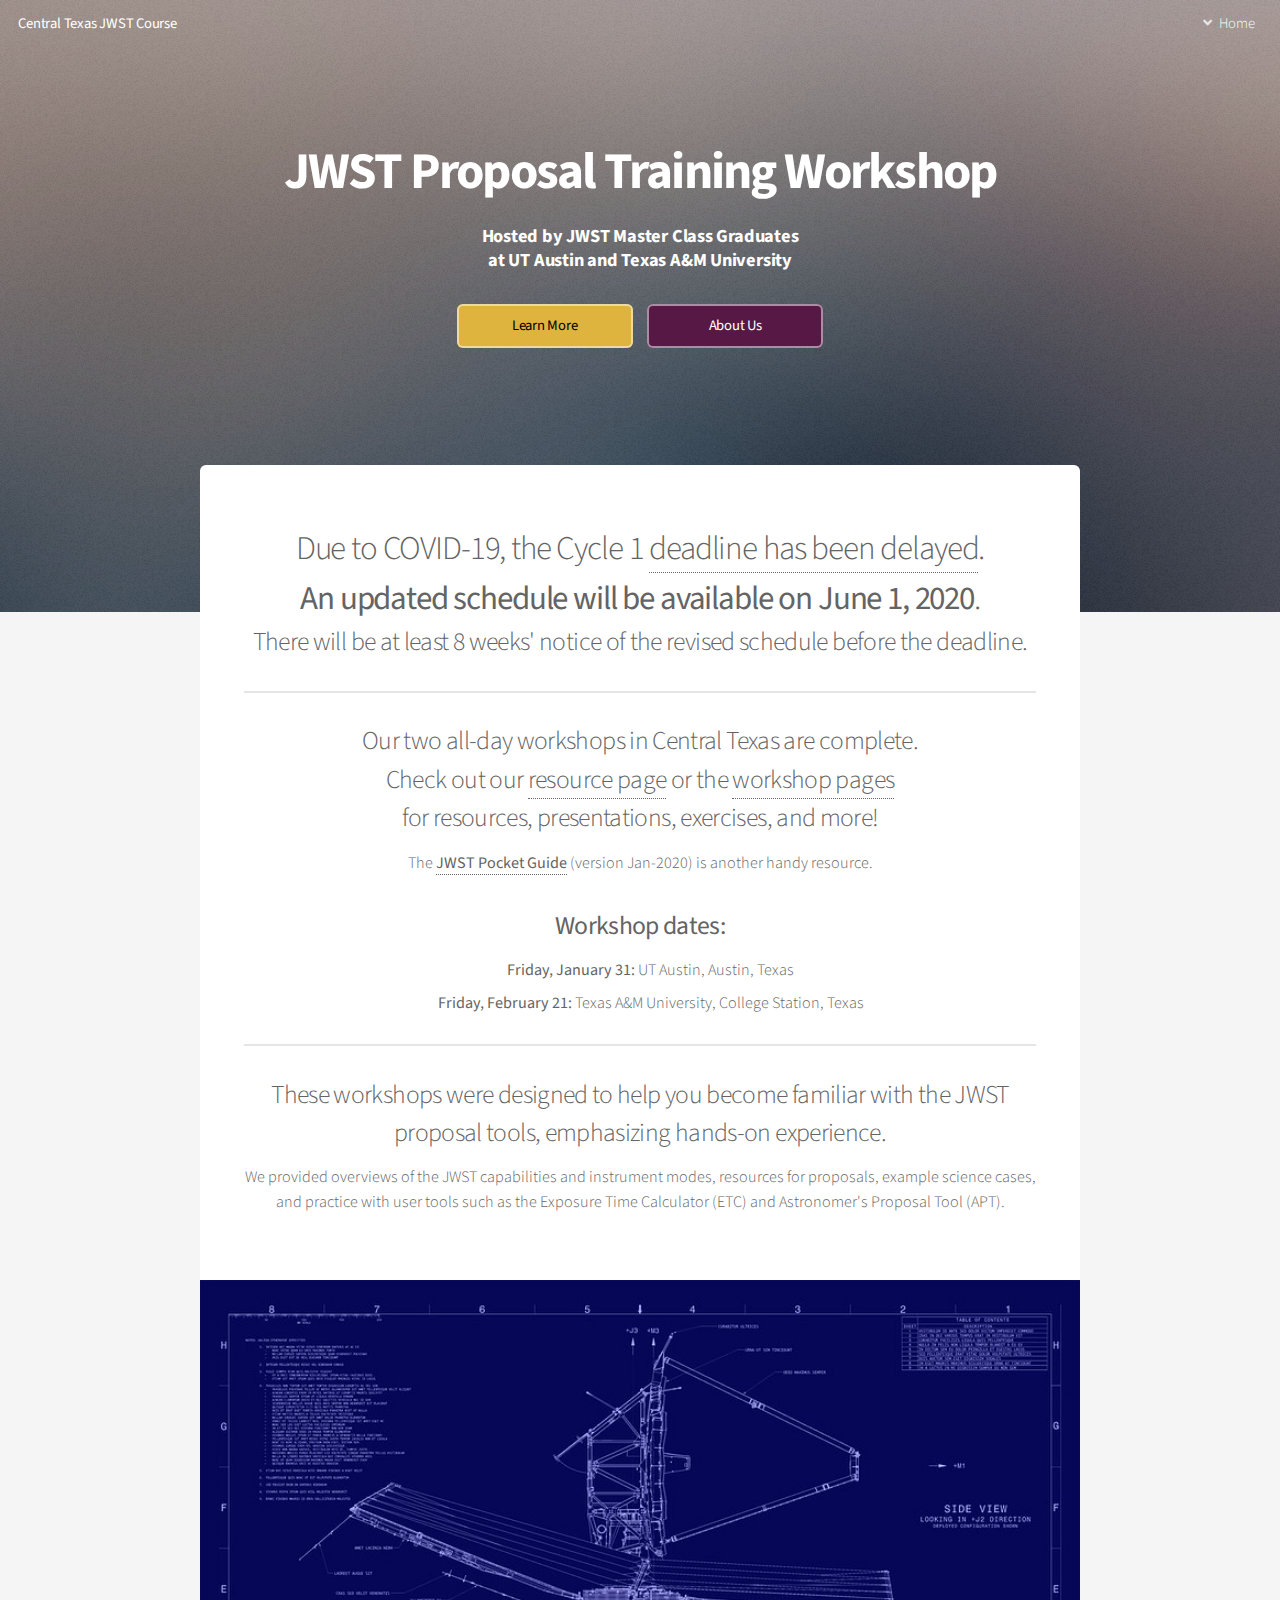
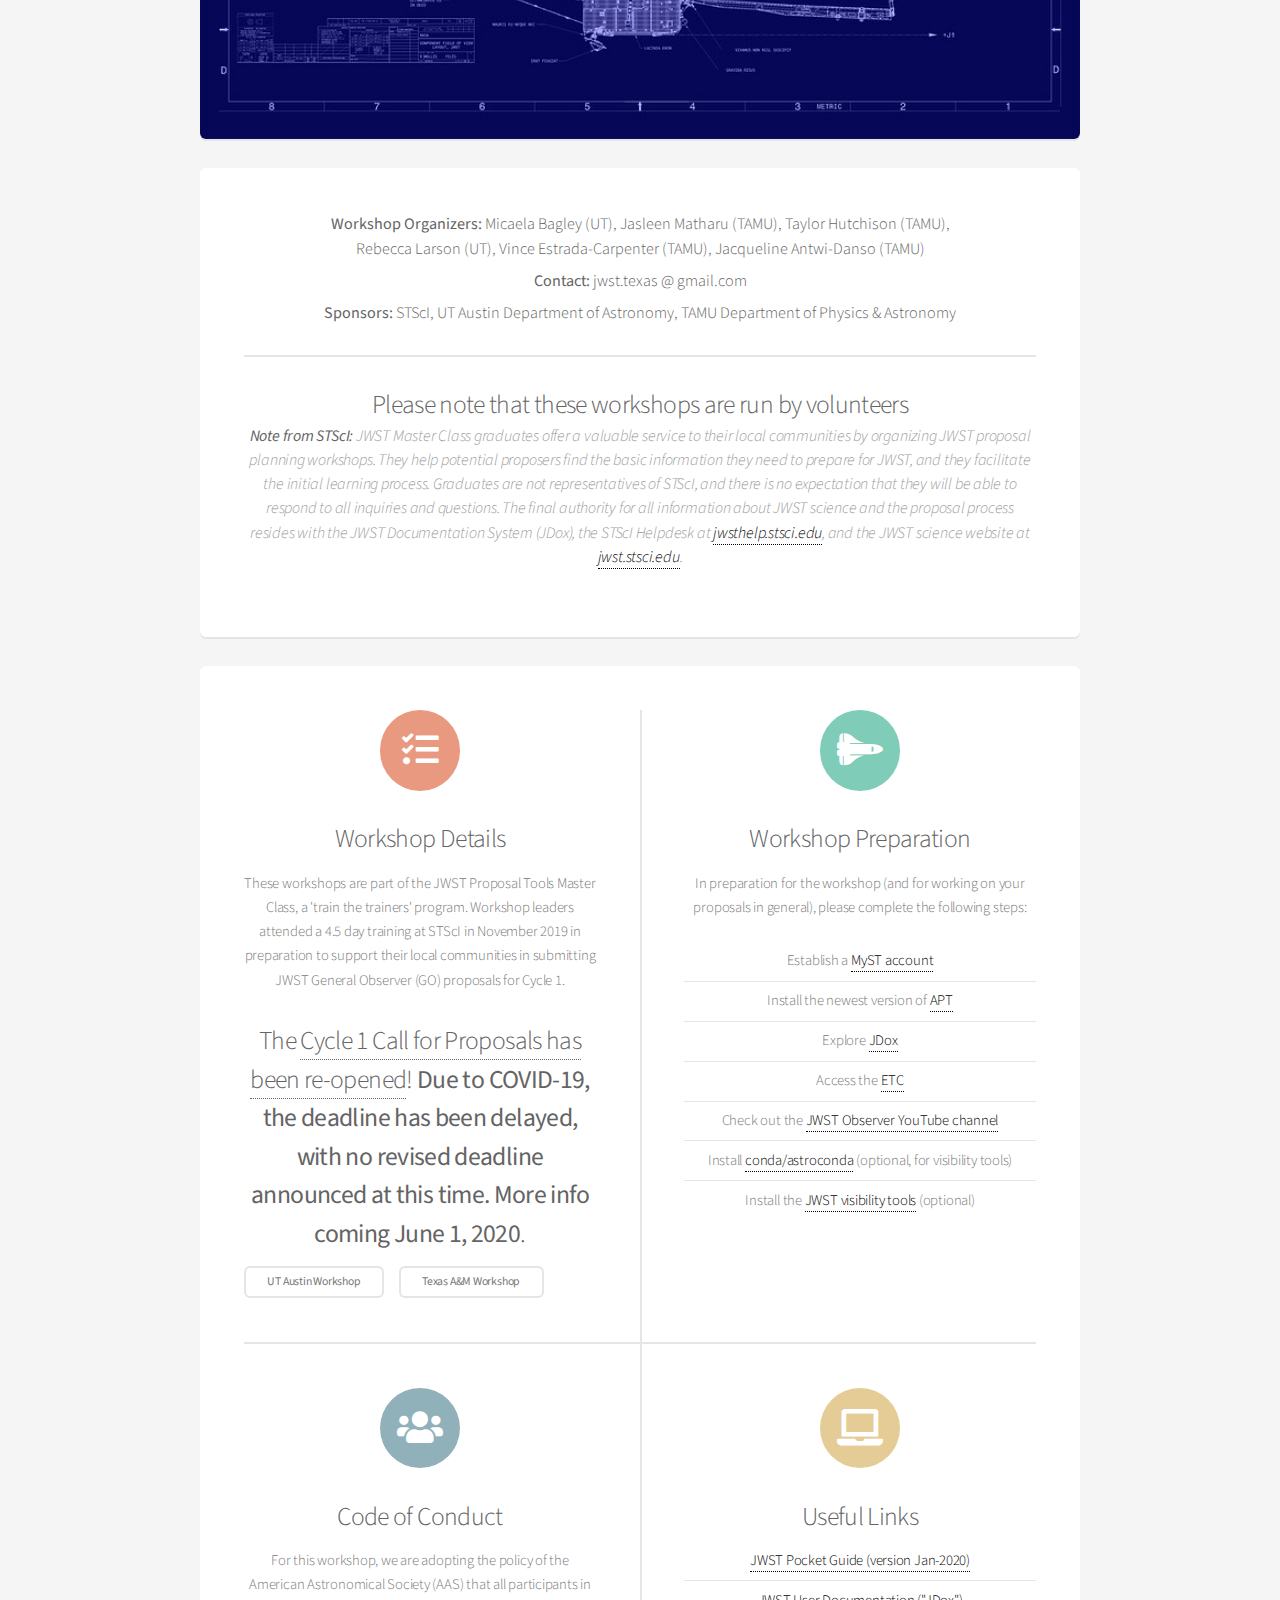
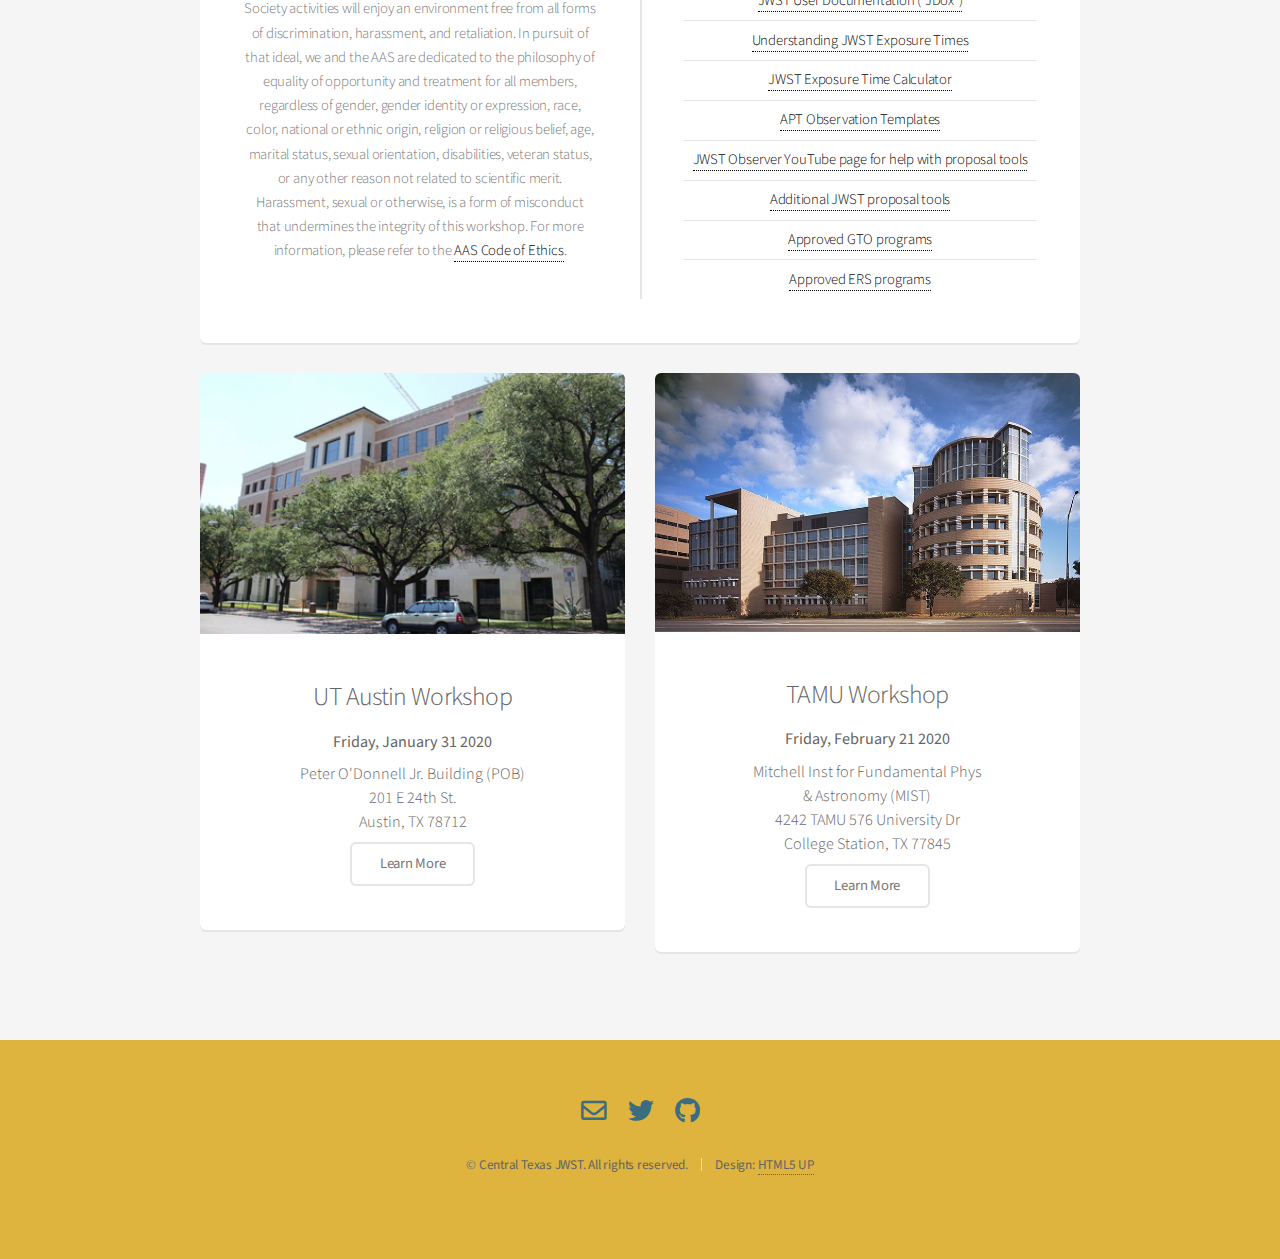
<file: index.html>
<!DOCTYPE HTML>
<!--
	JWST Master Course for Central Texas
-->
<html>
	<head>
		<title>Central Texas JWST Course</title>
		<meta charset="utf-8" />
		<meta name="viewport" content="width=device-width, initial-scale=1, user-scalable=no" />
		<link rel="shortcut icon" href="images/jwst.ico" type="image/x-icon">
		<link rel="stylesheet" href="assets/css/main.css" />
	</head>
	<body class="landing is-preload">
		<div id="page-wrapper">

			<!-- Header -->
				<header id="header" class="alt">
					<h1><a href="#">Central Texas JWST Course</a></h1>
					<nav id="nav">
						<ul>
							<li>
								<a href="index.html" class="icon solid fa-angle-down">Home</a>
								<ul>
									<li><a href="loc.html">&mdash; About Us &mdash;</a></li>
									<li><a href="utaustin.html">UT Austin Workshop</a></li>
									<li><a href="tamu.html">TAMU Workshop</a></li>
                                    <li><a href="resources.html">JWST Resources</a></li>
								</ul>
							</li>
					<!--		<li><a href="https://docs.google.com/forms/d/e/1FAIpQLSdl8t4m1bi1FndUq-moQ-uZKtt0jYo79kJSnoiqK08tA91J5w/viewform?usp=sf_link" class="button">Register</a></li> -->
						</ul>
					</nav>
				</header>

			<!-- Banner -->
				<section id="banner">
					<h2>JWST Proposal Training Workshop</h2>
					<p>Hosted by JWST Master Class Graduates <br>
                       at UT Austin and Texas A&M University</p>
					<ul class="actions special">
			<!--			<li><a href="https://docs.google.com/forms/d/e/1FAIpQLSdl8t4m1bi1FndUq-moQ-uZKtt0jYo79kJSnoiqK08tA91J5w/viewform?usp=sf_link" class="button primary">Register</a></li> -->
						<li><a href="#moreinfo" class="button" style='color:#000;background-color:#DEB33E'>Learn More</a></li>
						<li><a href="loc.html" class="button" style='color:#fff;background-color:#581845'>About Us</a></li>
					</ul>
				</section>

			<!-- Main -->
				<section id="main" class="container">

					<section class="box special">
                        <header class="major">
                            <h2>Due to COVID-19, the Cycle 1 <a href="http://www.stsci.edu/contents/news/jwst/2020/update-on-the-jwst-cycle-1-proposal-timeline" target="_blank">deadline has been delayed</a>.<br>
                               <b>An updated schedule will be available on June 1, 2020</b>.</h2>
                            <h3>There will be at least 8 weeks' notice of the revised schedule before the deadline.</h3>

                            <hr />

							<h3>Our two all-day workshops in Central Texas are complete. <br>
                            Check out our <a href="resources.html">resource page</a> or the <a href="#moreinfo">workshop pages</a><br>
                            for resources, presentations, exercises, and more!</h3>
							<h4>The <a href="http://www.stsci.edu/files/live/sites/www/files/home/jwst/instrumentation/_documents/jwst-pocket-guide.pdf"><strong>JWST Pocket Guide</strong></a> (version Jan-2020) is another handy resource.</h4>
                            
                             </br>
                       <!--     Join us in Central Texas <br> 
							for one of our two all-day workshops!</h2> -->
                          
	                        <h3><b>Workshop dates:</b></h3>
	                        <ul style="list-style-type:none;">
	                            <li><h4><b>Friday, January 31:</b> UT Austin, Austin, Texas</h4></li>
	                            <li><h4><b>Friday, February 21:</b> Texas A&M University, College Station, Texas</h4></li>
	                        </ul>
                            <hr />
                            <h3>These workshops were designed to help you become familiar with the JWST proposal tools, emphasizing hands-on experience.</h3>
                            <h4>We provided overviews of the JWST capabilities and instrument modes, resources for proposals, example science cases, and practice with user tools such as the Exposure Time Calculator (ETC) and Astronomer's Proposal Tool (APT).
                            </h4>
						</header>
						<span class="image featured"><img src="images/nasa_jwst_blueprint.jpg" alt="" /></span>
					</section>

                    <section class="box special">
                      <header>
               <!--         <h3>Registration is free, but space is limited. <a href="https://docs.google.com/forms/d/e/1FAIpQLSdl8t4m1bi1FndUq-moQ-uZKtt0jYo79kJSnoiqK08tA91J5w/viewform?usp=sf_link">RSVP</a> so we can plan for your attendance. Please also consider sending only one or two representatives from your research group to save space for other attendees.</h3> -->
<!--                        <h4>These workshops are part of the JWST Proposal Tools Master Class, a 'train the trainers' program. Workshop leaders attended a 4.5 day training at STScI in November 2019 in preparation to support their local communities in submitting JWST General Observer (GO) proposals in Cycle 1 (with an anticipated deadline of May 1, 2020).</h4> -->
                        <h4><b>Workshop Organizers:</b> Micaela Bagley (UT), Jasleen Matharu (TAMU), Taylor Hutchison (TAMU), <br />
                        Rebecca Larson (UT), Vince Estrada-Carpenter (TAMU), Jacqueline Antwi-Danso (TAMU)</h4>
                        <h4><b>Contact:</b> jwst.texas @ gmail.com</h4>
                        <h4><b>Sponsors:</b> STScI, UT Austin Department of Astronomy, TAMU Department of Physics &amp; Astronomy</h4> 

                        <hr />

                        <h3>Please note that these workshops are run by volunteers</h3>
							<p><b>Note from STScI:</b> JWST Master Class graduates offer a valuable service to their local
                                communities by organizing JWST proposal planning workshops. They
                                help potential proposers find the basic information they need to prepare
                                for JWST, and they facilitate the initial learning process. Graduates are
                                not representatives of STScI, and there is no expectation that they will be
                                able to respond to all inquiries and questions. The final authority for all
                                information about JWST science and the proposal process resides with
                                the JWST Documentation System (JDox), the STScI Helpdesk
                                at <a href="jwsthelp.stsci.edu">jwsthelp.stsci.edu</a>, and the JWST science 
                                website at <a href="jwst.stsci.edu">jwst.stsci.edu</a>.</p>
                      </header>
                    </section>

					<section class="box special features">
						<div class="features-row">
							<section>
								<span class="icon solid major fa-tasks accent2"></span>
								<h3>Workshop Details</h3>
								<p>These workshops are part of the JWST Proposal Tools Master Class, a 'train the trainers' program. Workshop leaders attended a 4.5 day training at STScI in November 2019 in preparation to support their local communities in submitting JWST General Observer (GO) proposals for Cycle 1.</p>
                                <h3>The <a href="http://www.stsci.edu/contents/news/jwst/2020/the-jwst-cycle-1-call-for-proposals-is-now-reopened" target="_blank">Cycle 1 Call for Proposals has been re-opened</a>! 
                                <b>Due to COVID-19, the deadline has been delayed, with no revised deadline announced at this time. More info coming June 1, 2020</b>.</h3>
                                <ul class="actions small">
                    <!--                <li><a href="https://docs.google.com/forms/d/e/1FAIpQLSdl8t4m1bi1FndUq-moQ-uZKtt0jYo79kJSnoiqK08tA91J5w/viewform?usp=sf_link" class="button special small">Register</a></li> -->
                                    <li><a href="utaustin.html" class="button alt small">UT Austin Workshop</a></li>
                                    <li><a href="tamu.html" class="button alt small">Texas A&M Workshop</a></li> 
                                </ul>
							</section>
							<section id="prep">
								<span class="icon solid major fa-space-shuttle accent3"></span>
								<h3>Workshop Preparation</h3>
								<p>In preparation for the workshop (and for working on your proposals in general), please complete the following steps:<p>
                                <ul class="alt">
                                    <li>Establish a <a href="https://proper.stsci.edu/proper/authentication/auth" target="_blank">MyST account</a></li>
                                    <li>Install the newest version of <a href="http://www.stsci.edu/scientific-community/software/astronomers-proposal-tool-apt" target="_blank">APT</a></li>
                                    <li>Explore <a href="https://jwst-docs.stsci.edu" target="_blank">JDox</a></li>
                                    <li>Access the <a href="https://jwst.etc.stsci.edu/" target="_blank">ETC</a></li>
                                    <li>Check out the <a href="https://www.youtube.com/channel/UCk5YwJLMUY2h5WkNuf3-ZhA" target="_blank">JWST Observer YouTube channel</a></li>
                                    <li>Install <a href="https://astroconda.readthedocs.io/en/latest/" target="_blank">conda/astroconda</a> (optional, for visibility tools)</li>
                                    <li>Install the <a href="https://jwst-docs.stsci.edu/jwst-other-tools/jwst-target-visibility-tools" target="_blank">JWST visibility tools</a> (optional)</li>
                                    </ul>
							</section>
						</div>
						<div class="features-row">
							<section>
								<span class="icon solid major fa-users accent4"></span>
								<h3>Code of Conduct</h3>
								<p>For this workshop, we are adopting the policy of the American Astronomical Society (AAS) that all participants in Society activities will enjoy an environment free from all forms of discrimination, harassment, and retaliation.  In pursuit of that ideal, we and the AAS are dedicated to the philosophy of equality of opportunity and treatment for all members, regardless of gender, gender identity or expression, race, color, national or ethnic origin, religion or religious belief, age, marital status, sexual orientation, disabilities, veteran status, or any other reason not related to scientific merit.  Harassment, sexual or otherwise, is a form of misconduct that undermines the integrity of this workshop.  For more information, please refer to the <a href="https://aas.org/ethics">AAS Code of Ethics</a>.</p>
							</section>
							<section>
								<span class="icon solid major fa-laptop accent5"></span>
								<h3>Useful Links</h3>
                                <ul class="alt">
                                    <li><a href="http://www.stsci.edu/files/live/sites/www/files/home/jwst/instrumentation/_documents/jwst-pocket-guide.pdf">JWST Pocket Guide (version Jan-2020)</a></li>
                                    <li><a href="https://jwst-docs.stsci.edu/">JWST User Documentation ("JDox")</a></li>
                                    <li><a href="https://jwst-docs.stsci.edu/understanding-exposure-times">Understanding JWST Exposure Times</a></li>
                                    <li><a href="https://jwst.etc.stsci.edu/">JWST Exposure Time Calculator</a></li>
                                    <li><a href="https://jwst-docs.stsci.edu/apt-observation-templates">APT Observation Templates</a></li>
                                    <li><a href="https://www.youtube.com/jwstobserver">JWST Observer YouTube page for help with proposal tools</a></li>
                                    <li><a href="https://jwst-docs.stsci.edu/jwst-other-tools">Additional JWST proposal tools</a></li>
                                    
                                    <li><a href="http://www.stsci.edu/jwst/observing-programs/approved-gto-programs">Approved GTO programs</a></li>
                                    <li><a href="http://www.stsci.edu/jwst/observing-programs/approved-ers-programs">Approved ERS programs</a></li> 
                                </ul>
							</section>
						</div>
					</section>

					<div class="row">
						<div class="col-6 col-12-narrower">
							<section id="moreinfo" class="box special">
								<span class="image featured"><img src="images/peter_odonell_building.jpg" alt="" /></span>
								<h3>UT Austin Workshop</h3>
								<h4><b>Friday, January 31 2020</b></h4>
								<h4>Peter O'Donnell Jr. Building (POB) </br>
										201 E 24th St. </br>
										Austin, TX 78712</h4>
								<ul class="actions special">
									<li><a href="utaustin.html" class="button alt">Learn More</a></li>
								</ul>
							</section>

						</div>
						<div class="col-6 col-12-narrower">

							<section class="box special">
								<span class="image featured"><img src="images/mitchell_building.jpg" alt="" /></span>
								<h3>TAMU Workshop</h3>
								<h4><b>Friday, February 21 2020</b></h4>
								<h4>Mitchell Inst for Fundamental Phys 
										</br>& Astronomy (MIST) </br>
										4242 TAMU 576 University Dr </br>
										College Station, TX 77845</h4>
								<ul class="actions special">
									<li><a href="tamu.html" class="button alt">Learn More</a></li>
								</ul>
							</section>
						</div>
					</div>

				</section>

			<!-- Footer -->
				<footer id="footer">
					<ul class="icons">
                        <li><a href="mailto:jwst.texas@gmail.com" class="icon fa-envelope"><span class="label">Email</span></a></li>
						<li><a href="https://twitter.com/jwst_TXmaster" target="_blank" class="icon brands fa-twitter"><span class="label">Twitter</span></a></li>
						<li><a href="https://github.com/jwst-texas-master-scholars" target="_blank" class="icon brands fa-github"><span class="label">Github</span></a></li>
					</ul>
					<ul class="copyright">
						<li>&copy; <b>Central Texas JWST. All rights reserved.</b></li><li><b>Design: <a href="http://html5up.net">HTML5 UP</a></b></li>
					</ul>
				</footer>

		</div>

		<!-- Scripts -->
			<script src="assets/js/jquery.min.js"></script>
			<script src="assets/js/jquery.dropotron.min.js"></script>
			<script src="assets/js/jquery.scrollex.min.js"></script>
			<script src="assets/js/browser.min.js"></script>
			<script src="assets/js/breakpoints.min.js"></script>
			<script src="assets/js/util.js"></script>
			<script src="assets/js/main.js"></script>

	</body>
</html>
</file>
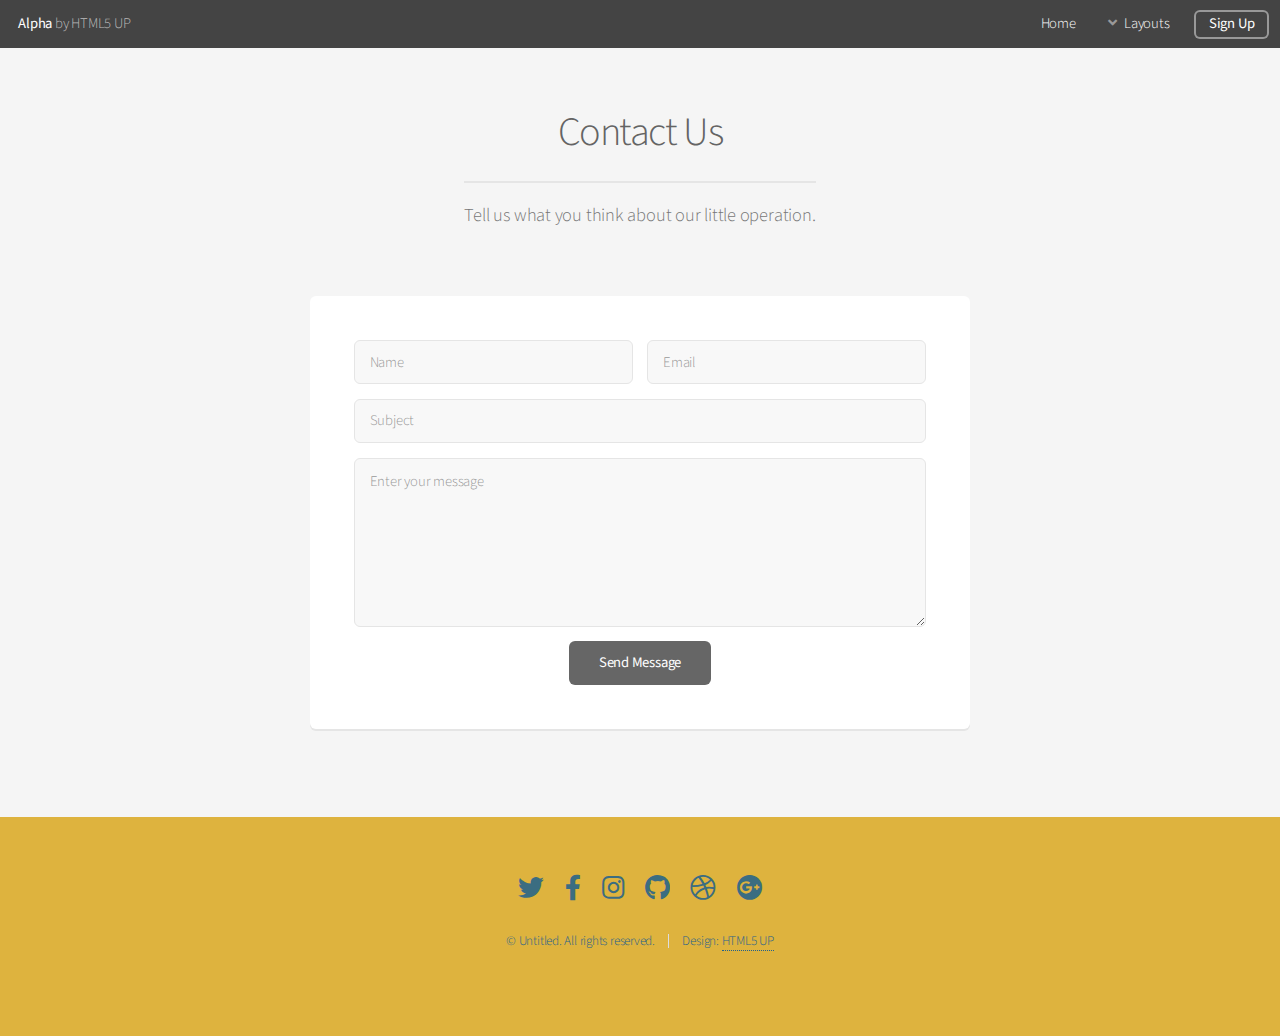
<file: contact.html>
<!DOCTYPE HTML>
<!--
	Alpha by HTML5 UP
	html5up.net | @ajlkn
	Free for personal and commercial use under the CCA 3.0 license (html5up.net/license)
-->
<html>
	<head>
		<title>Contact - Alpha by HTML5 UP</title>
		<meta charset="utf-8" />
		<meta name="viewport" content="width=device-width, initial-scale=1, user-scalable=no" />
		<link rel="stylesheet" href="assets/css/main.css" />
	</head>
	<body class="is-preload">
		<div id="page-wrapper">

			<!-- Header -->
				<header id="header">
					<h1><a href="index.html">Alpha</a> by HTML5 UP</h1>
					<nav id="nav">
						<ul>
							<li><a href="index.html">Home</a></li>
							<li>
								<a href="#" class="icon solid fa-angle-down">Layouts</a>
								<ul>
									<li><a href="generic.html">Generic</a></li>
									<li><a href="contact.html">Contact</a></li>
									<li><a href="elements.html">Elements</a></li>
									<li>
										<a href="#">Submenu</a>
										<ul>
											<li><a href="#">Option One</a></li>
											<li><a href="#">Option Two</a></li>
											<li><a href="#">Option Three</a></li>
											<li><a href="#">Option Four</a></li>
										</ul>
									</li>
								</ul>
							</li>
							<li><a href="#" class="button">Sign Up</a></li>
						</ul>
					</nav>
				</header>

			<!-- Main -->
				<section id="main" class="container medium">
					<header>
						<h2>Contact Us</h2>
						<p>Tell us what you think about our little operation.</p>
					</header>
					<div class="box">
						<form method="post" action="#">
							<div class="row gtr-50 gtr-uniform">
								<div class="col-6 col-12-mobilep">
									<input type="text" name="name" id="name" value="" placeholder="Name" />
								</div>
								<div class="col-6 col-12-mobilep">
									<input type="email" name="email" id="email" value="" placeholder="Email" />
								</div>
								<div class="col-12">
									<input type="text" name="subject" id="subject" value="" placeholder="Subject" />
								</div>
								<div class="col-12">
									<textarea name="message" id="message" placeholder="Enter your message" rows="6"></textarea>
								</div>
								<div class="col-12">
									<ul class="actions special">
										<li><input type="submit" value="Send Message" /></li>
									</ul>
								</div>
							</div>
						</form>
					</div>
				</section>

			<!-- Footer -->
				<footer id="footer">
					<ul class="icons">
						<li><a href="#" class="icon brands fa-twitter"><span class="label">Twitter</span></a></li>
						<li><a href="#" class="icon brands fa-facebook-f"><span class="label">Facebook</span></a></li>
						<li><a href="#" class="icon brands fa-instagram"><span class="label">Instagram</span></a></li>
						<li><a href="#" class="icon brands fa-github"><span class="label">Github</span></a></li>
						<li><a href="#" class="icon brands fa-dribbble"><span class="label">Dribbble</span></a></li>
						<li><a href="#" class="icon brands fa-google-plus"><span class="label">Google+</span></a></li>
					</ul>
					<ul class="copyright">
						<li>&copy; Untitled. All rights reserved.</li><li>Design: <a href="http://html5up.net">HTML5 UP</a></li>
					</ul>
				</footer>

		</div>

		<!-- Scripts -->
			<script src="assets/js/jquery.min.js"></script>
			<script src="assets/js/jquery.dropotron.min.js"></script>
			<script src="assets/js/jquery.scrollex.min.js"></script>
			<script src="assets/js/browser.min.js"></script>
			<script src="assets/js/breakpoints.min.js"></script>
			<script src="assets/js/util.js"></script>
			<script src="assets/js/main.js"></script>

	</body>
</html>
</file>
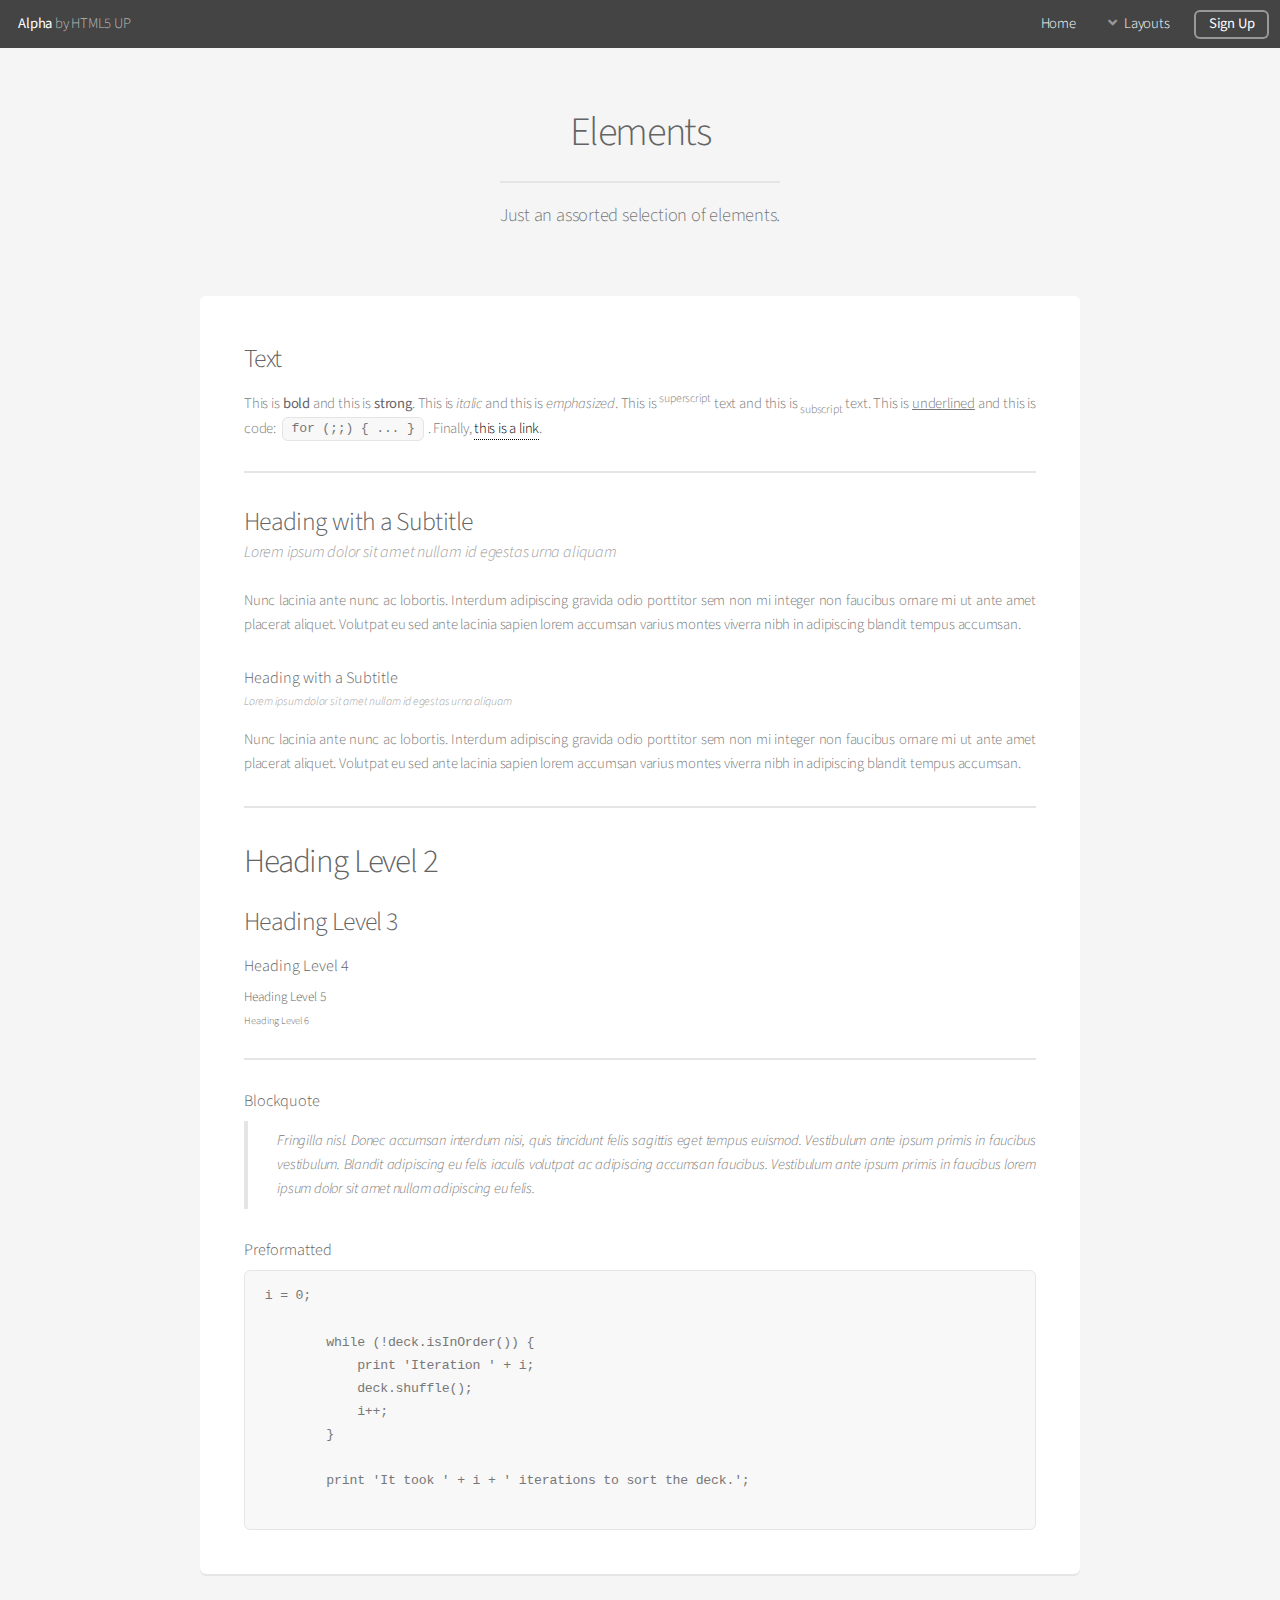
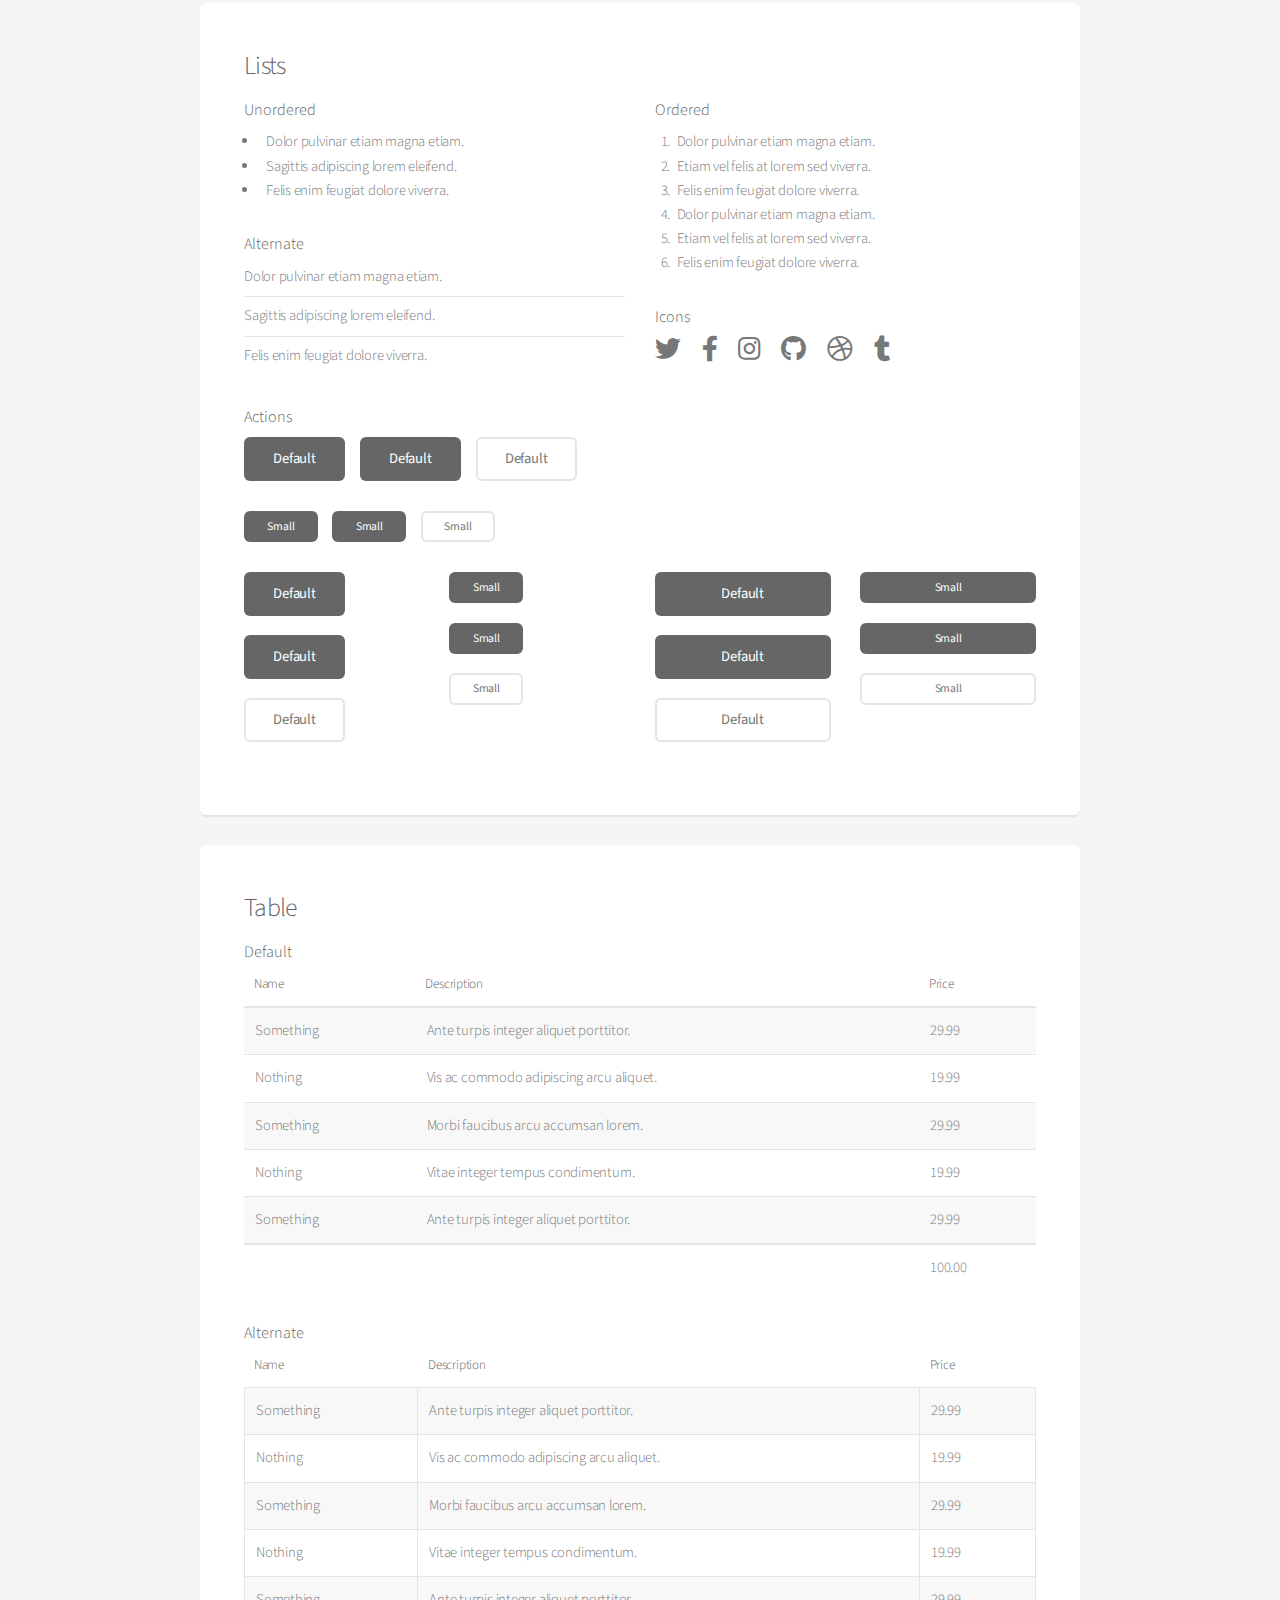
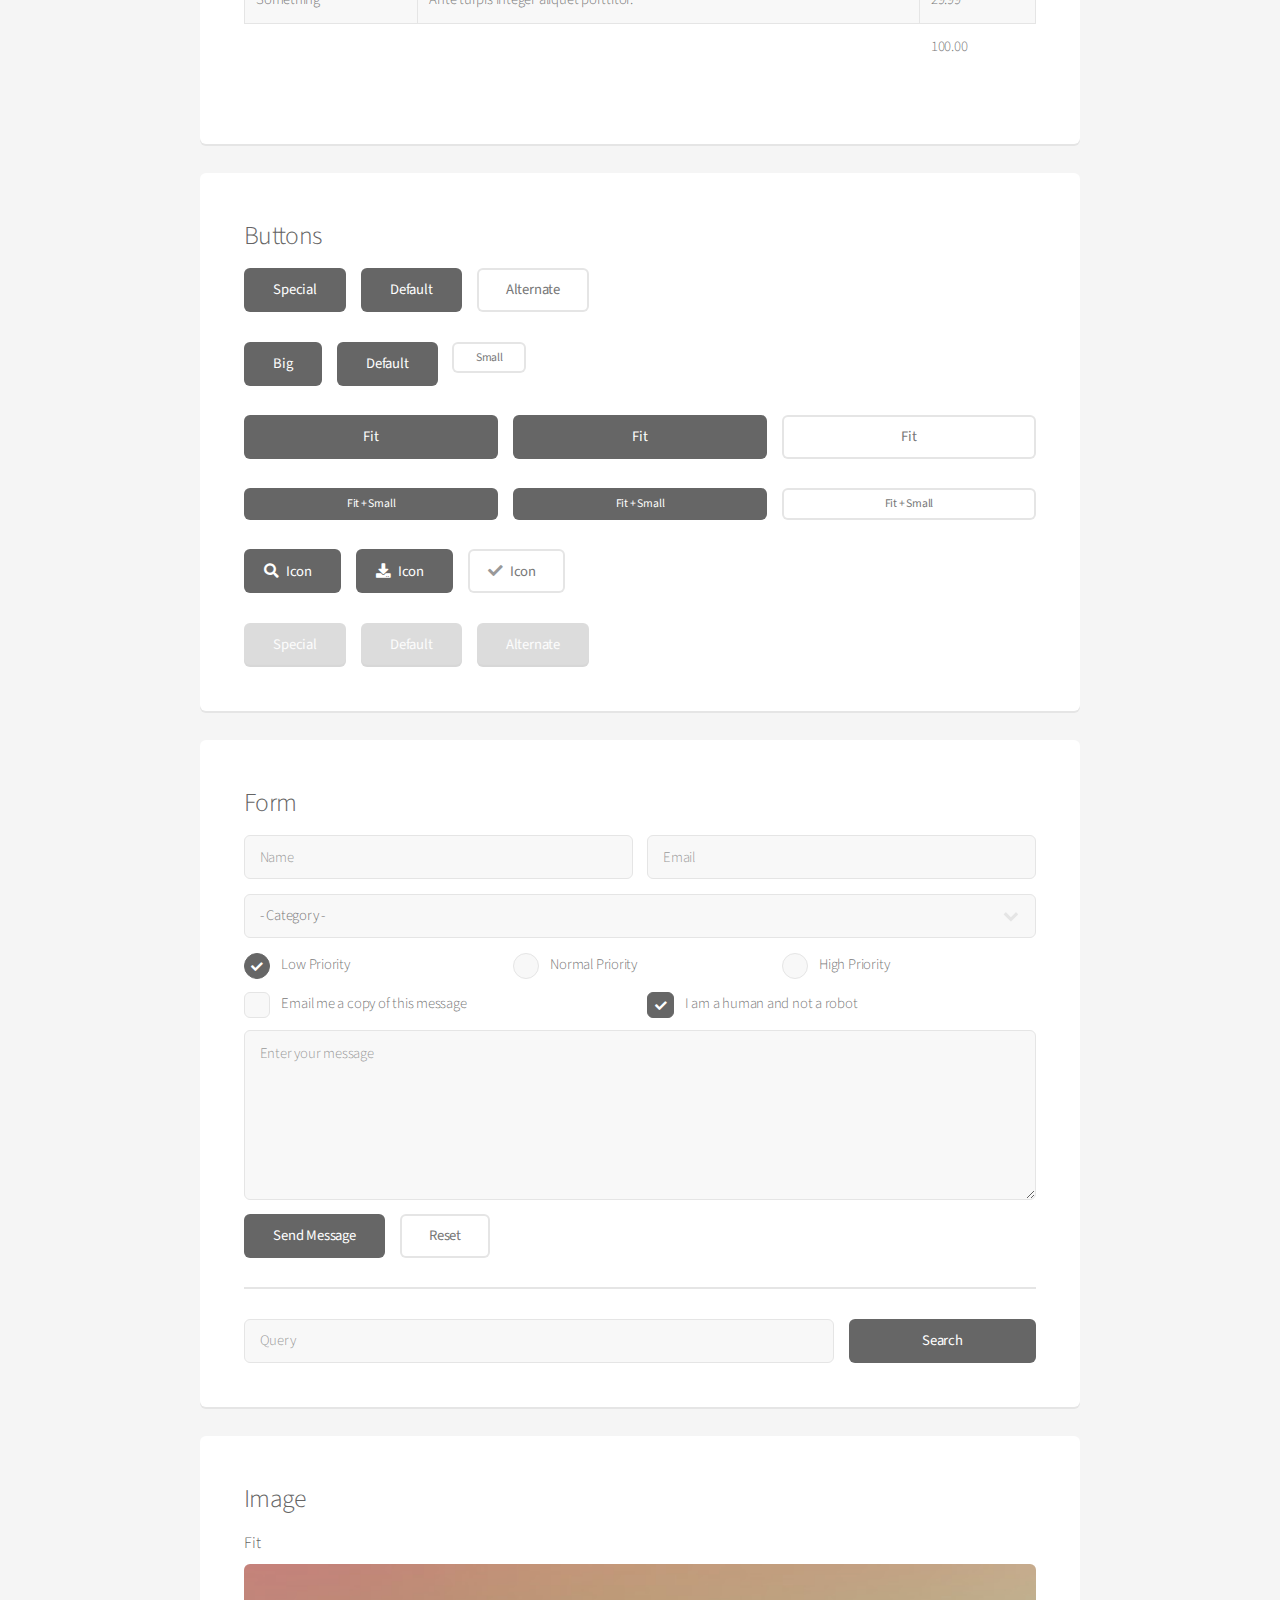
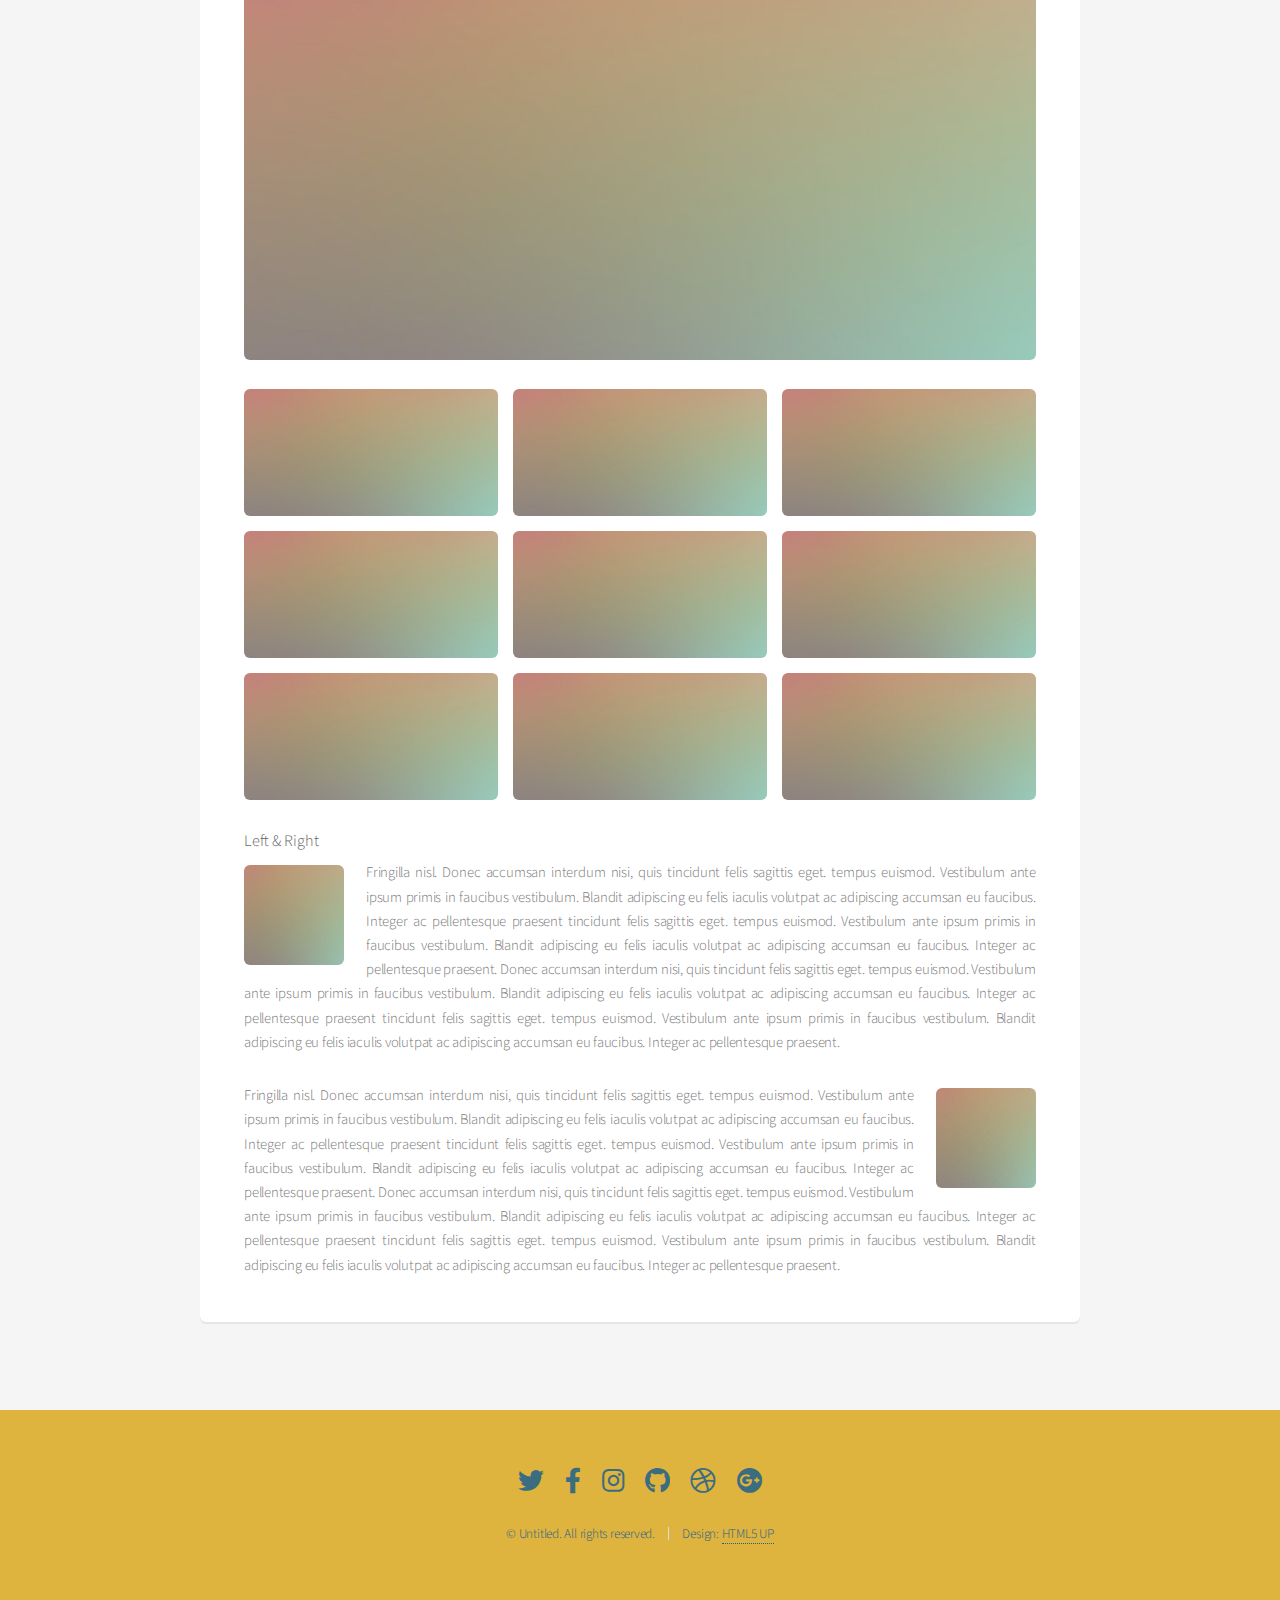
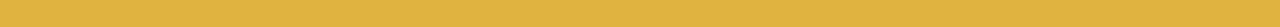
<file: elements.html>
<!DOCTYPE HTML>
<!--
	Alpha by HTML5 UP
	html5up.net | @ajlkn
	Free for personal and commercial use under the CCA 3.0 license (html5up.net/license)
-->
<html>
	<head>
		<title>Elements - Alpha by HTML5 UP</title>
		<meta charset="utf-8" />
		<meta name="viewport" content="width=device-width, initial-scale=1, user-scalable=no" />
		<link rel="stylesheet" href="assets/css/main.css" />
	</head>
	<body class="is-preload">
		<div id="page-wrapper">

			<!-- Header -->
				<header id="header">
					<h1><a href="index.html">Alpha</a> by HTML5 UP</h1>
					<nav id="nav">
						<ul>
							<li><a href="index.html">Home</a></li>
							<li>
								<a href="#" class="icon solid fa-angle-down">Layouts</a>
								<ul>
									<li><a href="generic.html">Generic</a></li>
									<li><a href="contact.html">Contact</a></li>
									<li><a href="elements.html">Elements</a></li>
									<li>
										<a href="#">Submenu</a>
										<ul>
											<li><a href="#">Option One</a></li>
											<li><a href="#">Option Two</a></li>
											<li><a href="#">Option Three</a></li>
											<li><a href="#">Option Four</a></li>
										</ul>
									</li>
								</ul>
							</li>
							<li><a href="#" class="button">Sign Up</a></li>
						</ul>
					</nav>
				</header>

			<!-- Main -->
				<section id="main" class="container">
					<header>
						<h2>Elements</h2>
						<p>Just an assorted selection of elements.</p>
					</header>
					<div class="row">
						<div class="col-12">

							<!-- Text -->
								<section class="box">
									<h3>Text</h3>
									<p>This is <b>bold</b> and this is <strong>strong</strong>. This is <i>italic</i> and this is <em>emphasized</em>.
									This is <sup>superscript</sup> text and this is <sub>subscript</sub> text.
									This is <u>underlined</u> and this is code: <code>for (;;) { ... }</code>. Finally, <a href="#">this is a link</a>.</p>

									<hr />

									<header>
										<h3>Heading with a Subtitle</h3>
										<p>Lorem ipsum dolor sit amet nullam id egestas urna aliquam</p>
									</header>
									<p>Nunc lacinia ante nunc ac lobortis. Interdum adipiscing gravida odio porttitor sem non mi integer non faucibus ornare mi ut ante amet placerat aliquet. Volutpat eu sed ante lacinia sapien lorem accumsan varius montes viverra nibh in adipiscing blandit tempus accumsan.</p>
									<header>
										<h4>Heading with a Subtitle</h4>
										<p>Lorem ipsum dolor sit amet nullam id egestas urna aliquam</p>
									</header>
									<p>Nunc lacinia ante nunc ac lobortis. Interdum adipiscing gravida odio porttitor sem non mi integer non faucibus ornare mi ut ante amet placerat aliquet. Volutpat eu sed ante lacinia sapien lorem accumsan varius montes viverra nibh in adipiscing blandit tempus accumsan.</p>

									<hr />

									<h2>Heading Level 2</h2>
									<h3>Heading Level 3</h3>
									<h4>Heading Level 4</h4>
									<h5>Heading Level 5</h5>
									<h6>Heading Level 6</h6>

									<hr />

									<h4>Blockquote</h4>
									<blockquote>Fringilla nisl. Donec accumsan interdum nisi, quis tincidunt felis sagittis eget tempus euismod. Vestibulum ante ipsum primis in faucibus vestibulum. Blandit adipiscing eu felis iaculis volutpat ac adipiscing accumsan faucibus. Vestibulum ante ipsum primis in faucibus lorem ipsum dolor sit amet nullam adipiscing eu felis.</blockquote>

									<h4>Preformatted</h4>
									<pre>i = 0;

	while (!deck.isInOrder()) {
	    print 'Iteration ' + i;
	    deck.shuffle();
	    i++;
	}

	print 'It took ' + i + ' iterations to sort the deck.';
	</pre>
								</section>

						</div>
					</div>
					<div class="row">
						<div class="col-12">

							<!-- Lists -->
								<section class="box">
									<h3>Lists</h3>
									<div class="row">
										<div class="col-6 col-12-mobilep">

											<h4>Unordered</h4>
											<ul>
												<li>Dolor pulvinar etiam magna etiam.</li>
												<li>Sagittis adipiscing lorem eleifend.</li>
												<li>Felis enim feugiat dolore viverra.</li>
											</ul>

											<h4>Alternate</h4>
											<ul class="alt">
												<li>Dolor pulvinar etiam magna etiam.</li>
												<li>Sagittis adipiscing lorem eleifend.</li>
												<li>Felis enim feugiat dolore viverra.</li>
											</ul>

										</div>
										<div class="col-6 col-12-mobilep">

											<h4>Ordered</h4>
											<ol>
												<li>Dolor pulvinar etiam magna etiam.</li>
												<li>Etiam vel felis at lorem sed viverra.</li>
												<li>Felis enim feugiat dolore viverra.</li>
												<li>Dolor pulvinar etiam magna etiam.</li>
												<li>Etiam vel felis at lorem sed viverra.</li>
												<li>Felis enim feugiat dolore viverra.</li>
											</ol>

											<h4>Icons</h4>
											<ul class="icons">
												<li><a href="#" class="icon brands fa-twitter"><span class="label">Twitter</span></a></li>
												<li><a href="#" class="icon brands fa-facebook-f"><span class="label">Facebook</span></a></li>
												<li><a href="#" class="icon brands fa-instagram"><span class="label">Instagram</span></a></li>
												<li><a href="#" class="icon brands fa-github"><span class="label">Github</span></a></li>
												<li><a href="#" class="icon brands fa-dribbble"><span class="label">Dribbble</span></a></li>
												<li><a href="#" class="icon brands fa-tumblr"><span class="label">Tumblr</span></a></li>
											</ul>

										</div>
									</div>

									<h4>Actions</h4>
									<ul class="actions">
										<li><a href="#" class="button special">Default</a></li>
										<li><a href="#" class="button">Default</a></li>
										<li><a href="#" class="button alt">Default</a></li>
									</ul>
									<ul class="actions small">
										<li><a href="#" class="button special small">Small</a></li>
										<li><a href="#" class="button small">Small</a></li>
										<li><a href="#" class="button alt small">Small</a></li>
									</ul>
									<div class="row">
										<div class="col-3 col-6-narrower col-12-mobilep">
											<ul class="actions stacked">
												<li><a href="#" class="button special">Default</a></li>
												<li><a href="#" class="button">Default</a></li>
												<li><a href="#" class="button alt">Default</a></li>
											</ul>
										</div>
										<div class="col-3 col-6-narrower col-12-mobilep">
											<ul class="actions stacked">
												<li><a href="#" class="button special small">Small</a></li>
												<li><a href="#" class="button small">Small</a></li>
												<li><a href="#" class="button alt small">Small</a></li>
											</ul>
										</div>
										<div class="col-3 col-6-narrower col-12-mobilep">
											<ul class="actions stacked">
												<li><a href="#" class="button special fit">Default</a></li>
												<li><a href="#" class="button fit">Default</a></li>
												<li><a href="#" class="button alt fit">Default</a></li>
											</ul>
										</div>
										<div class="col-3 col-6-narrower col-12-mobilep">
											<ul class="actions stacked">
												<li><a href="#" class="button special small fit">Small</a></li>
												<li><a href="#" class="button small fit">Small</a></li>
												<li><a href="#" class="button alt small fit">Small</a></li>
											</ul>
										</div>
									</div>
								</section>

						</div>
					</div>
					<div class="row">
						<div class="col-12">

							<!-- Table -->
								<section class="box">
									<h3>Table</h3>

									<h4>Default</h4>
									<div class="table-wrapper">
										<table>
											<thead>
												<tr>
													<th>Name</th>
													<th>Description</th>
													<th>Price</th>
												</tr>
											</thead>
											<tbody>
												<tr>
													<td>Something</td>
													<td>Ante turpis integer aliquet porttitor.</td>
													<td>29.99</td>
												</tr>
												<tr>
													<td>Nothing</td>
													<td>Vis ac commodo adipiscing arcu aliquet.</td>
													<td>19.99</td>
												</tr>
												<tr>
													<td>Something</td>
													<td> Morbi faucibus arcu accumsan lorem.</td>
													<td>29.99</td>
												</tr>
												<tr>
													<td>Nothing</td>
													<td>Vitae integer tempus condimentum.</td>
													<td>19.99</td>
												</tr>
												<tr>
													<td>Something</td>
													<td>Ante turpis integer aliquet porttitor.</td>
													<td>29.99</td>
												</tr>
											</tbody>
											<tfoot>
												<tr>
													<td colspan="2"></td>
													<td>100.00</td>
												</tr>
											</tfoot>
										</table>
									</div>

									<h4>Alternate</h4>
									<div class="table-wrapper">
										<table class="alt">
											<thead>
												<tr>
													<th>Name</th>
													<th>Description</th>
													<th>Price</th>
												</tr>
											</thead>
											<tbody>
												<tr>
													<td>Something</td>
													<td>Ante turpis integer aliquet porttitor.</td>
													<td>29.99</td>
												</tr>
												<tr>
													<td>Nothing</td>
													<td>Vis ac commodo adipiscing arcu aliquet.</td>
													<td>19.99</td>
												</tr>
												<tr>
													<td>Something</td>
													<td> Morbi faucibus arcu accumsan lorem.</td>
													<td>29.99</td>
												</tr>
												<tr>
													<td>Nothing</td>
													<td>Vitae integer tempus condimentum.</td>
													<td>19.99</td>
												</tr>
												<tr>
													<td>Something</td>
													<td>Ante turpis integer aliquet porttitor.</td>
													<td>29.99</td>
												</tr>
											</tbody>
											<tfoot>
												<tr>
													<td colspan="2"></td>
													<td>100.00</td>
												</tr>
											</tfoot>
										</table>
									</div>
								</section>

						</div>
					</div>
					<div class="row">
						<div class="col-12">

							<!-- Buttons -->
								<section class="box">
									<h3>Buttons</h3>
									<ul class="actions">
										<li><a href="#" class="button special">Special</a></li>
										<li><a href="#" class="button">Default</a></li>
										<li><a href="#" class="button alt">Alternate</a></li>
									</ul>
									<ul class="actions">
										<li><a href="#" class="button special big">Big</a></li>
										<li><a href="#" class="button">Default</a></li>
										<li><a href="#" class="button alt small">Small</a></li>
									</ul>
									<ul class="actions fit">
										<li><a href="#" class="button special fit">Fit</a></li>
										<li><a href="#" class="button fit">Fit</a></li>
										<li><a href="#" class="button alt fit">Fit</a></li>
									</ul>
									<ul class="actions fit small">
										<li><a href="#" class="button special fit small">Fit + Small</a></li>
										<li><a href="#" class="button fit small">Fit + Small</a></li>
										<li><a href="#" class="button alt fit small">Fit + Small</a></li>
									</ul>
									<ul class="actions">
										<li><a href="#" class="button special icon solid fa-search">Icon</a></li>
										<li><a href="#" class="button icon solid fa-download">Icon</a></li>
										<li><a href="#" class="button alt icon solid fa-check">Icon</a></li>
									</ul>
									<ul class="actions">
										<li><span class="button special disabled">Special</span></li>
										<li><span class="button disabled">Default</span></li>
										<li><span class="button alt disabled">Alternate</span></li>
									</ul>
								</section>

						</div>
					</div>
					<div class="row">
						<div class="col-12">

							<!-- Form -->
								<section class="box">
									<h3>Form</h3>
									<form method="post" action="#">
										<div class="row gtr-uniform gtr-50">
											<div class="col-6 col-12-mobilep">
												<input type="text" name="name" id="name" value="" placeholder="Name" />
											</div>
											<div class="col-6 col-12-mobilep">
												<input type="email" name="email" id="email" value="" placeholder="Email" />
											</div>
											<div class="col-12">
												<select name="category" id="category">
													<option value="">- Category -</option>
													<option value="1">Manufacturing</option>
													<option value="1">Shipping</option>
													<option value="1">Administration</option>
													<option value="1">Human Resources</option>
												</select>
											</div>
											<div class="col-4 col-12-narrower">
												<input type="radio" id="priority-low" name="priority" checked>
												<label for="priority-low">Low Priority</label>
											</div>
											<div class="col-4 col-12-narrower">
												<input type="radio" id="priority-normal" name="priority">
												<label for="priority-normal">Normal Priority</label>
											</div>
											<div class="col-4 col-12-narrower">
												<input type="radio" id="priority-high" name="priority">
												<label for="priority-high">High Priority</label>
											</div>
											<div class="col-6 col-12-narrower">
												<input type="checkbox" id="copy" name="copy">
												<label for="copy">Email me a copy of this message</label>
											</div>
											<div class="col-6 col-12-narrower">
												<input type="checkbox" id="human" name="human" checked>
												<label for="human">I am a human and not a robot</label>
											</div>
											<div class="col-12">
												<textarea name="message" id="message" placeholder="Enter your message" rows="6"></textarea>
											</div>
											<div class="col-12">
												<ul class="actions">
													<li><input type="submit" value="Send Message" /></li>
													<li><input type="reset" value="Reset" class="alt" /></li>
												</ul>
											</div>
										</div>
									</form>

									<hr />

									<form method="post" action="#">
										<div class="row gtr-uniform gtr-50">
											<div class="col-9 col-12-mobilep">
												<input type="text" name="query" id="query" value="" placeholder="Query" />
											</div>
											<div class="col-3 col-12-mobilep">
												<input type="submit" value="Search" class="fit" />
											</div>
										</div>
									</form>
								</section>

						</div>
					</div>
					<div class="row">
						<div class="col-12">

							<!-- Image -->
								<section class="box">
									<h3>Image</h3>
									<h4>Fit</h4>
									<span class="image fit"><img src="images/pic04.jpg" alt="" /></span>
									<div class="box alt">
										<div class="row gtr-50 gtr-uniform">
											<div class="col-4"><span class="image fit"><img src="images/pic04.jpg" alt="" /></span></div>
											<div class="col-4"><span class="image fit"><img src="images/pic04.jpg" alt="" /></span></div>
											<div class="col-4"><span class="image fit"><img src="images/pic04.jpg" alt="" /></span></div>
											<div class="col-4"><span class="image fit"><img src="images/pic04.jpg" alt="" /></span></div>
											<div class="col-4"><span class="image fit"><img src="images/pic04.jpg" alt="" /></span></div>
											<div class="col-4"><span class="image fit"><img src="images/pic04.jpg" alt="" /></span></div>
											<div class="col-4"><span class="image fit"><img src="images/pic04.jpg" alt="" /></span></div>
											<div class="col-4"><span class="image fit"><img src="images/pic04.jpg" alt="" /></span></div>
											<div class="col-4"><span class="image fit"><img src="images/pic04.jpg" alt="" /></span></div>
										</div>
									</div>

									<h4>Left &amp; Right</h4>
									<p><span class="image left"><img src="images/pic05.jpg" alt="" /></span>Fringilla nisl. Donec accumsan interdum nisi, quis tincidunt felis sagittis eget. tempus euismod. Vestibulum ante ipsum primis in faucibus vestibulum. Blandit adipiscing eu felis iaculis volutpat ac adipiscing accumsan eu faucibus. Integer ac pellentesque praesent tincidunt felis sagittis eget. tempus euismod. Vestibulum ante ipsum primis in faucibus vestibulum. Blandit adipiscing eu felis iaculis volutpat ac adipiscing accumsan eu faucibus. Integer ac pellentesque praesent. Donec accumsan interdum nisi, quis tincidunt felis sagittis eget. tempus euismod. Vestibulum ante ipsum primis in faucibus vestibulum. Blandit adipiscing eu felis iaculis volutpat ac adipiscing accumsan eu faucibus. Integer ac pellentesque praesent tincidunt felis sagittis eget. tempus euismod. Vestibulum ante ipsum primis in faucibus vestibulum. Blandit adipiscing eu felis iaculis volutpat ac adipiscing accumsan eu faucibus. Integer ac pellentesque praesent.</p>
									<p><span class="image right"><img src="images/pic05.jpg" alt="" /></span>Fringilla nisl. Donec accumsan interdum nisi, quis tincidunt felis sagittis eget. tempus euismod. Vestibulum ante ipsum primis in faucibus vestibulum. Blandit adipiscing eu felis iaculis volutpat ac adipiscing accumsan eu faucibus. Integer ac pellentesque praesent tincidunt felis sagittis eget. tempus euismod. Vestibulum ante ipsum primis in faucibus vestibulum. Blandit adipiscing eu felis iaculis volutpat ac adipiscing accumsan eu faucibus. Integer ac pellentesque praesent. Donec accumsan interdum nisi, quis tincidunt felis sagittis eget. tempus euismod. Vestibulum ante ipsum primis in faucibus vestibulum. Blandit adipiscing eu felis iaculis volutpat ac adipiscing accumsan eu faucibus. Integer ac pellentesque praesent tincidunt felis sagittis eget. tempus euismod. Vestibulum ante ipsum primis in faucibus vestibulum. Blandit adipiscing eu felis iaculis volutpat ac adipiscing accumsan eu faucibus. Integer ac pellentesque praesent.</p>
								</section>

						</div>
					</div>
				</section>

			<!-- Footer -->
				<footer id="footer">
					<ul class="icons">
						<li><a href="#" class="icon brands fa-twitter"><span class="label">Twitter</span></a></li>
						<li><a href="#" class="icon brands fa-facebook-f"><span class="label">Facebook</span></a></li>
						<li><a href="#" class="icon brands fa-instagram"><span class="label">Instagram</span></a></li>
						<li><a href="#" class="icon brands fa-github"><span class="label">Github</span></a></li>
						<li><a href="#" class="icon brands fa-dribbble"><span class="label">Dribbble</span></a></li>
						<li><a href="#" class="icon brands fa-google-plus"><span class="label">Google+</span></a></li>
					</ul>
					<ul class="copyright">
						<li>&copy; Untitled. All rights reserved.</li><li>Design: <a href="http://html5up.net">HTML5 UP</a></li>
					</ul>
				</footer>

		</div>

		<!-- Scripts -->
			<script src="assets/js/jquery.min.js"></script>
			<script src="assets/js/jquery.dropotron.min.js"></script>
			<script src="assets/js/jquery.scrollex.min.js"></script>
			<script src="assets/js/browser.min.js"></script>
			<script src="assets/js/breakpoints.min.js"></script>
			<script src="assets/js/util.js"></script>
			<script src="assets/js/main.js"></script>

	</body>
</html>
</file>
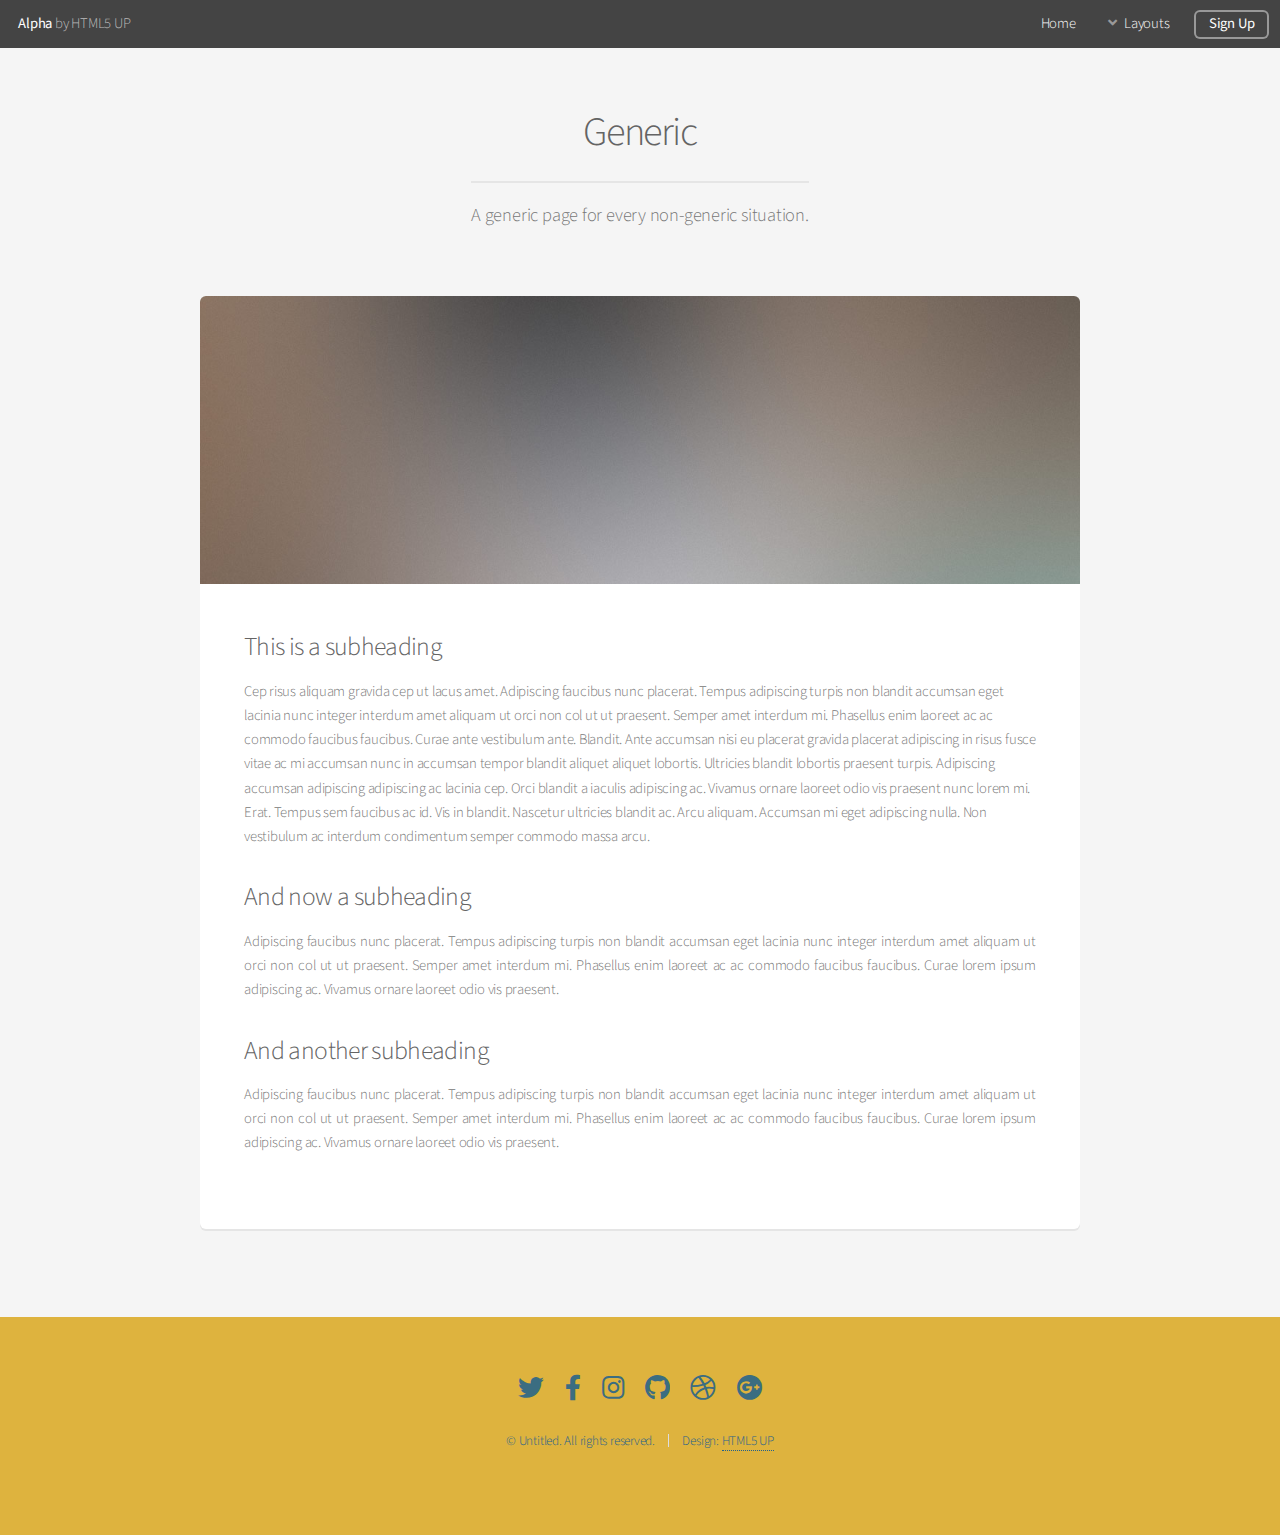
<file: generic.html>
<!DOCTYPE HTML>
<!--
	Alpha by HTML5 UP
	html5up.net | @ajlkn
	Free for personal and commercial use under the CCA 3.0 license (html5up.net/license)
-->
<html>
	<head>
		<title>Generic - Alpha by HTML5 UP</title>
		<meta charset="utf-8" />
		<meta name="viewport" content="width=device-width, initial-scale=1, user-scalable=no" />
		<link rel="stylesheet" href="assets/css/main.css" />
	</head>
	<body class="is-preload">
		<div id="page-wrapper">

			<!-- Header -->
				<header id="header">
					<h1><a href="index.html">Alpha</a> by HTML5 UP</h1>
					<nav id="nav">
						<ul>
							<li><a href="index.html">Home</a></li>
							<li>
								<a href="#" class="icon solid fa-angle-down">Layouts</a>
								<ul>
									<li><a href="generic.html">Generic</a></li>
									<li><a href="contact.html">Contact</a></li>
									<li><a href="elements.html">Elements</a></li>
									<li>
										<a href="#">Submenu</a>
										<ul>
											<li><a href="#">Option One</a></li>
											<li><a href="#">Option Two</a></li>
											<li><a href="#">Option Three</a></li>
											<li><a href="#">Option Four</a></li>
										</ul>
									</li>
								</ul>
							</li>
							<li><a href="#" class="button">Sign Up</a></li>
						</ul>
					</nav>
				</header>

			<!-- Main -->
				<section id="main" class="container">
					<header>
						<h2>Generic</h2>
						<p>A generic page for every non-generic situation.</p>
					</header>
					<div class="box">
						<span class="image featured"><img src="images/pic01.jpg" alt="" /></span>
						<h3>This is a subheading</h3>
						<p>Cep risus aliquam gravida cep ut lacus amet. Adipiscing faucibus nunc placerat. Tempus adipiscing turpis non blandit accumsan eget lacinia nunc integer interdum amet aliquam ut orci non col ut ut praesent. Semper amet interdum mi. Phasellus enim laoreet ac ac commodo faucibus faucibus. Curae ante vestibulum ante. Blandit. Ante accumsan nisi eu placerat gravida placerat adipiscing in risus fusce vitae ac mi accumsan nunc in accumsan tempor blandit aliquet aliquet lobortis. Ultricies blandit lobortis praesent turpis. Adipiscing accumsan adipiscing adipiscing ac lacinia cep. Orci blandit a iaculis adipiscing ac. Vivamus ornare laoreet odio vis praesent nunc lorem mi. Erat. Tempus sem faucibus ac id. Vis in blandit. Nascetur ultricies blandit ac. Arcu aliquam. Accumsan mi eget adipiscing nulla. Non vestibulum ac interdum condimentum semper commodo massa arcu.</p>
						<div class="row">
							<div class="row-6 row-12-mobilep">
								<h3>And now a subheading</h3>
								<p>Adipiscing faucibus nunc placerat. Tempus adipiscing turpis non blandit accumsan eget lacinia nunc integer interdum amet aliquam ut orci non col ut ut praesent. Semper amet interdum mi. Phasellus enim laoreet ac ac commodo faucibus faucibus. Curae lorem ipsum adipiscing ac. Vivamus ornare laoreet odio vis praesent.</p>
							</div>
							<div class="row-6 row-12-mobilep">
								<h3>And another subheading</h3>
								<p>Adipiscing faucibus nunc placerat. Tempus adipiscing turpis non blandit accumsan eget lacinia nunc integer interdum amet aliquam ut orci non col ut ut praesent. Semper amet interdum mi. Phasellus enim laoreet ac ac commodo faucibus faucibus. Curae lorem ipsum adipiscing ac. Vivamus ornare laoreet odio vis praesent.</p>
							</div>
						</div>
					</div>
				</section>

			<!-- Footer -->
				<footer id="footer">
					<ul class="icons">
						<li><a href="#" class="icon brands fa-twitter"><span class="label">Twitter</span></a></li>
						<li><a href="#" class="icon brands fa-facebook-f"><span class="label">Facebook</span></a></li>
						<li><a href="#" class="icon brands fa-instagram"><span class="label">Instagram</span></a></li>
						<li><a href="#" class="icon brands fa-github"><span class="label">Github</span></a></li>
						<li><a href="#" class="icon brands fa-dribbble"><span class="label">Dribbble</span></a></li>
						<li><a href="#" class="icon brands fa-google-plus"><span class="label">Google+</span></a></li>
					</ul>
					<ul class="copyright">
						<li>&copy; Untitled. All rights reserved.</li><li>Design: <a href="http://html5up.net">HTML5 UP</a></li>
					</ul>
				</footer>

		</div>

		<!-- Scripts -->
			<script src="assets/js/jquery.min.js"></script>
			<script src="assets/js/jquery.dropotron.min.js"></script>
			<script src="assets/js/jquery.scrollex.min.js"></script>
			<script src="assets/js/browser.min.js"></script>
			<script src="assets/js/breakpoints.min.js"></script>
			<script src="assets/js/util.js"></script>
			<script src="assets/js/main.js"></script>

	</body>
</html>
</file>
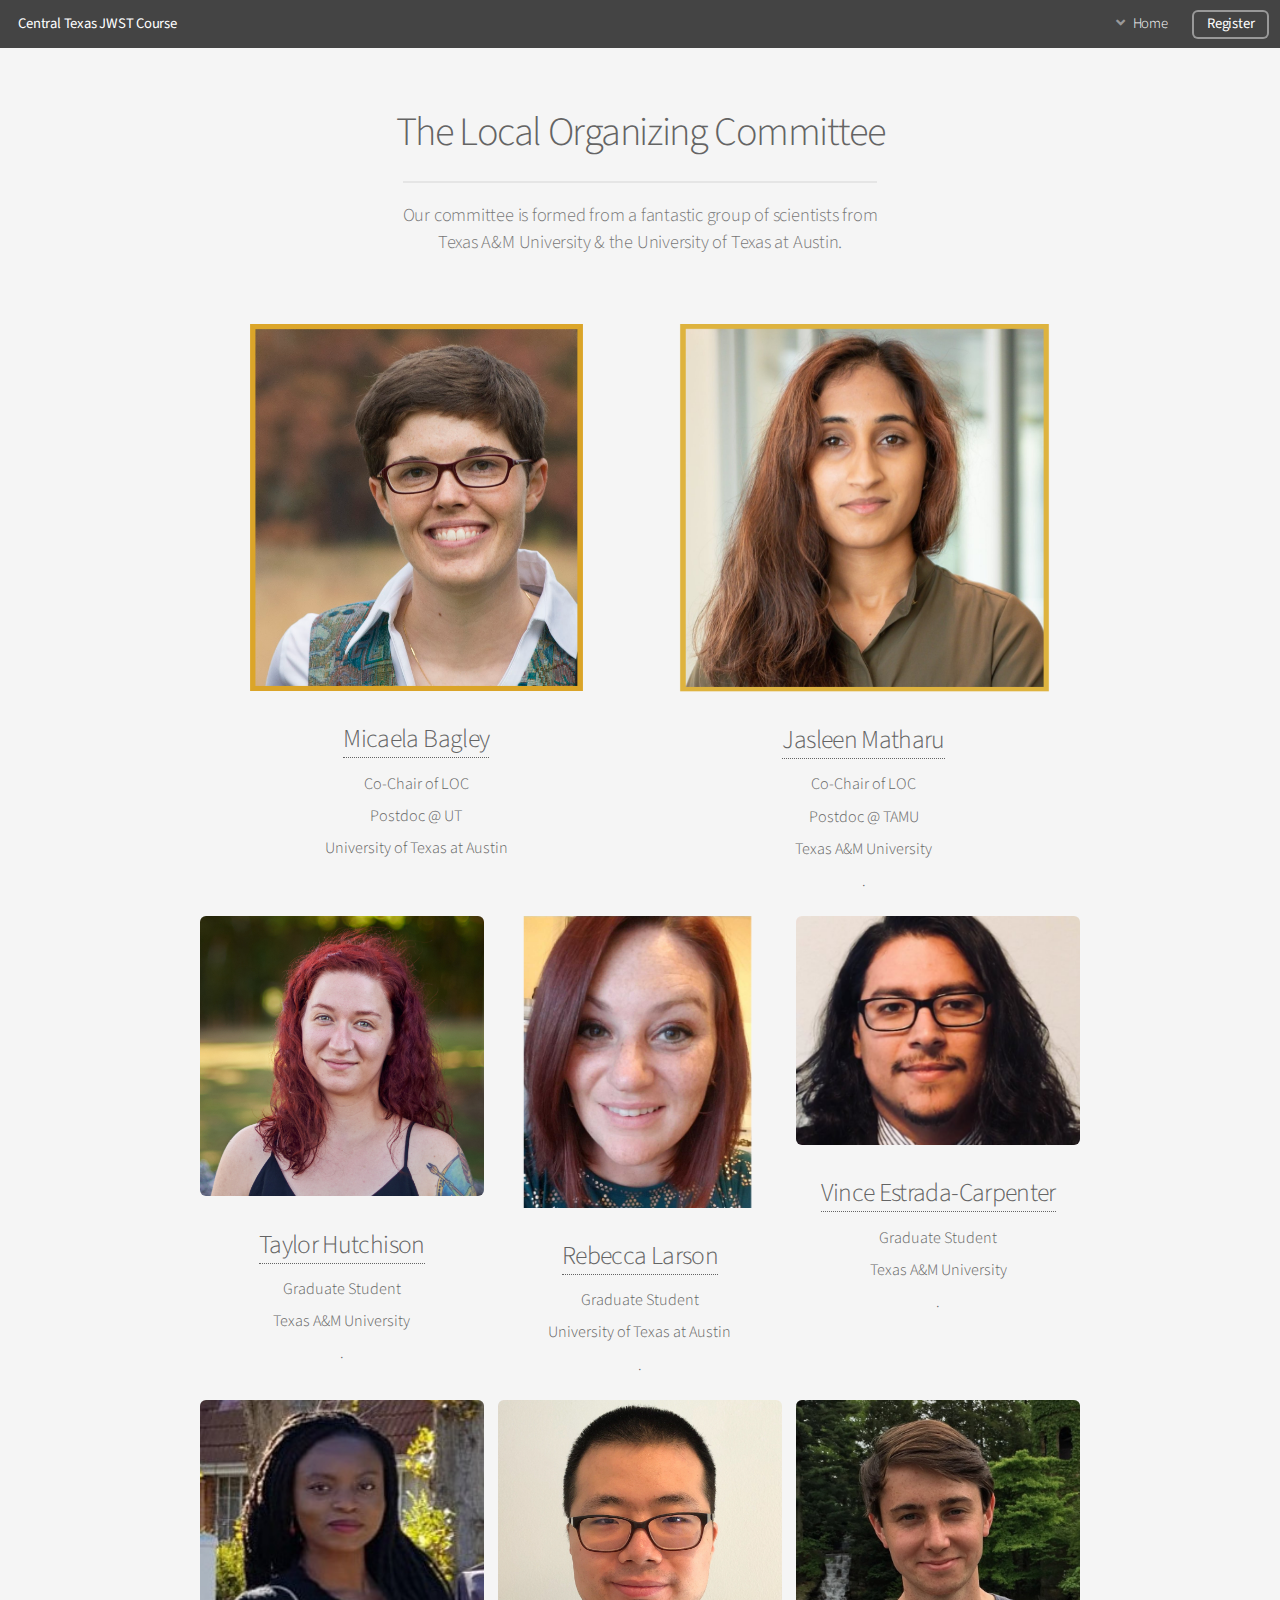
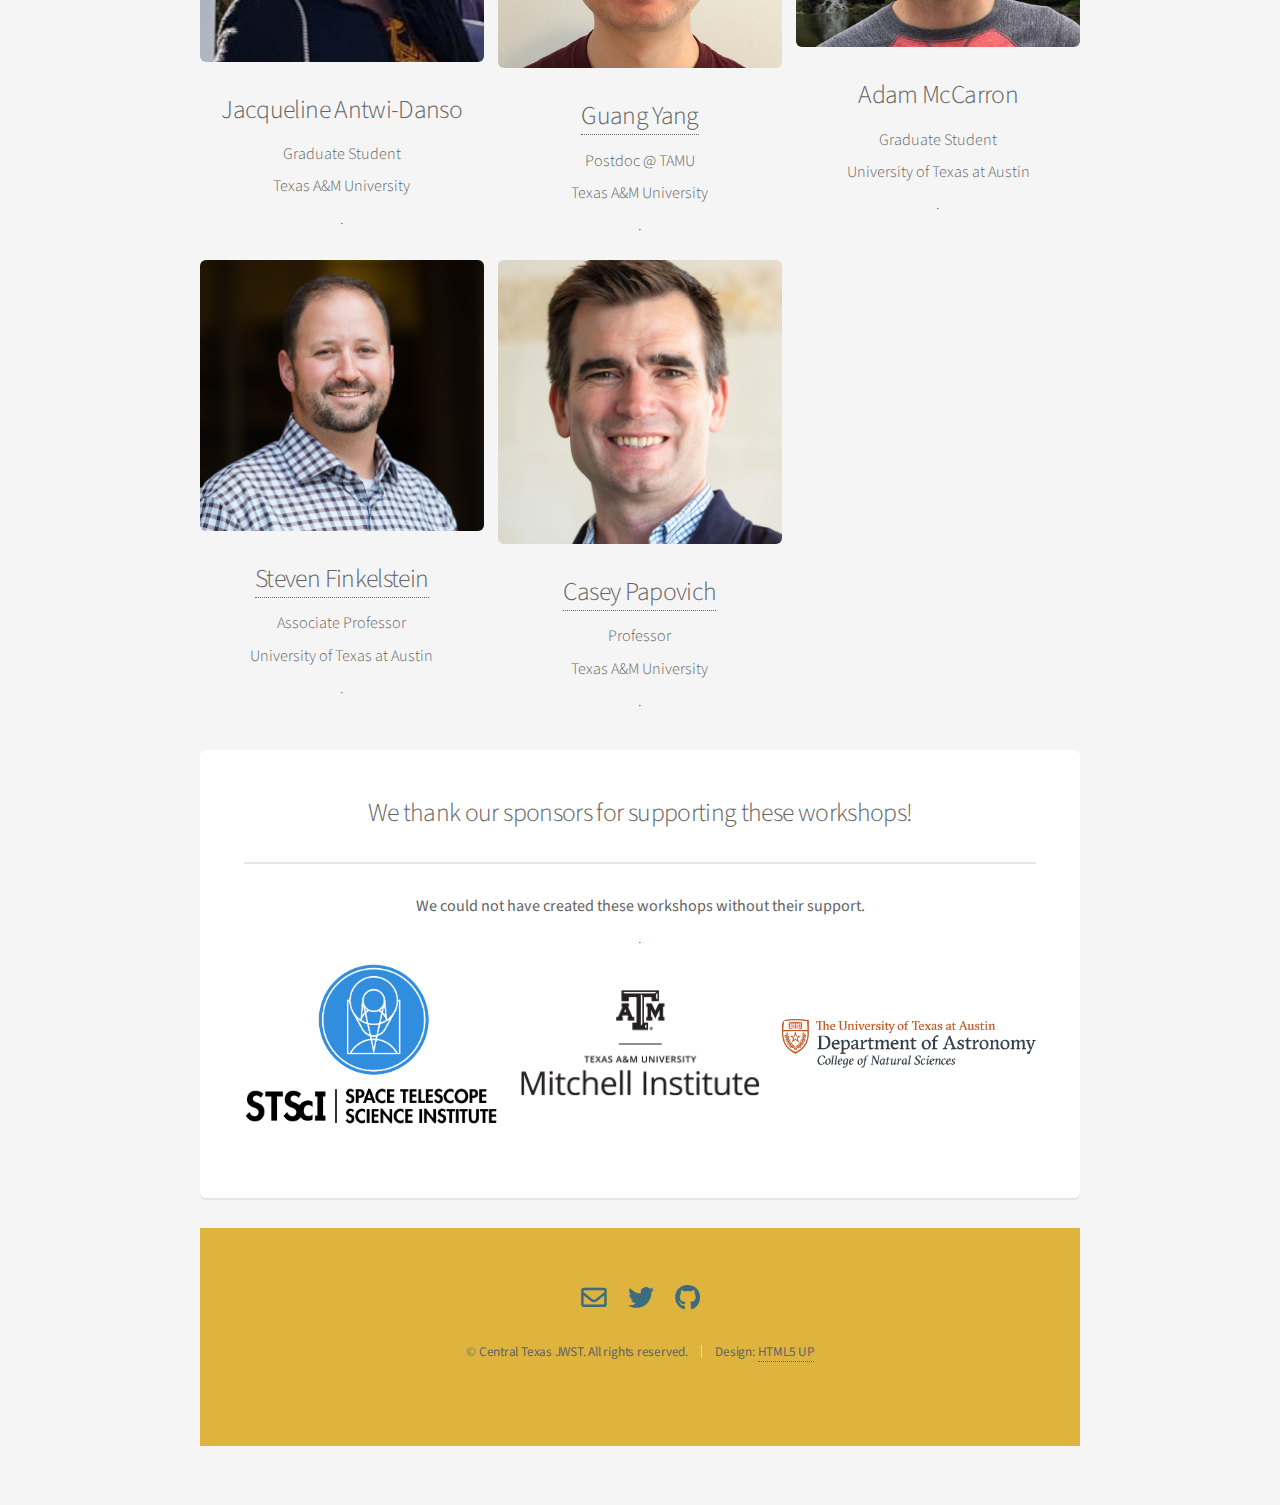
<file: loc.html>
<!DOCTYPE HTML>
<html>
	<head>
		<title>Local Organizing Committee</title>
		<meta charset="utf-8" />
		<meta name="viewport" content="width=device-width, initial-scale=1, user-scalable=no" />
		<link rel="shortcut icon" href="images/jwst.ico" type="image/x-icon">
		<link rel="stylesheet" href="assets/css/main.css" />
	</head>
	<body class="is-preload">
		<div id="page-wrapper">

			<!-- Header -->
				<header id="header">
					<h1><a href="index.html">Central Texas JWST Course</a></h1>
					<nav id="nav">
						<ul>
							<li>
								<a href="index.html" class="icon solid fa-angle-down">Home</a>
								<ul>
									<li><a href="loc.html">&mdash; About Us &mdash;</a></li>
									<li><a href="utaustin.html">UT Austin Workshop</a></li>
									<li><a href="tamu.html">TAMU Workshop</a></li>
                                    <!-- <li><a href="resources.html">JWST Resources</a></li> -->
								</ul>
							</li>
							<li><a href="https://docs.google.com/forms/d/e/1FAIpQLSdl8t4m1bi1FndUq-moQ-uZKtt0jYo79kJSnoiqK08tA91J5w/viewform?usp=sf_link" class="button">Register</a></li>
						</ul>
					</nav>
				</header>

			<!-- Main -->
				<section id="main" class="container">
					<header>
						<h2>The Local Organizing Committee</h2>
						<p>Our committee is formed from a fantastic group of scientists from </br> 
							 Texas A&amp;M University &amp; the University of Texas at Austin.</p>
					</header>
					<div class="box alt">
						<div class="row gtr-50 gtr-uniform">
							<!-- co-Chairs -->
							<!-- Micaela -->
							<div style="text-align:center" class="col-6">
								<span class="image fit"><img src="images/micaela2.png" alt="" /></span>
								<h3><a href='https://micaelabagley.github.io'>Micaela Bagley</a></h3>
								<h4>Co-Chair of LOC</h4>
								<h4>Postdoc @ UT</h4>
								<h4>University of Texas at Austin</h4>
								<h4></h4><h3></h3> <!-- TAH's hack way to add vertical space -->
							</div>
							
							<!-- Jaleen -->
							<div style="text-align:center" class="col-6">
								<span class="image fit"><img src="images/jasleen.png" alt="" /></span>
								<h3><a href='https://jkmatharu.github.io'>Jasleen Matharu</a></h3>
								<h4>Co-Chair of LOC</h4>
								<h4>Postdoc @ TAMU</h4>
								<h4>Texas A&amp;M University</h4>
								<h4>.</h4><h3></h3>	 <!-- TAH's hack way to add vertical space -->
							</div>
							
							<!-- everyone else -->
							<!-- Taylor -->
							<div style="text-align:center" class="col-4">
								<span class="image fit"><img src="images/taylor.jpg" alt="" /></span>
								<h3><a href='http://people.physics.tamu.edu/aibhleog/'>Taylor Hutchison</a></h3>
								<h4>Graduate Student</h4>
								<h4>Texas A&amp;M University</h4>
								<h4>.</h4><h3></h3> <!-- TAH's hack way to add vertical space -->
							</div>
							
							<!-- Rebecca -->
							<div style="text-align:center" class="col-4">
								<span class="image fit"><img src="images/rebecca.png" alt="" /></span>
								<h3><a href='https://saturnswings.github.io'>Rebecca Larson</a></h3>
								<h4>Graduate Student</h4>
								<h4>University of Texas at Austin</h4>
								<h4>.</h4><h3></h3> <!-- TAH's hack way to add vertical space -->
							</div>
							
							<!-- Vince -->
							<div style="text-align:center" class="col-4">
								<span class="image fit"><img src="images/vince.jpg" alt="" /></span>
								<h3><a href='https://vince-ec.github.io'>Vince Estrada-Carpenter</a></h3>
								<h4>Graduate Student</h4>
								<h4>Texas A&amp;M University</h4>
								<h4>.</h4><h3></h3> <!-- TAH's hack way to add vertical space -->
							</div>
							
							<!-- Jacqueline -->
							<div style="text-align:center" class="col-4">
								<span class="image fit"><img src="images/jacqueline.jpg" alt="" /></span>
								<h3>Jacqueline Antwi-Danso</h3>
								<h4>Graduate Student</h4>
								<h4>Texas A&amp;M University</h4>
								<h4>.</h4><h3></h3> <!-- TAH's hack way to add vertical space -->
							</div>
							
							<!-- Guang -->
							<div style="text-align:center" class="col-4">
								<span class="image fit"><img src="images/yang.jpg" alt="" /></span>
								<h3><a href='http://people.tamu.edu/~gyang206265/'>Guang Yang</a></h3>
								<h4>Postdoc @ TAMU</h4>
								<h4>Texas A&amp;M University</h4>
								<h4>.</h4><h3></h3> <!-- TAH's hack way to add vertical space -->
							</div>
							
							<!-- Adam -->
							<div style="text-align:center" class="col-4">
								<span class="image fit"><img src="images/adam.jpg" alt="" /></span>
								<h3>Adam McCarron</h3>
								<h4>Graduate Student</h4>
								<h4>University of Texas at Austin</h4>
								<h4>.</h4><h3></h3> <!-- TAH's hack way to add vertical space -->
							</div>
							
							<!-- Steve -->
							<div style="text-align:center" class="col-4">
								<span class="image fit"><img src="images/steve.png" alt="" /></span>
								<h3><a href='http://www.as.utexas.edu/~stevenf/'>Steven Finkelstein</a></h3>
								<h4>Associate Professor</h4>
								<h4>University of Texas at Austin</h4>
								<h4>.</h4><h3></h3> <!-- TAH's hack way to add vertical space -->
							</div>
							
							<!-- Casey -->
							<div style="text-align:center" class="col-4">
								<span class="image fit"><img src="images/casey.jpg" alt="" /></span>
								<h3><a href='http://people.physics.tamu.edu/papovich/'>Casey Papovich</a></h3>
								<h4>Professor</h4>
								<h4>Texas A&amp;M University</h4>
								<h4>.</h4><h3></h3> <!-- TAH's hack way to add vertical space -->
							</div>
						</div>
					</div>
					
				<section class="box special">
          <header>
            <h3>We thank our sponsors for supporting these workshops!</h3>
            <hr/>
            <h4><b>We could not have created these workshops without their support.</b></h4>
            <h4>.</h4><h3></h3> <!-- TAH's hack way to add vertical space -->
            <div class="box alt">
							<div class="row aln-middle gtr-50 gtr-uniform">
		          	<div class="col-4">
		          		<span class="image fit"><img src="images/stsci_logo.png" alt="" /></span>
					  </div>
		          	<div class="col-4">
			          	<span class="image fit"><img src="images/mitchell_logo.png" alt="" /></span>
			          </div>
		          	<div class="col-4">
			          	<span class="image fit"><img src="images/utastro_logo.png" alt="" /></span>
			          </div>
	            </div>
            </div>
          </header>
				</section>



			<!-- Footer -->
				<footer id="footer">
					<ul class="icons">
                        <li><a href="mailto:jwst.texas@gmail.com" class="icon fa-envelope"><span class="label">Email</span></a></li>
						<li><a href="https://twitter.com/jwst_TXmaster" target="_blank" class="icon brands fa-twitter"><span class="label">Twitter</span></a></li>
						<li><a href="https://github.com/jwst-texas-master-scholars" target="_blank" class="icon brands fa-github"><span class="label">Github</span></a></li>
					</ul>
					<ul class="copyright">
						<li>&copy; <b>Central Texas JWST. All rights reserved.</b></li><li><b>Design: <a href="http://html5up.net">HTML5 UP</a></b></li>
					</ul>
				</footer>

		</div>

		<!-- Scripts -->
			<script src="assets/js/jquery.min.js"></script>
			<script src="assets/js/jquery.dropotron.min.js"></script>
			<script src="assets/js/jquery.scrollex.min.js"></script>
			<script src="assets/js/browser.min.js"></script>
			<script src="assets/js/breakpoints.min.js"></script>
			<script src="assets/js/util.js"></script>
			<script src="assets/js/main.js"></script>

	</body>
</html>
</file>
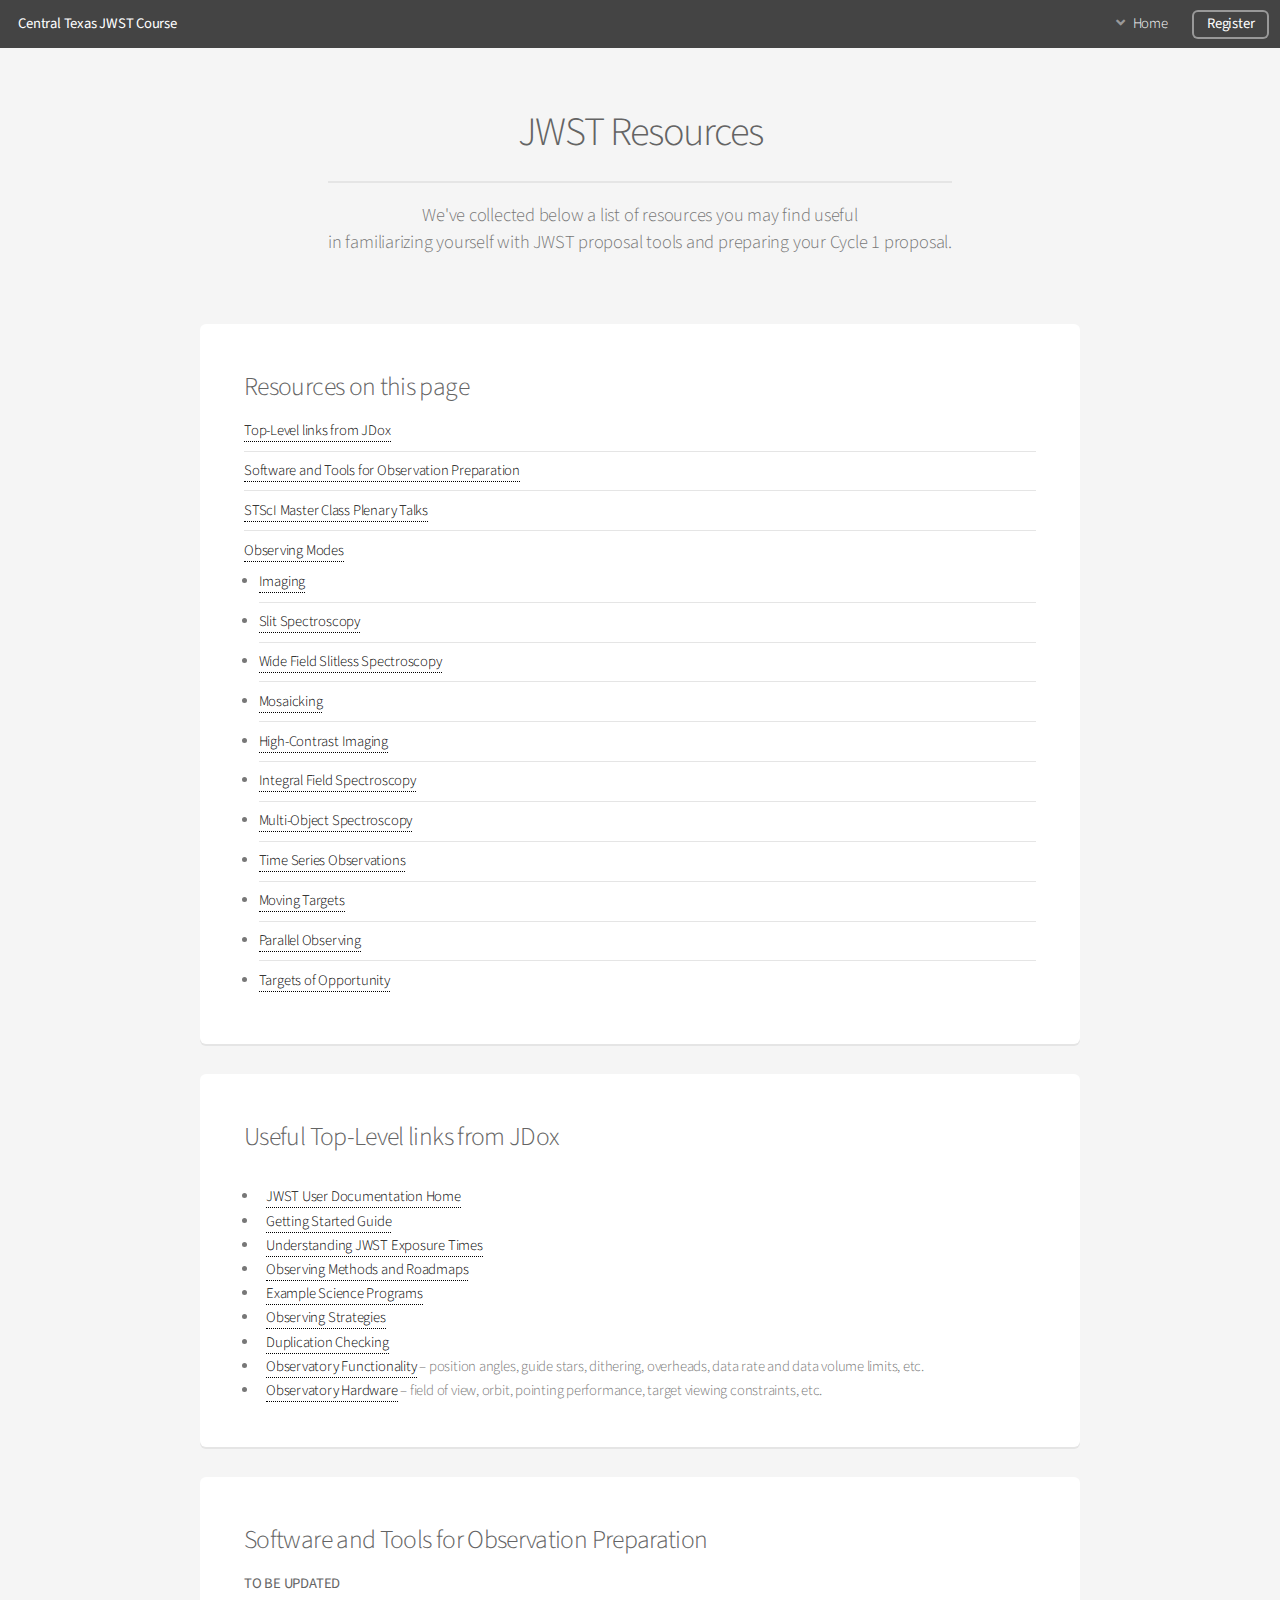
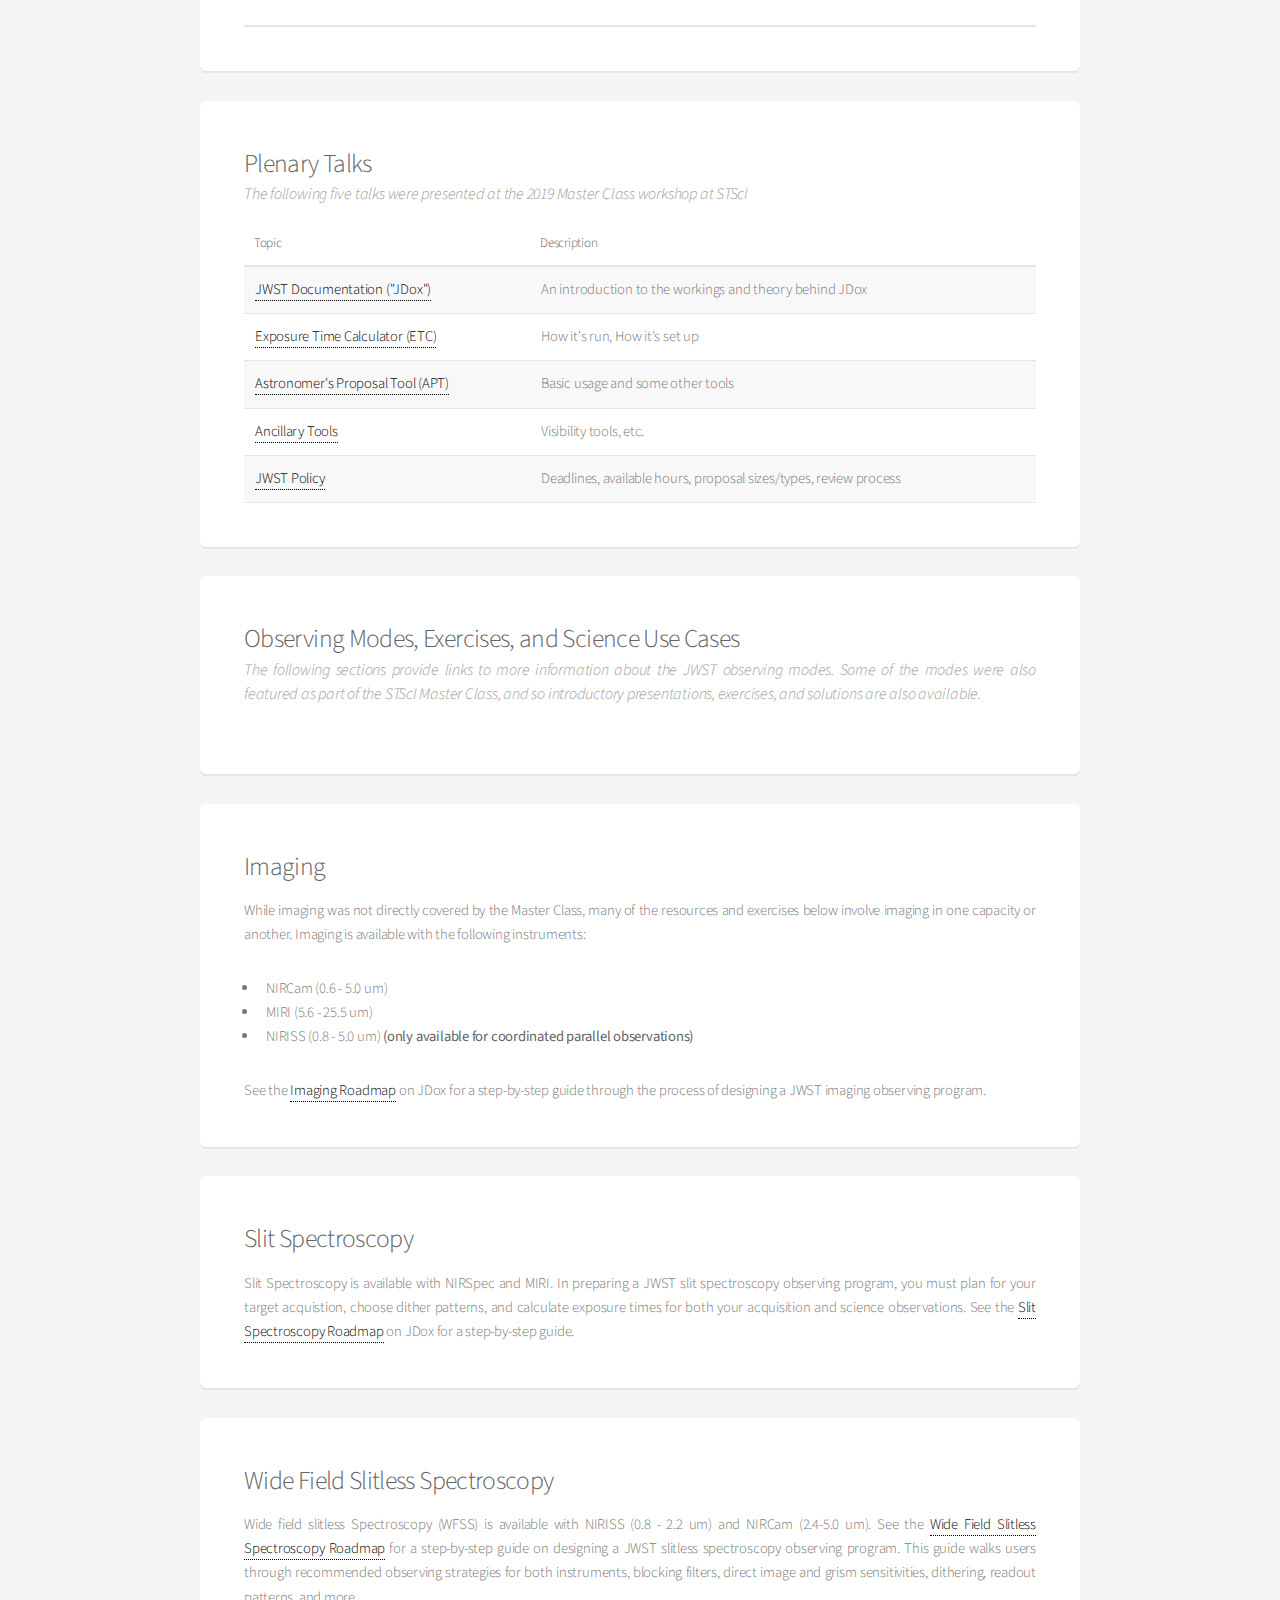
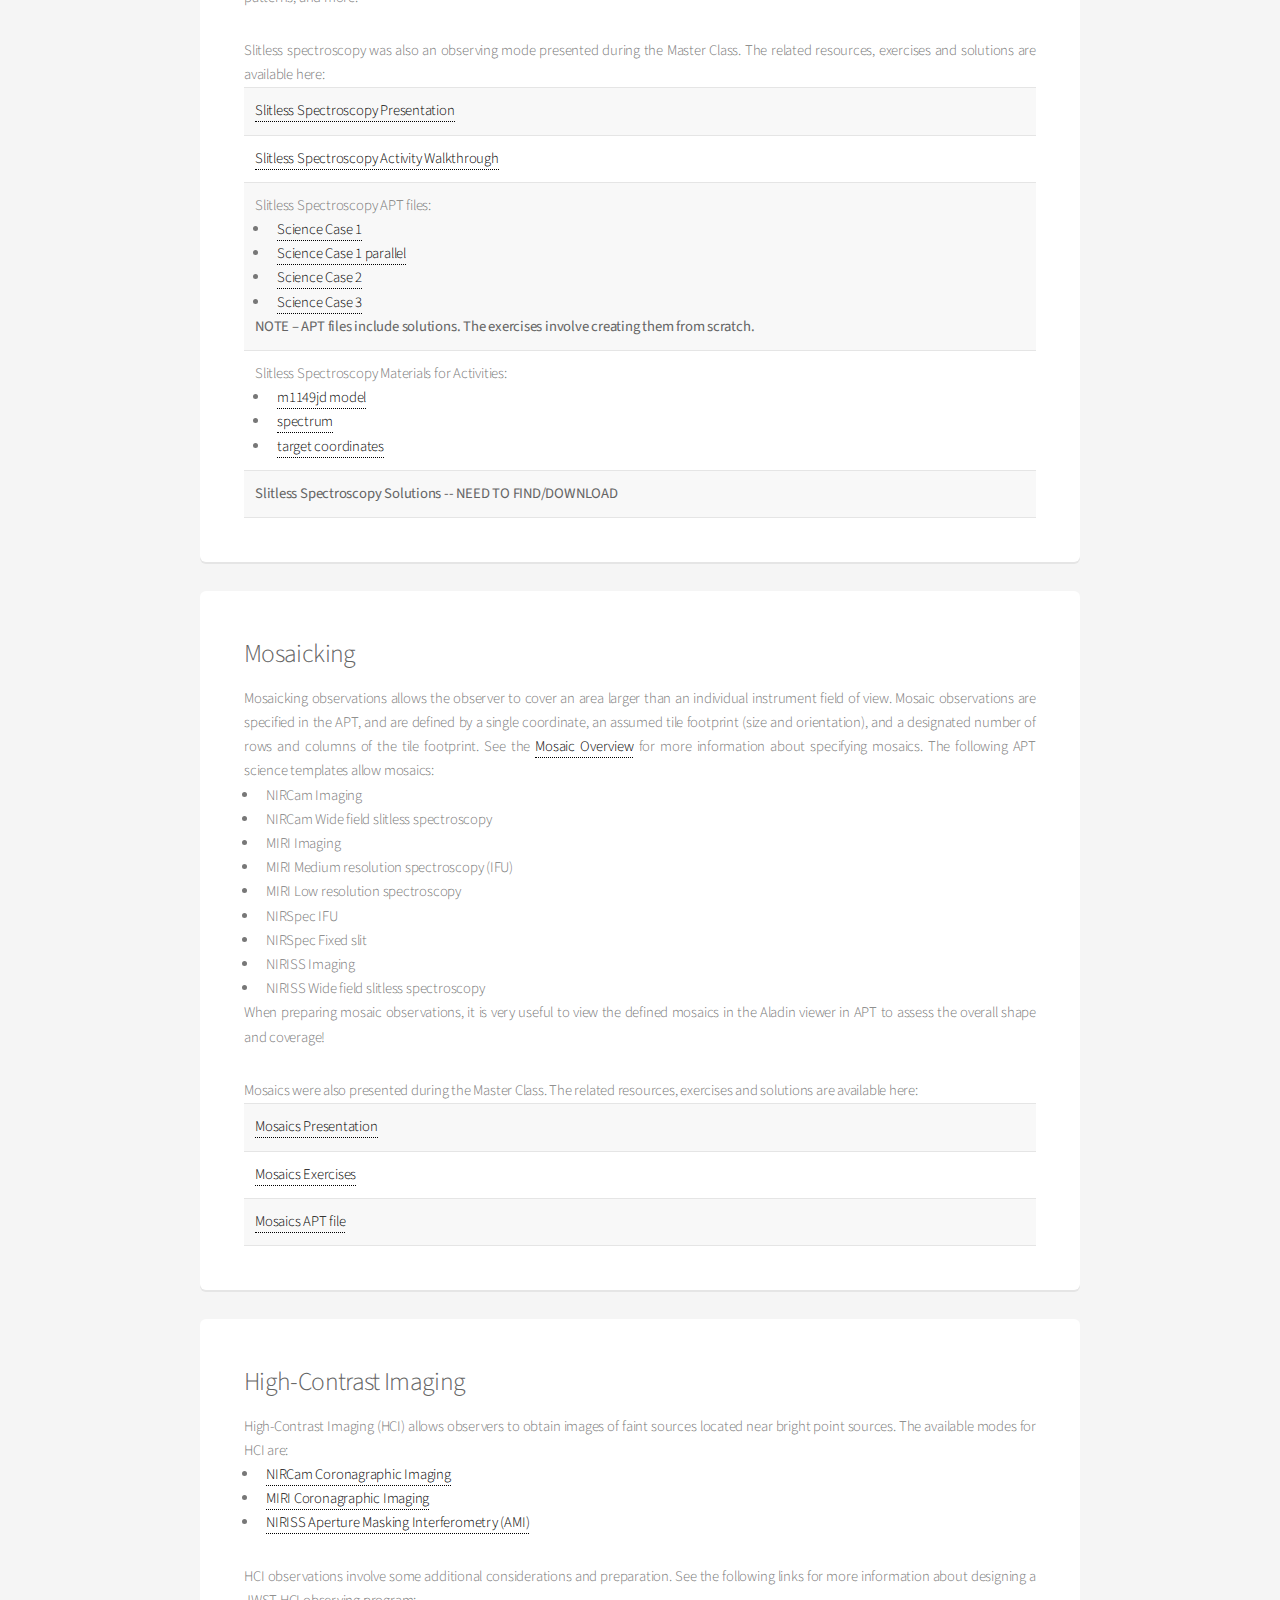
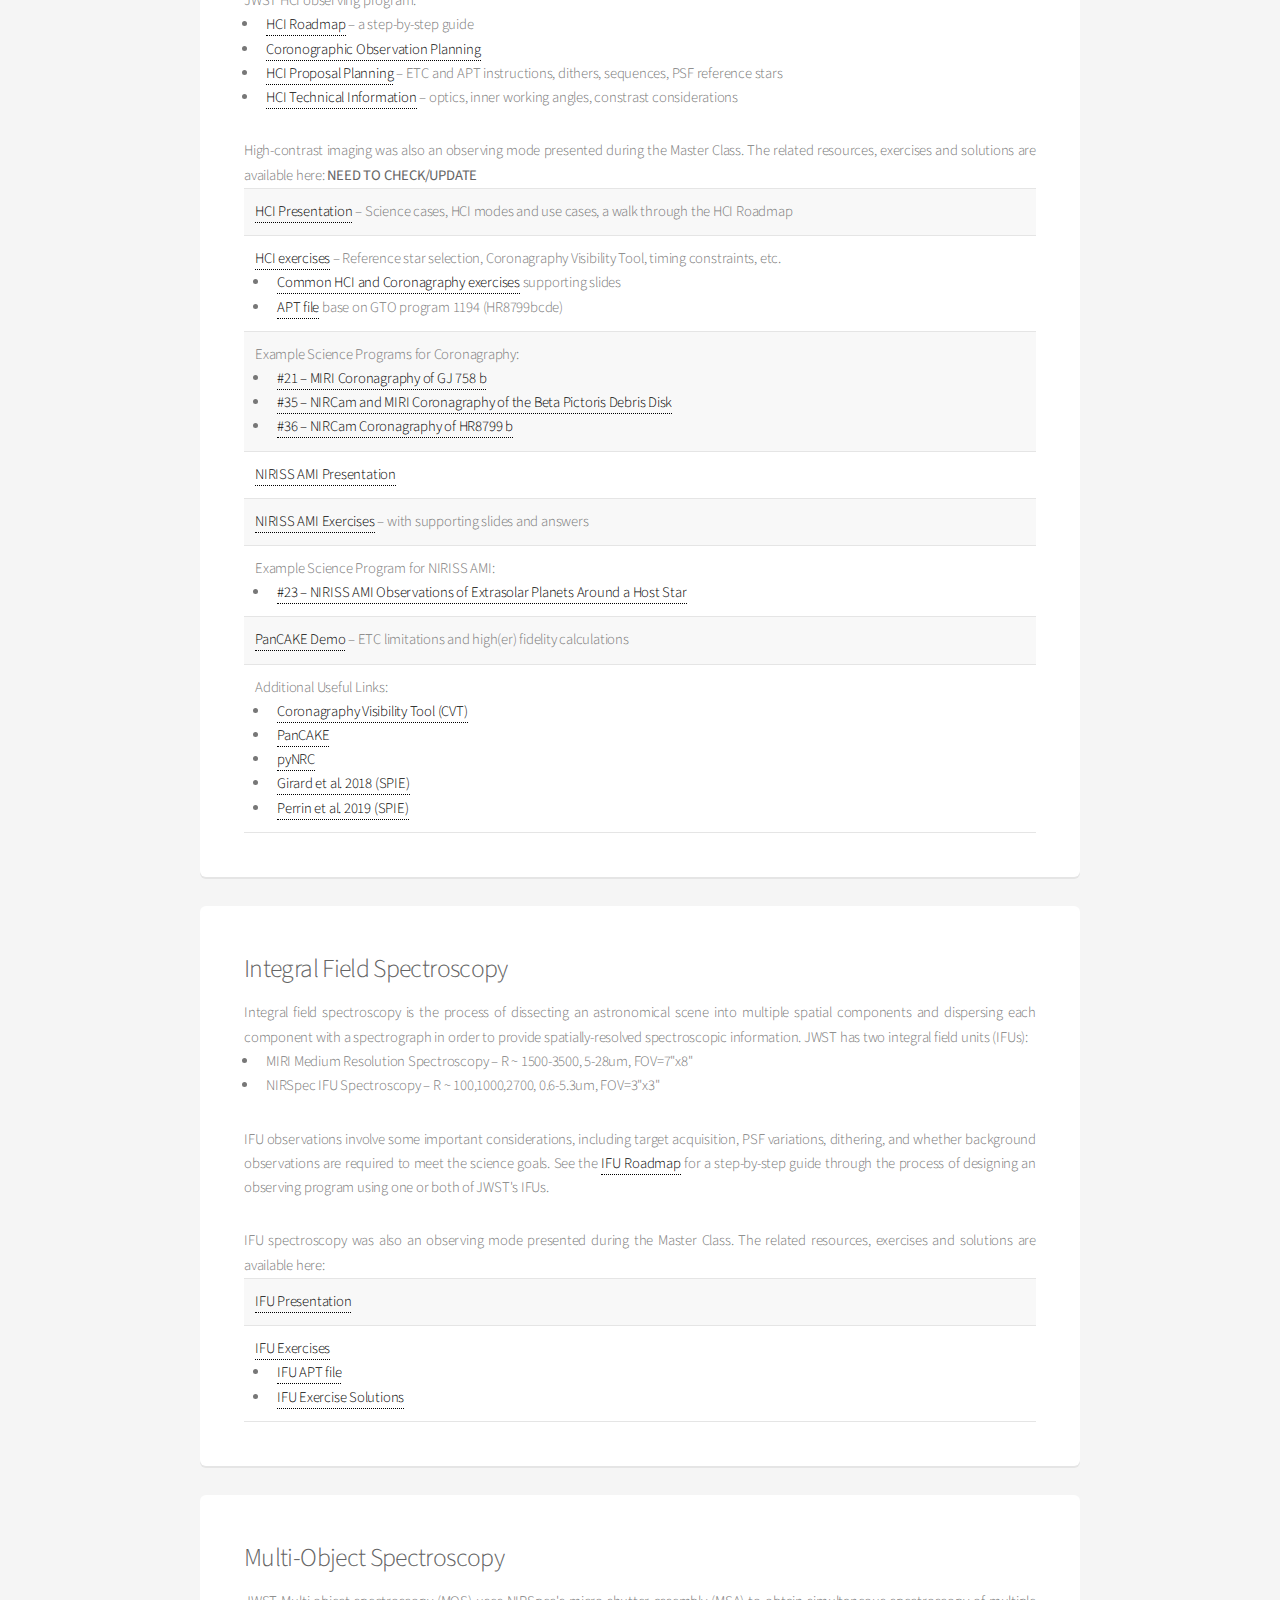
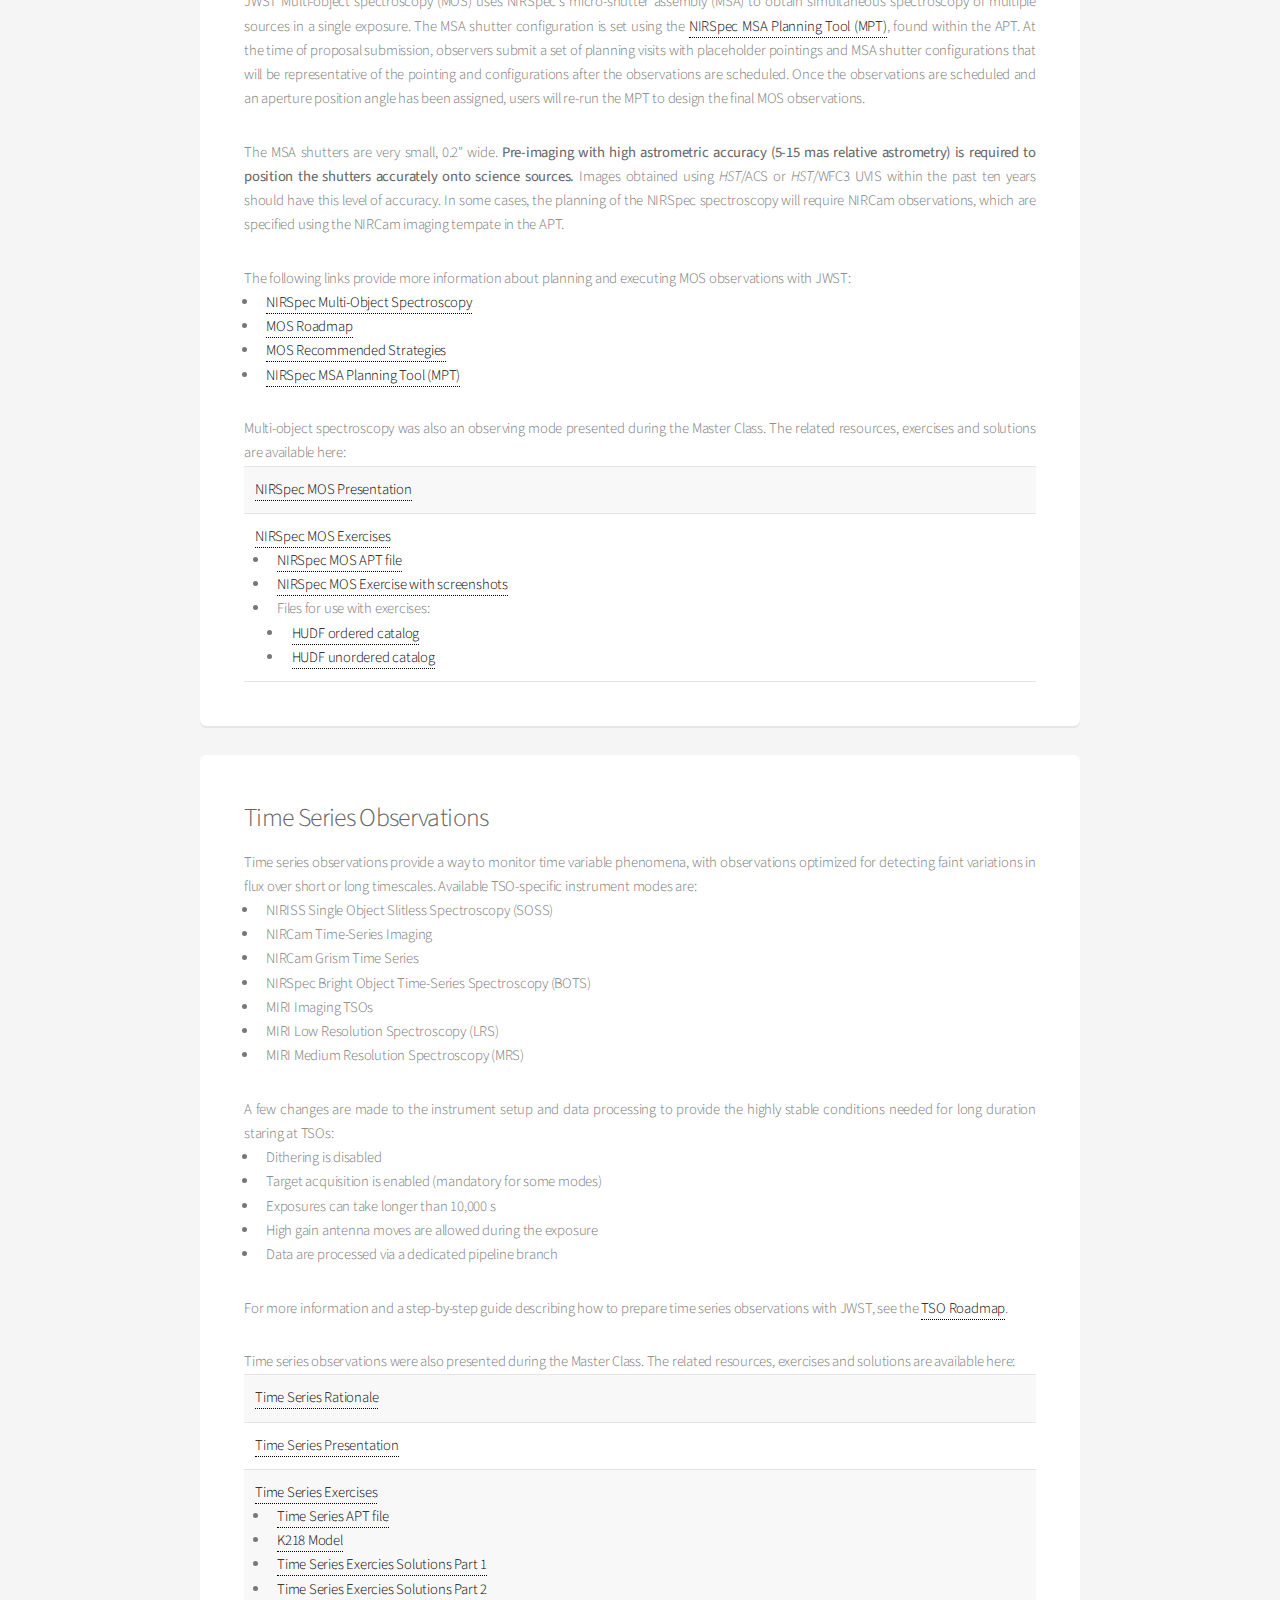
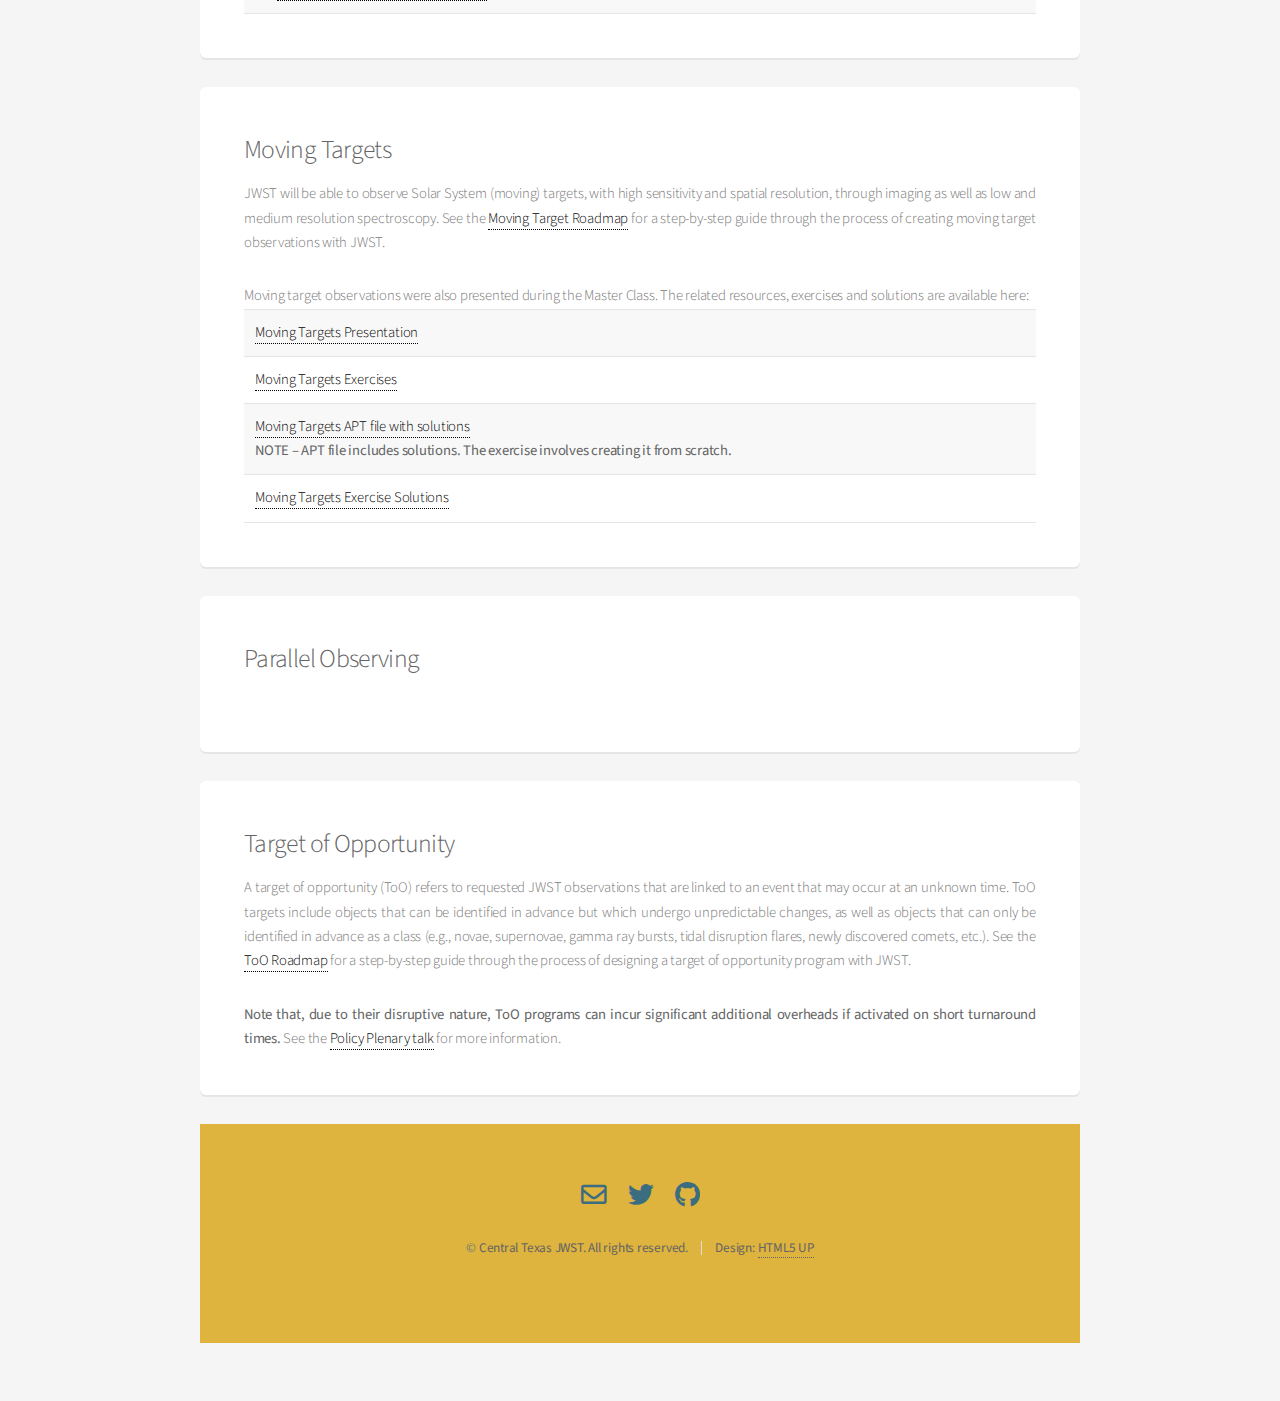
<file: resources.html>
<!DOCTYPE HTML>
<!--
    JWST Master Course for Central Texas - resources
-->
<html>
	<head>
		<title>Resources</title>
		<meta charset="utf-8" />
		<meta name="viewport" content="width=device-width, initial-scale=1, user-scalable=no" />
        <link rel="shortcut icon" href="images/jwst.ico" type="image/x-icon">
		<link rel="stylesheet" href="assets/css/main.css" />
	</head>
	<body class="is-preload">
		<div id="page-wrapper">

			<!-- Header -->
				<header id="header">
					<h1><a href="index.html">Central Texas JWST Course</a></h1>
					<nav id="nav">
						<ul>
							<li>
                                <a href="index.html" class="icon solid fa-angle-down">Home</a>
                                <ul>
                                    <li><a href="loc.html">&mdash; About Us &mdash;</a></li>
                                    <li><a href="utaustin.html">UT Austin Workshop</a></li>
                                    <li><a href="tamu.html">TAMU Workshop</a></li>
                                    <li><a href="#">JWST Resources</a></li>
                                </ul>
							</li>
							<li><a href="https://docs.google.com/forms/d/e/1FAIpQLSdl8t4m1bi1FndUq-moQ-uZKtt0jYo79kJSnoiqK08tA91J5w/viewform?usp=sf_link" class="button">Register</a></li>
						</ul>
					</nav>
				</header>

			<!-- Main -->
				<section id="main" class="container">
					<header>
						<h2>JWST Resources</h2>
						<p>We've collected below a list of resources you may find useful </br>in familiarizing yourself with JWST proposal tools and preparing your Cycle 1 proposal.</p>
					</header>

                    <div class="row">
                        <div class="col-12">
                            <!-- Jank TOC -->
                            <section class="box">
                                <h3>Resources on this page</h3>
                                    <ul class="alt" style="margin-bottom: 0;">
                                        <li><a href="#toplinks">Top-Level links from JDox</a></li>
                                        <li><a href="#software">Software and Tools for Observation Preparation</a></li>
                                        <li><a href="#plenary">STScI Master Class Plenary Talks</a></li>
                                        <li><a href="#obsmodes">Observing Modes</a></li>
                                        <ul style="margin-bottom: 0;">
                                            <li><a href="#imaging">Imaging</a></li>
                                            <li><a href="#slit">Slit Spectroscopy</a></li>
                                            <li><a href="#wfss">Wide Field Slitless Spectroscopy</a></li>
                                            <li><a href="#mosaics">Mosaicking</a></li>
                                            <li><a href="#hci">High-Contrast Imaging</a></li>
                                            <li><a href="#ifu">Integral Field Spectroscopy</a></li>
                                            <li><a href="#mos">Multi-Object Spectroscopy</a></li>
                                            <li><a href="#timeseries">Time Series Observations</a></li>
                                            <li><a href="#movingtargets">Moving Targets</a></li>
                                            <li><a href="#parallel">Parallel Observing</a></li>
                                            <li><a href="#too">Targets of Opportunity</a></li>
                                        </ul>
                                    </ul>
                            </section>
                        </div>
                    </div>

					<div class="row">
						<div class="col-12">

							<!-- Basic resources -->
								<section class="box" id="toplinks">
									<h3>Useful Top-Level links from JDox</h3>
									<p></p>
                                    <ul>
                                        <li><a href="https://jwst-docs.stsci.edu/" target="_blank">JWST User Documentation Home</a></li>
                                        <li><a href="https://jwst-docs.stsci.edu/getting-started-guide" target="_blank">Getting Started Guide</a></li>
                                        <li><a href="https://jwst-docs.stsci.edu/understanding-exposure-times" target="_blank">Understanding JWST Exposure Times</a></li>
                                        <li><a href="https://jwst-docs.stsci.edu/methods-and-roadmaps" target="_blank">Observing Methods and Roadmaps</a></li>
                                        <li><a href="https://jwst-docs.stsci.edu/jwst-example-science-programs" target="_blank">Example Science Programs</a></li>
                                        <li><a href="https://jwst-docs.stsci.edu/jwst-recommended-observing-strategies" target="_blank">Observing Strategies</a></li>
                                        <li><a href="https://jwst-docs.stsci.edu/jwst-duplication-checking" target="_blank">Duplication Checking</a></li>
                                        <li><a href="https://jwst-docs.stsci.edu/jwst-observatory-functionality" target="_blank">Observatory Functionality</a> &ndash; position angles, guide stars, dithering, overheads, data rate and data volume limits, etc.</li>
                                        <li><a href="https://jwst-docs.stsci.edu/jwst-observatory-hardware" target="_blank">Observatory Hardware</a> &ndash; field of view, orbit, pointing performance, target viewing constraints, etc.</li>
                                    </ul>

								</section>
						</div>
					</div>

					<div class="row">
						<div class="col-12">

							<!-- Software installation -->
								<section class="box" id="software">
									<h3>Software and Tools for Observation Preparation</h3>
									<p><b>TO BE UPDATED</b></p>

									<hr />

								</section>
						</div>
					</div>

					<div class="row">
						<div class="col-12">

							<!-- Master Class stuff from STScI -->
								<section class="box" id="plenary">
                                    <header>
    									<h3>Plenary Talks</h3>
                                        <p>The following five talks were presented at the 2019 Master Class workshop at STScI</p>
                                    </header>

									<div class="table-wrapper">
										<table style="margin-bottom: 0;">
											<thead>
												<tr>
													<th>Topic</th>
													<th>Description</th>
												</tr>
											</thead>
											<tbody>
												<tr>
													<td><a href="https://github.com/jwst-texas-master-scholars/stsci-masterclass/blob/master/Plenary-Talks/APT_plenary_MC19.pdf" target="_blank">JWST Documentation ("JDox")</a></td>
													<td>An introduction to the workings and theory behind JDox</td>
												</tr>
												<tr>
													<td><a href="https://github.com/jwst-texas-master-scholars/stsci-masterclass/blob/master/Plenary-Talks/ETC_Plenary_MC19.pdf" target="_blank">Exposure Time Calculator (ETC)</a></td>
													<td>How it's run, How it's set up</td>
												</tr>
												<tr>
													<td><a href="https://github.com/jwst-texas-master-scholars/stsci-masterclass/blob/master/Plenary-Talks/APT_plenary_MC19.pdf" target="_blank">Astronomer's Proposal Tool (APT)</a></td>
													<td>Basic usage and some other tools</td>
												</tr>
												<tr>
													<td><a href="https://github.com/jwst-texas-master-scholars/stsci-masterclass/blob/master/Plenary-Talks/Ancillary_Tools_Plenary_MC19.pdf" target="_blank">Ancillary Tools</a></td>
													<td>Visibility tools, etc.</td>
												</tr>
												<tr>
													<td><a href="https://github.com/jwst-texas-master-scholars/stsci-masterclass/blob/master/Plenary-Talks/Policy_plenary_MC19.pdf" target="_blank">JWST Policy</a></td>
													<td>Deadlines, available hours, proposal sizes/types, review process</td>
											</tbody>
										</table>
									</div>
        
                                </section>
                        </div>
                    </div>
                    <div class="row">
                        <div class="col-12">

                            <!-- Master Class stuff from STScI -->
                                <section class="box" id="obsmods">
                                    <header>
                                        <h3>Observing Modes, Exercises, and Science Use Cases</h3>
                                        <p>The following sections provide links to more information about the JWST observing modes. Some of the modes were also featured as part of the STScI Master Class, and so introductory presentations, exercises, and solutions are also available.</p>
                                    </header>
                                </section>
                        </div>
                    </div>

                    <div class="row">
                        <div class="col-12">
                                <section class="box" id="imaging">
                                    <!-- Imaging -->
                                    <h3>Imaging</h3>
                                    <p>While imaging was not directly covered by the Master Class, many of the resources and exercises below involve imaging in one capacity or another. Imaging is available with the following instruments: 
                                    <ul>
                                        <li>NIRCam (0.6 - 5.0 um)</li>
                                        <li>MIRI (5.6 - 25.5 um)</li>
                                        <li>NIRISS (0.8 - 5.0 um) <b>(only available for coordinated parallel observations)</b></li>
                                    </ul>
                                    See the <a href="https://jwst-docs.stsci.edu/methods-and-roadmaps/jwst-imaging/imaging-roadmap" target="_blank">Imaging Roadmap</a> on JDox for a step-by-step guide through the process of designing a JWST imaging observing program.</p>

                                </section>
                        </div>
                    </div>

                    <div class="row">
                        <div class="col-12">
                                <section class="box" id="slit">
                                    <!-- Slit Spectroscopy -->
                                    <h3>Slit Spectroscopy</h3>
                                    <p>Slit Spectroscopy is available with NIRSpec and MIRI. In preparing a JWST slit spectroscopy observing program, you must plan for your target acquistion,  choose dither patterns, and calculate exposure times for both your acquisition and science observations. See the <a href="https://jwst-docs.stsci.edu/methods-and-roadmaps/jwst-slit-spectroscopy/jwst-slit-spectroscopy-roadmap" target="_blank">Slit Spectroscopy Roadmap</a> on JDox for a step-by-step guide. </p>
                                </section>
                        </div>
                    </div>

                    <div class="row">
                        <div class="col-12">
                                <section class="box" id="wfss"> 
                                    <!-- Wide Field Slitless Spectroscopy -->
                                    <h3>Wide Field Slitless Spectroscopy</h3>
                                    <p>Wide field slitless Spectroscopy (WFSS) is available with NIRISS (0.8 - 2.2 um) and NIRCam (2.4-5.0 um). See the <a href="https://jwst-docs.stsci.edu/methods-and-roadmaps/jwst-wide-field-slitless-spectroscopy/jwst-wide-field-slitless-spectroscopy-roadmap" target="_blank">Wide Field Slitless Spectroscopy Roadmap</a> for a step-by-step guide on designing a JWST slitless spectroscopy observing program. This guide walks users through recommended observing strategies for both instruments, blocking filters, direct image and grism sensitivities, dithering, readout patterns, and more.</p> 
                                    <p style="margin-bottom: 0;">Slitless spectroscopy was also an observing mode presented during the Master Class. The related resources, exercises and solutions are available here:</p>
                                    <div class="table-wrapper">
                                        <table style="margin-bottom: 0;">
                                            <tbody>
                                                <tr><td><a href="https://stsci.app.box.com/s/8wzscdjcusfani0noddlgl5sf2fqdtoj" target="_blank">Slitless Spectroscopy Presentation</a></td></tr>
                                                <tr><td><a href="https://github.com/jwst-texas-master-scholars/stsci-masterclass/blob/master/Slitless-Spectroscopy-Level2/SlitlessSpec_Level2_intro_MC19.pdf" target="_blank">Slitless Spectroscopy Activity Walkthrough</a></td></tr>
                                                <tr><td>Slitless Spectroscopy APT files:
                                                    <ul style="margin-bottom: 0;">
                                                        <li><a href="https://github.com/jwst-texas-master-scholars/stsci-masterclass/blob/master/Slitless-Spectroscopy-Level2/science_case_1.aptx" target="_blank">Science Case 1</a></li>
                                                        <li><a href="https://github.com/jwst-texas-master-scholars/stsci-masterclass/blob/master/Slitless-Spectroscopy-Level2/science_case_1_parallel.aptx" target="_blank">Science Case 1 parallel</a></li>
                                                        <li><a href="https://github.com/jwst-texas-master-scholars/stsci-masterclass/blob/master/Slitless-Spectroscopy-Level2/science_case_2.aptx" target="_blank">Science Case 2</a></li>
                                                        <li><a href="https://github.com/jwst-texas-master-scholars/stsci-masterclass/blob/master/Slitless-Spectroscopy-Level2/science_case_3.aptx" target="_blank">Science Case 3</a></li>
                                                    </ul>
                                                    <b>NOTE &ndash; APT files include solutions. The exercises involve creating them from scratch.</b>
                                                </td></tr>
                                                <tr><td>Slitless Spectroscopy Materials for Activities:
                                                    <ul style="margin-bottom: 0;">
                                                        <li><a href="https://github.com/jwst-texas-master-scholars/stsci-masterclass/blob/master/Slitless-Spectroscopy-Level2/m1149jd1_model.txt" target="_blank">m1149jd model</a></li>
                                                        <li><a href="https://github.com/jwst-texas-master-scholars/stsci-masterclass/blob/master/Slitless-Spectroscopy-Level2/gsf_spec_00491.fits" target="_blank">spectrum</a></li>
                                                        <li><a href="https://github.com/jwst-texas-master-scholars/stsci-masterclass/blob/master/Slitless-Spectroscopy-Level2/target.txt" target="_blank">target coordinates</a></li>
                                                    </ul>
                                                </td></tr>
                                                <tr><td><b>Slitless Spectroscopy Solutions -- NEED TO FIND/DOWNLOAD</b></td></tr>
                                            </tbody>
                                        </table>
                                    </div>

                                </section>
                        </div>
                    </div>
                                    
                    <div class="row">
                        <div class="col-12">
                                <section class="box" id="mosaics">
                                    <!-- Mosaics -->
                                    <h3>Mosaicking</h3>
                                    <p style="margin-bottom: 0;">Mosaicking observations allows the observer to cover an area larger than an individual instrument field of view. Mosaic observations are specified in the APT, and are defined by a single coordinate, an assumed tile footprint (size and orientation), and a designated number of rows and columns of the tile footprint. See the <a href="https://jwst-docs.stsci.edu/jwst-observatory-functionality/jwst-mosaic-overview" target="_blank">Mosaic Overview</a> for more information about specifying mosaics. The following APT science templates allow mosaics:</p>
                                    <ul style="margin-bottom: 0;">
                                        <li>NIRCam Imaging</li>
                                        <li>NIRCam Wide field slitless spectroscopy</li>
                                        <li>MIRI Imaging</li>
                                        <li>MIRI Medium resolution spectroscopy (IFU)</li>
                                        <li>MIRI Low resolution spectroscopy</li>
                                        <li>NIRSpec IFU</li>
                                        <li>NIRSpec Fixed slit</li>
                                        <li>NIRISS Imaging</li>
                                        <li>NIRISS Wide field slitless spectroscopy</li>
                                    </ul>
                                    <p>When preparing mosaic observations, it is very useful to view the defined mosaics in the Aladin viewer in APT to assess the overall shape and coverage!</p>

                                    <p style="margin-bottom: 0;">Mosaics were also presented during the Master Class. The related resources, exercises and solutions are available here:</p>
                                    <div class="table-wrapper">
                                        <table style="margin-bottom: 0;">
                                            <tbody>
                                                <tr><td><a href="https://github.com/jwst-texas-master-scholars/stsci-masterclass/blob/master/Mosaics-Level2/Mosaics_level2_intro_MC19.pdf" target="_blank">Mosaics Presentation</a></td></tr>
                                                <tr><td><a href="https://github.com/jwst-texas-master-scholars/stsci-masterclass/blob/master/Mosaics-Level2/Mosaics_level2_exercises_MC19.pdf" target="_blank">Mosaics Exercises</a></td></tr>
                                                <tr><td><a href="https://github.com/jwst-texas-master-scholars/stsci-masterclass/blob/master/Mosaics-Level2/Mosaics_Level2_start_MC19.aptx" target="_blank">Mosaics APT file</a></td></tr>
                                            </tbody>
                                        </table>
                                    </div>


                                </section>
                        </div>
                    </div>

                    <div class="row">
                        <div class="col-12">
                                <section class="box" id="hci">
                                    <!-- High-Contrast Imaging -->    
                                    <h3>High-Contrast Imaging</h3>
                                    <p style="margin-bottom: 0;">High-Contrast Imaging (HCI) allows observers to obtain images of faint sources located near bright point sources. The available modes for HCI are:</p>
                                    <ul style="magin-top: 0;">
                                        <li><a href="https://jwst-docs.stsci.edu/near-infrared-camera/nircam-observing-modes/nircam-coronagraphic-imaging" target="_blank">NIRCam Coronagraphic Imaging</a></li>
                                        <li><a href="https://jwst-docs.stsci.edu/mid-infrared-instrument/miri-observing-modes/miri-coronagraphic-imaging" target="_blank">MIRI Coronagraphic Imaging</a></li>
                                        <li><a href="https://jwst-docs.stsci.edu/near-infrared-imager-and-slitless-spectrograph/niriss-observing-modes/niriss-aperture-masking-interferometry" target="_blank">NIRISS Aperture Masking Interferometry (AMI)</a></li>
                                    </ul>
                                    <p style="margin-bottom: 0;">HCI observations involve some additional considerations and preparation. See the following links for more information about designing a JWST HCI observing program:</p>
                                    <ul>
                                        <li><a href="https://jwst-docs.stsci.edu/methods-and-roadmaps/jwst-high-contrast-imaging/hci-roadmap" target="_blank">HCI Roadmap</a> &ndash; a step-by-step guide</li>
                                        <li><a href="https://jwst-docs.stsci.edu/methods-and-roadmaps/jwst-high-contrast-imaging/jwst-coronagraphic-observation-planning" target="_blank">Coronographic Observation Planning</a></li>
                                        <li><a href="https://jwst-docs.stsci.edu/methods-and-roadmaps/jwst-high-contrast-imaging/hci-proposal-planning" target="_blank">HCI Proposal Planning</a> &ndash; ETC and APT instructions, dithers, sequences, PSF reference stars</li>
                                        <li><a href="https://jwst-docs.stsci.edu/methods-and-roadmaps/jwst-high-contrast-imaging/hci-supporting-technical-information" target="_blank">HCI Technical Information</a> &ndash; optics, inner working angles, constrast considerations</li> 
                                    </ul>

                                    <p style="margin-bottom: 0;">High-contrast imaging was also an observing mode presented during the Master Class. The related resources, exercises and solutions are available here: <b>NEED TO CHECK/UPDATE</b></p>
                                    <div class="table-wrapper">
                                        <table style="margin-bottom: 0;">
                                            <tbody>
                                                <tr><td><a href="https://github.com/jwst-texas-master-scholars/stsci-masterclass/blob/master/High-Contrast-Imaging/HCI_level2_Intro_MC19.pdf" target="_blank">HCI Presentation</a> &ndash; Science cases, HCI modes and use cases, a walk through the HCI Roadmap</td></tr>
                                                <tr><td><a href="https://github.com/jwst-texas-master-scholars/stsci-masterclass/blob/master/High-Contrast-Imaging/HCI_level2_Questions_MC19.pdf" target="_blank">HCI exercises</a> &ndash; Reference star selection, Coronagraphy Visibility Tool, timing constraints, etc. 
                                                    <ul style="margin-bottom: 0;">
                                                        <li><a href="https://github.com/jwst-texas-master-scholars/stsci-masterclass/blob/master/High-Contrast-Imaging/HCI_level2_exercises_MC19.pdf" target="_blank">Common HCI and Coronagraphy exercises</a> supporting slides</li>
                                                        <li><a href="https://github.com/jwst-texas-master-scholars/stsci-masterclass/blob/master/High-Contrast-Imaging/HR8799bcde_Prog1194.aptx" target="_blank">APT file</a> base on GTO program 1194 (HR8799bcde)</li>
                                                    </ul>
                                                </td></tr>
                                                <tr><td>Example Science Programs for Coronagraphy:
                                                    <ul style="margin-bottom: 0;">
                                                        <li><a href="https://github.com/jwst-texas-master-scholars/stsci-masterclass/blob/master/High-Contrast-Imaging/21_MIRI_Coronagraphy_GJ758b.pdf" target="_blank">#21 &ndash; MIRI Coronagraphy of GJ 758 b</a></li>
                                                        <li><a href="https://github.com/jwst-texas-master-scholars/stsci-masterclass/blob/master/High-Contrast-Imaging/35_NIRCam%2BMIRI_Coronagraphy_Beta_Pictoris_Debris_Disk.pdf" target="_blank">#35 &ndash; NIRCam and MIRI Coronagraphy of the Beta Pictoris Debris Disk</a></li>
                                                        <li><a href="https://github.com/jwst-texas-master-scholars/stsci-masterclass/blob/master/High-Contrast-Imaging/36_NIRCam_Coronagraphy_HR8799b.pdf" target="_blank">#36 &ndash; NIRCam Coronagraphy of HR8799 b</a></li>
                                                    </ul>
                                                </td></tr>
                                                <tr><td><a href="https://github.com/jwst-texas-master-scholars/stsci-masterclass/blob/master/High-Contrast-Imaging/HCI_level2_Intro-NIRISS-AMI_MC19.pdf" target="_blank">NIRISS AMI Presentation</a></td></tr>
                                                <tr><td><a href="https://github.com/jwst-texas-master-scholars/stsci-masterclass/blob/master/High-Contrast-Imaging/HCI_level2_Exercises-Answers-NIRISS-AMI_MC19.pdf" target="_blank">NIRISS AMI Exercises</a> &ndash; with supporting slides and answers</td></tr>
                                                <tr><td>Example Science Program for NIRISS AMI:
                                                    <ul style="margin-bottom: 0;">
                                                        <li><a href="https://jwst-docs.stsci.edu/near-infrared-imager-and-slitless-spectrograph/niriss-example-science-programs/niriss-ami-observations-of-extrasolar-planets-around-a-host-star" target="_blank">#23 &ndash; NIRISS AMI Observations of Extrasolar Planets Around a Host Star</a></li>
                                                    </ul>
                                                </td></tr>
                                                <tr><td><a href="https://github.com/jwst-texas-master-scholars/stsci-masterclass/blob/master/High-Contrast-Imaging/HCI_level2_PanCAKEDemo_MC19.pdf" target="_blank">PanCAKE Demo</a> &ndash; ETC limitations and high(er) fidelity calculations</td></tr>
                                                <tr><td>Additional Useful Links:
                                                    <ul style="margin-bottom: 0;">
                                                        <li><a href="https://jwst-docs.stsci.edu/jwst-other-tools/target-visibility-tools/jwst-coronagraphic-visibility-tool-help" target="_blank">Coronagraphy Visibility Tool (CVT)</a></li>
                                                        <li><a href="https://github.com/spacetelescope/pandeia-coronagraphy" target="_blank">PanCAKE</a></li>
                                                        <li><a href="https://pynrc.readthedocs.io/en/latest/index.html" target="_blank">pyNRC</a></li>
                                                        <li><a href="https://ui.adsabs.harvard.edu/abs/2018SPIE10698E..3VG/abstract" target="_blank">Girard et al. 2018 (SPIE)</a></li>
                                                        <li><a href="https://ui.adsabs.harvard.edu/abs/2018SPIE10698E..09P/abstract" target="_blank">Perrin et al. 2019 (SPIE)</a></li>
                                                    </ul>
                                                </td></tr>
                                            </tbody>
                                        </table>
                                    </div>
                                </section>
                        </div>
                    </div>

                    <div class="row">
                        <div class="col-12">
                                <section class="box" id="ifu">
                                    <!-- IFU -->
                                    <h3>Integral Field Spectroscopy</h3>
                                    <p style="margin-bottom: 0;">Integral field spectroscopy is the process of dissecting an astronomical scene into multiple spatial components and dispersing each component with a spectrograph in order to provide spatially-resolved spectroscopic information. JWST has two integral field units (IFUs):</p>
                                    <ul>
                                        <li>MIRI Medium Resolution Spectroscopy &ndash; R ~ 1500-3500, 5-28um, FOV=7"x8"</li>
                                        <li>NIRSpec IFU Spectroscopy &ndash; R ~ 100,1000,2700, 0.6-5.3um, FOV=3"x3"</li>
                                    </ul>
                                    <p>IFU observations involve some important considerations, including target acquisition, PSF variations, dithering, and whether background observations are required to meet the science goals. See the <a href="https://jwst-docs.stsci.edu/methods-and-roadmaps/jwst-integral-field-spectroscopy/ifu-roadmap" target="_blank">IFU Roadmap</a> for a step-by-step guide through the process of designing an observing program using one or both of JWST's IFUs.</p>

                                    <p style="margin-bottom: 0;">IFU spectroscopy was also an observing mode presented during the Master Class. The related resources, exercises and solutions are available here:</p>
                                    <div class="table-wrapper">
                                        <table style="margin-bottom: 0;">
                                            <tbody>
                                                <tr><td><a href="https://github.com/jwst-texas-master-scholars/stsci-masterclass/blob/master/IFUs-Level2/IFUs_level2_intro_MC19-2.pdf" target="_blank">IFU Presentation</a></td></tr>
                                                <tr><td><a href="https://github.com/jwst-texas-master-scholars/stsci-masterclass/blob/master/IFUs-Level2/IFUs_level2_exercises_MC19.pdf" target="_blank">IFU Exercises</a>
                                                <ul style="margin-bottom: 0;">
                                                    <li><a href="https://github.com/jwst-texas-master-scholars/stsci-masterclass/blob/master/IFUs-Level2/IFUs_level2_MC19.aptx" target="_blank">IFU APT file</a></li>
                                                    <li><a href="https://github.com/jwst-texas-master-scholars/stsci-masterclass/blob/master/IFUs-Level2/IFUs_level2_exercises_answerkey_MC19.pdf" target="_blank">IFU Exercise Solutions</a></li>
                                                </ul>
                                                </td></tr>
                                             </tbody>
                                        </table>
                                    </div>
                                </section>
                        </div>
                    </div>

                    <div class="row">
                        <div class="col-12">
                                <section class="box" id="mos">
                                    <!-- MOS -->
                                    <h3>Multi-Object Spectroscopy</h3>
                                    <p>JWST Multi-object spectroscopy (MOS) uses NIRSpec's micro-shutter assembly (MSA) to obtain simultaneous spectroscopy of multiple sources in a single exposure. The MSA shutter configuration is set using the <a href="https://jwst-docs.stsci.edu/near-infrared-spectrograph/nirspec-apt-templates/nirspec-multi-object-spectroscopy-apt-template/nirspec-msa-planning-tool-mpt" target="_blank">NIRSpec MSA Planning Tool (MPT)</a>, found within the APT. At the time of proposal submission, observers submit a set of planning visits with placeholder pointings and MSA shutter configurations that will be representative of the pointing and configurations after the observations are scheduled. Once the observations are scheduled and an aperture position angle has been assigned, users will re-run the MPT to design the final MOS observations.</p>
                                    <p>The MSA shutters are very small, 0.2" wide. <b>Pre-imaging with high astrometric accuracy (5-15 mas relative astrometry) is required to position the shutters accurately onto science sources.</b> Images obtained using <i>HST</i>/ACS or <i>HST</i>/WFC3 UVIS within the past ten years should have this level of accuracy. In some cases, the planning of the NIRSpec spectroscopy will require NIRCam observations, which are specified using the NIRCam imaging tempate in the APT.</p>
                                    <p style="margin-bottom: 0;">The following links provide more information about planning and executing MOS observations with JWST:</p>
                                    <ul>
                                        <li><a href="https://jwst-docs.stsci.edu/near-infrared-spectrograph/nirspec-observing-modes/nirspec-multi-object-spectroscopy" target="_blank">NIRSpec Multi-Object Spectroscopy</a></li>
                                        <li><a href="https://jwst-docs.stsci.edu/methods-and-roadmaps/jwst-multi-object-spectroscopy/mos-roadmap" target="_blank">MOS Roadmap</a></li>
                                        <li><a href="https://jwst-docs.stsci.edu/near-infrared-spectrograph/nirspec-observing-strategies/nirspec-mos-recommended-strategies" target="_blank">MOS Recommended Strategies</a></li>
                                        <li><a href="https://jwst-docs.stsci.edu/near-infrared-spectrograph/nirspec-apt-templates/nirspec-multi-object-spectroscopy-apt-template/nirspec-msa-planning-tool-mpt" target="_blank">NIRSpec MSA Planning Tool (MPT)</a></li>
                                    </ul>
                                <!-- 
                                    <p style="margin-bottom: 0;">The following example science programs provide some explanation of the motivations for different observing strategies with the NIRSpec MSA. They also provide a rationale for parameter choices in the MSA Planning Tool in APT based on the particular observing strategies and other important observing considerations.<p>
                                    <ul>
                                        <li><a href="https://jwst-docs.stsci.edu/near-infrared-spectrograph/nirspec-example-science-programs/nirspec-mos-deep-extragalactic-survey" target="_blank">#25 &ndash; NIRSpec MOS Deep Extragalactic Survey</a></li>
                                        <li><a href="https://jwst-docs.stsci.edu/near-infrared-imager-and-slitless-spectrograph/niriss-example-science-programs/niriss-wfss-with-nircam-parallel-imaging-of-galaxies-in-lensing-clusters" target="_blank">#33 &ndash; NIRISS WFSS with NIRCam Parallel Imaging of Galaxies in Lensing Clusters</a></li>
                                        <li><a href="https://jwst-docs.stsci.edu/near-infrared-camera/nircam-example-science-programs/nircam-wfss-deep-galaxy-observations" target="_blank">#37 &ndash; NIRCam WFSS Deep Galaxy Observations</a></li>
                                    </ul>
                                        -->

                                    <p style="margin-bottom: 0;">Multi-object spectroscopy was also an observing mode presented during the Master Class. The related resources, exercises and solutions are available here:</p>
                                    <div class="table-wrapper">
                                        <table style="margin-bottom: 0;">
                                            <tbody>
                                                <tr><td><a href="https://github.com/jwst-texas-master-scholars/stsci-masterclass/blob/master/MOS-Level2/MOS_Level2_MC19.pdf" target="_blank">NIRSpec MOS Presentation</a></td></tr>
                                                <tr><td><a href="https://github.com/jwst-texas-master-scholars/stsci-masterclass/blob/master/MOS-Level2/MOS_Level2_science-example_MC19.pdf" target="_blank">NIRSpec MOS Exercises</a>
                                                <ul style="margin-bottom: 0;">
                                                    <li><a href="https://github.com/jwst-texas-master-scholars/stsci-masterclass/blob/master/MOS-Level2/MOS_Level2_science_example_MC19.aptx" target="_blank">NIRSpec MOS APT file</a></li>
                                                    <li><a href="https://github.com/jwst-texas-master-scholars/stsci-masterclass/blob/master/MOS-Level2/MOS_Level2_science-example-screenshots_MC19.pdf" target="_blank">NIRSpec MOS Exercise with screenshots</a></li>
                                                    <li>Files for use with exercises:</li> 
                                                    <ul style="margin-bottom: 0;">
                                                        <li><a href="https://github.com/jwst-texas-master-scholars/stsci-masterclass/blob/master/MOS-Level2/HUDF_ordered_cat.txt" target="_blank">HUDF ordered catalog</a></li>
                                                        <li><a href="https://github.com/jwst-texas-master-scholars/stsci-masterclass/blob/master/MOS-Level2/HUDF_unordered_cat.txt" target="_blank">HUDF unordered catalog</a></li>
                                                    </ul>
                                                </ul>
                                                </td></tr>
                                            </tbody>
                                        </table>
                                    </div>
                                </section>
                        </div>
                    </div>

                    <div class="row">
                        <div class="col-12">
                                <section class="box" id="timeseries">
                                    <!-- Time series -->
                                    <h3>Time Series Observations</h3>
                                    <p style="margin-bottom: 0;">Time series observations provide a way to monitor time variable phenomena, with observations optimized for detecting faint variations in flux over short or long timescales. Available TSO-specific instrument modes are:</p>
                                    <ul>
                                        <li>NIRISS Single Object Slitless Spectroscopy (SOSS)</li>
                                        <li>NIRCam Time-Series Imaging</li>
                                        <li>NIRCam Grism Time Series </li>
                                        <li>NIRSpec Bright Object Time-Series Spectroscopy (BOTS)</li>
                                        <li>MIRI Imaging TSOs</li>
                                        <li>MIRI Low Resolution Spectroscopy (LRS)</li>
                                        <li>MIRI Medium Resolution Spectroscopy (MRS)</li>
                                    </ul>
                                    <p style="margin-bottom: 0;">A few changes are made to the instrument setup and data processing to provide the highly stable conditions needed for long duration staring at TSOs:</p>
                                    <ul>
                                        <li>Dithering is disabled</li>
                                        <li>Target acquisition is enabled (mandatory for some modes)</li>
                                        <li>Exposures can take longer than 10,000 s</li>
                                        <li>High gain antenna moves are allowed during the exposure</li>
                                        <li>Data are processed via a dedicated pipeline branch</li>
                                    </ul>
                                    <p>For more information and a step-by-step guide describing how to prepare time series observations with JWST, see the <a href="https://jwst-docs.stsci.edu/methods-and-roadmaps/jwst-time-series-observations/tso-roadmap" target="_blank">TSO Roadmap</a>.</p>
                                    <p style="margin-bottom: 0;">Time series observations were also presented during the Master Class. The related resources, exercises and solutions are available here:</p>

                                    <div class="table-wrapper">
                                        <table style="margin-bottom: 0;">
                                            <tbody>
                                                <tr><td><a href="https://github.com/jwst-texas-master-scholars/stsci-masterclass/blob/master/Time-Series-Obs-Level2/MasterClass_Rationale.pdf" target="_blank">Time Series Rationale</a></td></tr>
                                                <tr><td><a href="https://stsci.app.box.com/s/jx9px2kgp6j80xs6q52g6pfwo2l4tb7h" target="_blank">Time Series Presentation</a></td></tr>
                                                <tr><td><a href="https://github.com/jwst-texas-master-scholars/stsci-masterclass/blob/master/Time-Series-Obs-Level2/TSO_level2_exercises_MC19.pdf" target="_blank">Time Series Exercises</a>
                                                    <ul style="margin-bottom: 0;">
                                                        <li><a href="https://github.com/jwst-texas-master-scholars/stsci-masterclass/blob/master/Time-Series-Obs-Level2/TSO_level2_MC19.aptx" target="_blank">Time Series APT file</a></li>
                                                        <li><a href="https://github.com/jwst-texas-master-scholars/stsci-masterclass/blob/master/Time-Series-Obs-Level2/k218_model.txt" target="_blank">K218 Model</a></li>
                                                        <li><a href="https://github.com/jwst-texas-master-scholars/stsci-masterclass/blob/master/Time-Series-Obs-Level2/TSO_MC_part1.pdf" target="_blank">Time Series Exercies Solutions Part 1</a></li>
                                                        <li><a href="https://github.com/jwst-texas-master-scholars/stsci-masterclass/blob/master/Time-Series-Obs-Level2/TSO_MC_part2.pdf" target="_blank">Time Series Exercies Solutions Part 2</a></li>
                                                    </ul>
                                                    </td>
                                                </tr>
                                             </tbody>
                                        </table>
                                    </div>

                                </section>
                        </div>
                    </div>
                                        
                    <div class="row">
                        <div class="col-12">
                                <section class="box" id="movingtargets">
                                    <h3>Moving Targets</h3>
                                    <p>JWST will be able to observe Solar System (moving) targets, with high sensitivity and spatial resolution, through imaging as well as low and medium resolution spectroscopy. See the <a href="https://jwst-docs.stsci.edu/methods-and-roadmaps/jwst-moving-target-observations/moving-target-roadmap" target="_blank">Moving Target Roadmap</a> for a step-by-step guide through the process of creating moving target observations with JWST.</p>
                                    <p style="margin-bottom: 0;">Moving target observations were also presented during the Master Class. The related resources, exercises and solutions are available here:</p>
                                    <div class="table-wrapper">
                                        <table style="margin-bottom: 0;">
                                            <tbody>
                                                <tr><td><a href="https://github.com/jwst-texas-master-scholars/stsci-masterclass/blob/master/Moving-Targets-Level2/MovingTargets_Level2_intro_MC19.pdf" target="_blank">Moving Targets Presentation</a></td></tr>
                                                <tr><td><a href="https://github.com/jwst-texas-master-scholars/stsci-masterclass/blob/master/Moving-Targets-Level2/MovingTargets_Exercises_MC19.pdf" target="_blank">Moving Targets Exercises</a></td></tr>
                                                <tr><td><a href="https://github.com/jwst-texas-master-scholars/stsci-masterclass/blob/master/Moving-Targets-Level2/MovingTargets_APT_Solns_MC19.aptx" target="_blank">Moving Targets APT file with solutions</a><br /><b>NOTE &ndash; APT file includes solutions. The exercise involves creating it from scratch.</b></td></tr>
                                                <tr><td><a href="https://github.com/jwst-texas-master-scholars/stsci-masterclass/blob/master/Moving-Targets-Level2/MovingTargets_Exercises%2BSolns_MC19.pdf" target="_blank">Moving Targets Exercise Solutions</a></td></tr>
                                            </tbody>
                                        </table>

                                </section>
                        </div>
                    </div>

                    <div class="row">
                        <div class="col-12">
                                <section class="box" id="parallel">
                                    <!-- parallels -->
                                    <h3>Parallel Observing</h3>
                                    <p> </p>
                                    <div class="table-wrapper">
                                        <table style="margin-bottom: 0;">
                                            </thead>
                                            <tbody>
                                             </tbody>
                                        </table>
                                    </div>

                                </section>
                        </div>
                    </div>

                    <div class="row">
                        <div class="col-12">
                                <section class="box" id="too">
                                    <!-- Target of Opportunity -->
                                    <h3>Target of Opportunity</h3>
                                    <p>A target of opportunity (ToO) refers to requested JWST observations that are linked to an event that may occur at an unknown time. ToO targets include objects that can be identified in advance but which undergo unpredictable changes, as well as objects that can only be identified in advance as a class (e.g., novae, supernovae, gamma ray bursts, tidal disruption flares, newly discovered comets, etc.). See the <a href="https://jwst-docs.stsci.edu/methods-and-roadmaps/jwst-target-of-opportunity-observations/target-of-opportunity-roadmap" target="_blank">ToO Roadmap</a> for a step-by-step guide through the process of designing a target of opportunity program with JWST.</p>
                                    <p><b>Note that, due to their disruptive nature, ToO programs can incur significant additional overheads if activated on short turnaround times.</b> See the <a href="#plenary">Policy Plenary talk</a> for more information.</p>
                                </section>
                        </div>
                    </div>


			<!-- Footer -->
				<footer id="footer">
					<ul class="icons">
						                        <li><a href="mailto:jwst.texas@gmail.com" class="icon fa-envelope"><span class="label">Email</span></a></li>
                        <li><a href="https://twitter.com/jwst_TXmaster" target="_blank" class="icon brands fa-twitter"><span class="label">Twitter</span></a></li>
                        <li><a href="https://github.com/jwst-texas-master-scholars" target="_blank" class="icon brands fa-github"><span class="label">Github</span></a></li>
                    </ul>
                    <ul class="copyright">
                        <li>&copy; <b>Central Texas JWST. All rights reserved.</b></li><li><b>Design: <a href="http://html5up.net">HTML5 UP</a></b></li>
                    </ul>
                </footer>

        </div>


		<!-- Scripts -->
			<script src="assets/js/jquery.min.js"></script>
			<script src="assets/js/jquery.dropotron.min.js"></script>
			<script src="assets/js/jquery.scrollex.min.js"></script>
			<script src="assets/js/browser.min.js"></script>
			<script src="assets/js/breakpoints.min.js"></script>
			<script src="assets/js/util.js"></script>
			<script src="assets/js/main.js"></script>

	</body>
</html>
</file>
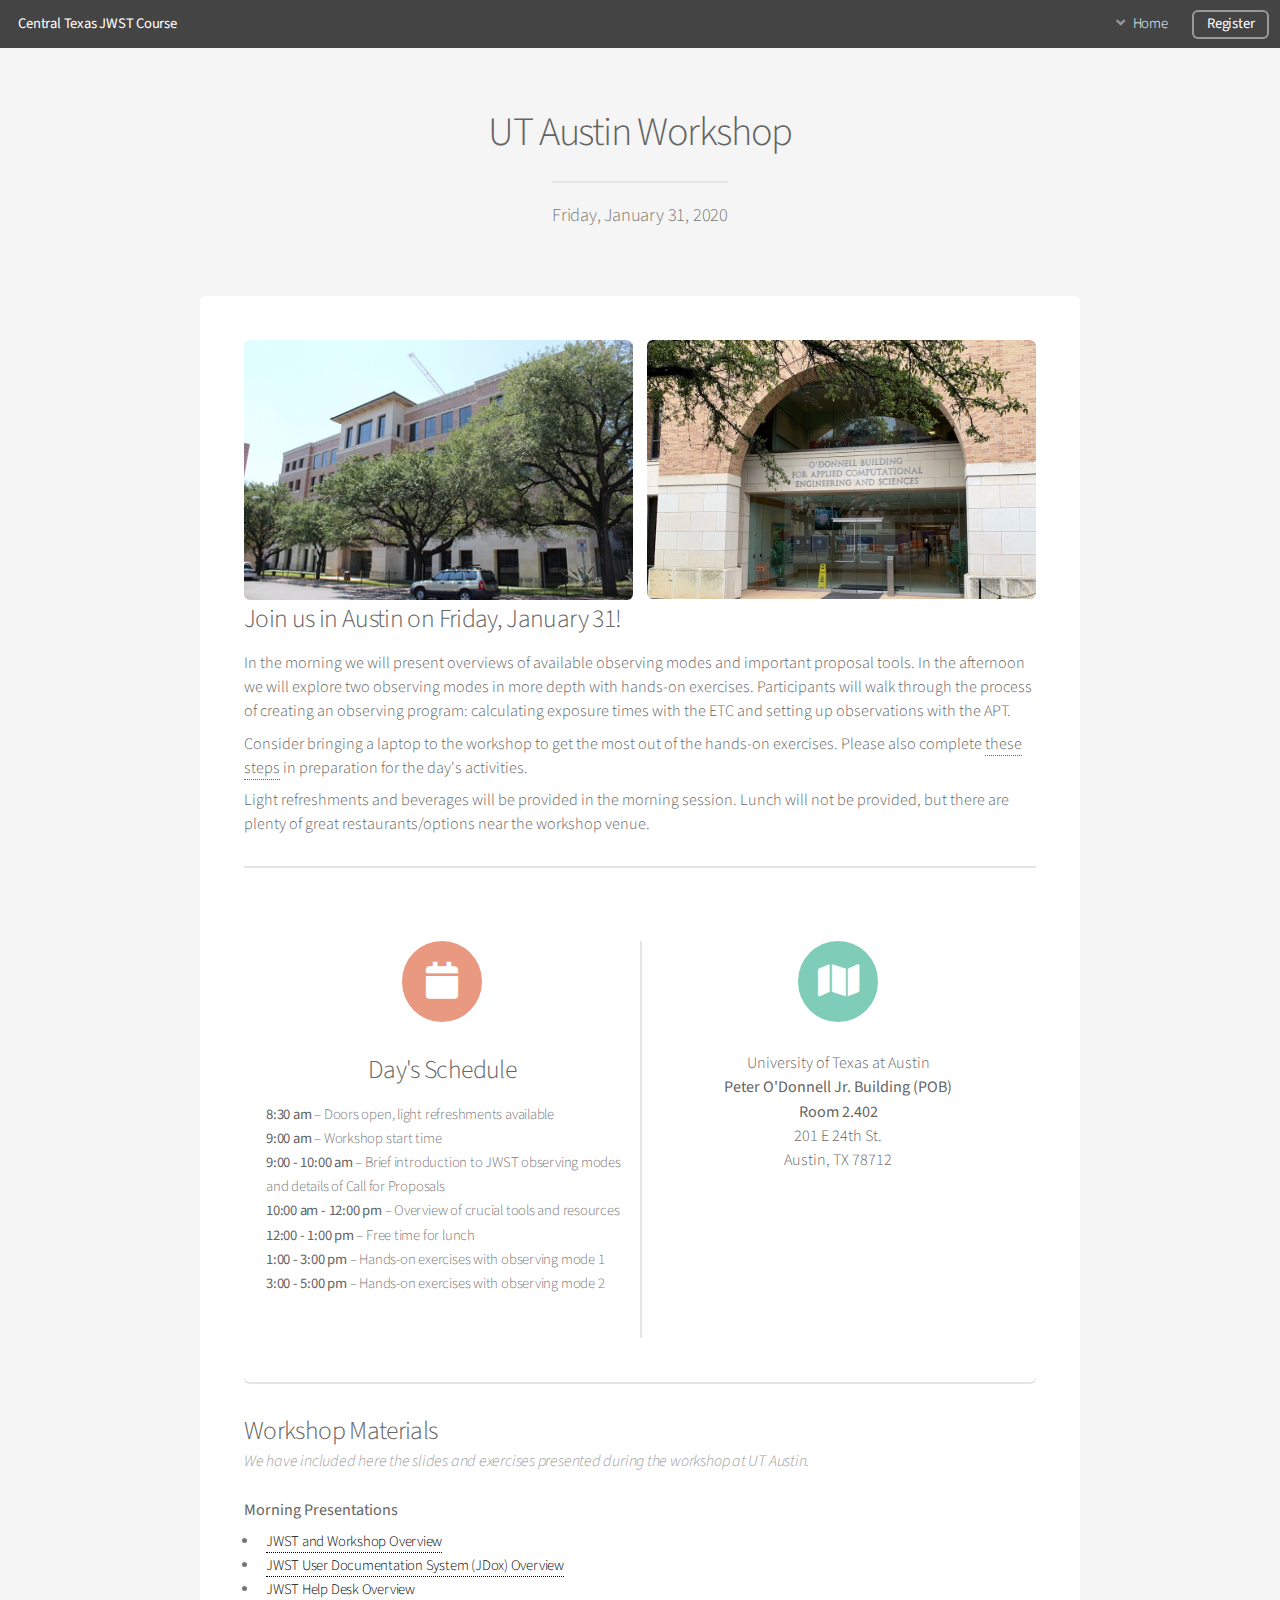
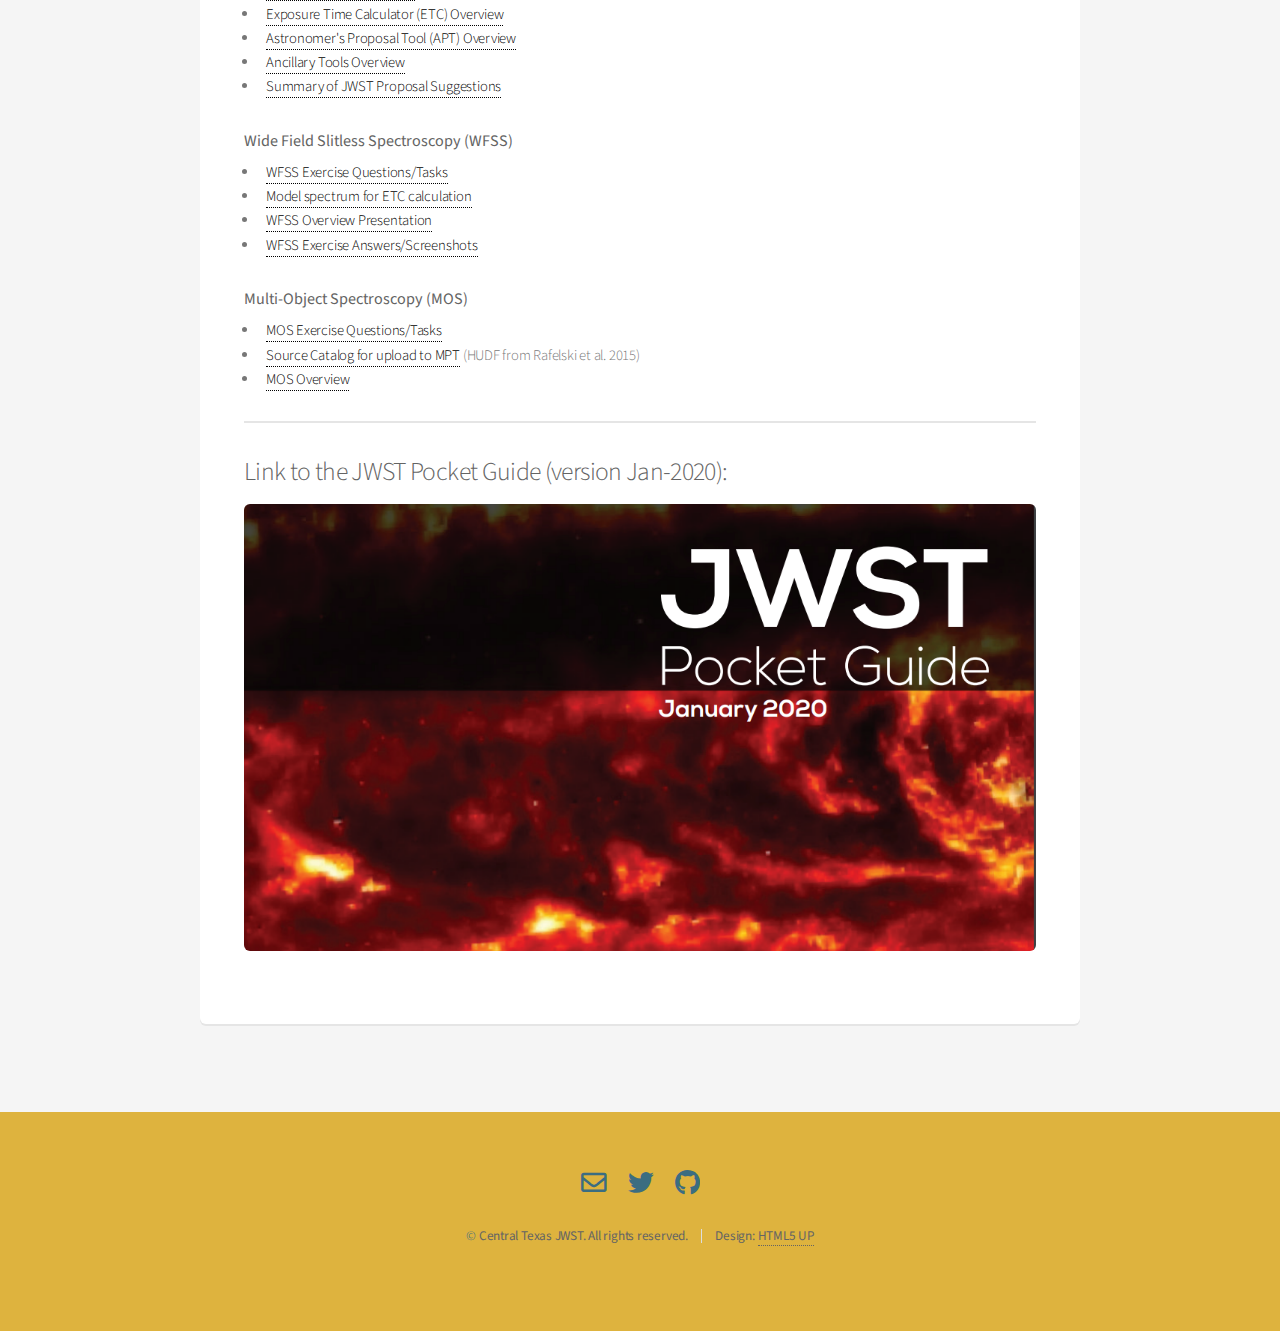
<file: utaustin.html>
<!DOCTYPE HTML>
<html>
	<head>
		<title>UT Austin Workshop</title>
		<meta charset="utf-8" />
		<meta name="viewport" content="width=device-width, initial-scale=1, user-scalable=no" />
		<link rel="shortcut icon" href="images/jwst.ico" type="image/x-icon">
		<link rel="stylesheet" href="assets/css/main.css" />
	</head>
	<body class="is-preload">
		<div id="page-wrapper">

			<!-- Header -->
				<header id="header">
					<h1><a href="index.html">Central Texas JWST Course</a></h1>
					<nav id="nav">
						<ul>
							<li>
								<a href="index.html" class="icon solid fa-angle-down">Home</a>
								<ul>
									<li><a href="loc.html">&mdash; About Us &mdash;</a></li>
									<li><a href="utaustin.html">UT Austin Workshop</a></li>
									<li><a href="tamu.html">TAMU Workshop</a></li>
                                    <li><a href="resources.html">JWST Resources</a></li>
								</ul>
							</li>
							<li><a href="https://docs.google.com/forms/d/e/1FAIpQLSdl8t4m1bi1FndUq-moQ-uZKtt0jYo79kJSnoiqK08tA91J5w/viewform?usp=sf_link" class="button">Register</a></li>
						</ul>
					</nav>
				</header>

			<!-- Main -->
				<section id="main" class="container">
					<header>
						<h2>UT Austin Workshop</h2>
						<p>Friday, January 31, 2020</p>
					</header>
					<div class="box">
                      <div class="row gtr-50 gtr-uniform">
                          <div class="col-6"><span class="image fit"><img src="images/peter_odonell_building3.jpg" alt="POB" /></span></div>
                          <div class="col-6"><span class="image fit"><img src="images/peter_odonell_building_entrance.jpg" alt="POB" /></span></div>
                      </div>
						<!--<span class="image featured"><img src="images/peter_odonell_building.jpg" alt="" /></span> -->
						<h3>Join us in Austin on Friday, January 31!</h3>
                        <h4>In the morning we will present overviews of available observing modes and important proposal tools. In the afternoon we will explore two observing modes in more depth with hands-on exercises. Participants will walk through the process of creating an observing program: calculating exposure times with the ETC and setting up observations with the APT.</h4>
                        <h4>Consider bringing a laptop to the workshop to get the most out of the hands-on exercises. Please also complete <a href="index.html#prep">these steps</a> in preparation for the day's activities.</h4>
                        <h4>Light refreshments and beverages will be provided in the morning session. Lunch will not be provided, but there are plenty of great restaurants/options near the workshop venue.</h4>
                        <hr/>
                      <section class="box special features">
                        <div class="features-row">
                          <section>
                            <span class="icon solid major fa-calendar accent2"></span>
                              <h3>Day's Schedule</h3>
                                <ul style="text-align: left; list-style: none; margin-left: -3em; margin-right: -2em">
                                  <li><b>8:30 am</b> &ndash; Doors open, light refreshments available</li>
                                  <li><b>9:00 am</b> &ndash; Workshop start time</li>
                                  <li><b>9:00 - 10:00 am</b> &ndash; Brief introduction to JWST observing modes and details of Call for Proposals </li>
                                  <li><b>10:00 am - 12:00 pm</b> &ndash; Overview of crucial tools and resources</li>
                                  <li><b>12:00 - 1:00 pm</b> &ndash; Free time for lunch </li>
                                  <li><b>1:00 - 3:00 pm</b> &ndash; Hands-on exercises with observing mode 1  </li>
                                  <li><b>3:00 - 5:00 pm</b> &ndash; Hands-on exercises with observing mode 2  </li>
                                </ul>
                          </section>
                          <section>
                            <span class="icon solid major fa-map accent3"></span>
                              <h4>University of Texas at Austin <br />
                               <b>Peter O'Donnell Jr. Building (POB)</b> <br />
                               <b>Room 2.402</b><br />
                               201 E 24th St. <br />
                               Austin, TX 78712</h4>
                            <!-- <a href="https://goo.gl/maps/MchdLGQ4AbJtLxHb7">POB</a> -->
                               <iframe src="https://www.google.com/maps/embed?pb=!1m18!1m12!1m3!1d3445.254348165152!2d-97.73877434833061!3d30.286819981705598!2m3!1f0!2f0!3f0!3m2!1i1024!2i768!4f13.1!3m3!1m2!1s0x8644b59ca6725057%3A0x20222a3583f4d627!2sPeter%20O&#39;Donnell%20Jr%20Building%2C%20201%20E%2024th%20St%2C%20Austin%2C%20TX%2078712!5e0!3m2!1sen!2sus!4v1576778270836!5m2!1sen!2sus" frameborder="0" style="border:0;" allowfullscreen=""></iframe>
                             </section>
                          </div>
                        </section>
                        <header>
                            <h3>Workshop Materials</h3>
                            <p>We have included here the slides and exercises presented during the workshop at UT Austin.</p>
                        </header>
                          <h4><b>Morning Presentations</b></h4>
                            <ul>
                              <li><a href="https://drive.google.com/open?id=1C2g9xpGGjuIbu6u0MZE3qCIuxwkWVT4_" target="_blank">JWST and Workshop Overview</a></li>
                              <li><a href="https://drive.google.com/open?id=1A7meur17iq_CvD0IEFS0VoWsko-XrdEf" target="_blank">JWST User Documentation System (JDox) Overview</a></li>
                              <li><a href="https://drive.google.com/open?id=1OKyGqy104rHfl2znNGpPE_UwSQSvBSts" target="_blank">JWST Help Desk Overview</a></li>
                              <li><a href="https://drive.google.com/open?id=1G8GUPHn89BE1WRuvVBkIypePCsaDj5ss" target="_blank">Exposure Time Calculator (ETC) Overview</a></li>
                              <li><a href="https://drive.google.com/open?id=1HOF483N-gCTTPd5Gj29YwH-Qczs3k0cy" target="_blank">Astronomer's Proposal Tool (APT) Overview</a></li>
                              <li><a href="https://drive.google.com/open?id=1XdEKg4wGXCcUUTuPf2INHDIZa60NKNh-" target="_blank">Ancillary Tools Overview</a></li>
                              <li><a href="https://drive.google.com/open?id=1V8HDb3rp1sTt7hQCs7ifJlOo0_narnFe" target="_blank">Summary of JWST Proposal Suggestions</a></li>
                            </ul>
                          <h4><b>Wide Field Slitless Spectroscopy (WFSS)</b></h4>
                            <ul>
                              <li><a href="https://drive.google.com/open?id=1vv18UyLov0RaJejbjOXh8gohHFBXT67M" target="_blank">WFSS Exercise Questions/Tasks</a></li>
                              <li><a href="https://drive.google.com/open?id=1CffHqKMUr-4RngjMm2-D_RafTqSOSf6t" target="_blank">Model spectrum for ETC calculation</a></li>
                              <li><a href="https://drive.google.com/open?id=1FdPgHzI9BDVYrjcA4EKWtA9KHXe66trd" target="_blank">WFSS Overview Presentation<a/></li>
                              <li><a href="https://drive.google.com/open?id=1Ii0A8kb_e1fgjC_4DaZBiOE7guxI9MKY" target="_blank">WFSS Exercise Answers/Screenshots</a></li>
                            </ul>
                          <h4><b>Multi-Object Spectroscopy (MOS)</b></h4>
                            <ul>
                              <li><a href="https://drive.google.com/open?id=1GhUalMubI2g8i6ATzc6MAGD2uptQ96AW" target="_blank">MOS Exercise Questions/Tasks</a></li>
                              <li><a href="https://drive.google.com/open?id=1JlQYQGmGW0uJFSlkSeaC3m3rAl2urlRw" target="_blank">Source Catalog for upload to MPT</a> (HUDF from Rafelski et al. 2015)</li>
                              <li><a href="https://drive.google.com/open?id=1ZL4rbXVi5KdAVBZkP6hIS8_ARQ9vhy7l" target="_blank">MOS Overview</a></li>
                            </ul>

            
                        <hr /> 
						<h3>Link to the JWST Pocket Guide (version Jan-2020):</h3>
						<div class="row">
                        	<div class="row-6 row-12-mobilep">
								<a href='http://www.stsci.edu/files/live/sites/www/files/home/jwst/instrumentation/_documents/jwst-pocket-guide.pdf' target="_blank" class="image fit"><img src="images/jwst-pocket-guide.png" alt="JWST pocket guide link" /></a>
							</div>
						</div>	
					</div>
				</section>

			<!-- Footer -->
				<footer id="footer">
					<ul class="icons">
                        <li><a href="mailto:jwst.texas@gmail.com" class="icon fa-envelope"><span class="label">Email</span></a></li>
						<li><a href="https://twitter.com/jwst_TXmaster" target="_blank" class="icon brands fa-twitter"><span class="label">Twitter</span></a></li>
						<li><a href="https://github.com/jwst-texas-master-scholars" target="_blank" class="icon brands fa-github"><span class="label">Github</span></a></li>
					</ul>
					<ul class="copyright">
						<li>&copy; <b>Central Texas JWST. All rights reserved.</b></li><li><b>Design: <a href="http://html5up.net">HTML5 UP</a></b></li>
					</ul>
				</footer>
		</div>

		<!-- Scripts -->
			<script src="assets/js/jquery.min.js"></script>
			<script src="assets/js/jquery.dropotron.min.js"></script>
			<script src="assets/js/jquery.scrollex.min.js"></script>
			<script src="assets/js/browser.min.js"></script>
			<script src="assets/js/breakpoints.min.js"></script>
			<script src="assets/js/util.js"></script>
			<script src="assets/js/main.js"></script>

	</body>
</html>
</file>
<file: assets/css/main.css>
@import url("fontawesome-all.min.css");
@import url("https://fonts.googleapis.com/css?family=Source+Sans+Pro:300,400,300italic,400italic");

/*
	Alpha by HTML5 UP
	html5up.net | @ajlkn
	Free for personal and commercial use under the CCA 3.0 license (html5up.net/license)
*/

/* Reset */

/* Based on meyerweb.com/eric/tools/css/reset (v2.0 | 20110126 | License: public domain) */

	html, body, div, span, applet, object,
	iframe, h1, h2, h3, h4, h5, h6, p, blockquote,
	pre, a, abbr, acronym, address, big, cite,
	code, del, dfn, em, img, ins, kbd, q, s, samp,
	small, strike, strong, sub, sup, tt, var, b,
	u, i, center, dl, dt, dd, ol, ul, li, fieldset,
	form, label, legend, table, caption, tbody,
	tfoot, thead, tr, th, td, article, aside,
	canvas, details, embed, figure, figcaption,
	footer, header, hgroup, menu, nav, output, ruby,
	section, summary, time, mark, audio, video {
		margin: 0;
		padding: 0;
		border: 0;
		font-size: 100%;
		font: inherit;
		vertical-align: baseline;
	}

	article, aside, details, figcaption, figure,
	footer, header, hgroup, menu, nav, section {
		display: block;
	}

	body {
		line-height: 1;
	}

	ol, ul {
		list-style: none;
	}

	blockquote, q {
		quotes: none;
	}

		blockquote:before, blockquote:after, q:before, q:after {
			content: '';
			content: none;
		}

	table {
		border-collapse: collapse;
		border-spacing: 0;
	}

	body {
		-webkit-text-size-adjust: none;
	}

	mark {
		background-color: transparent;
		color: inherit;
	}

	input::-moz-focus-inner {
		border: 0;
		padding: 0;
	}

	input, select, textarea {
		-moz-appearance: none;
		-webkit-appearance: none;
		-ms-appearance: none;
		appearance: none;
	}

/* Basic */

	@-ms-viewport {
		width: device-width;
	}

	body {
		-ms-overflow-style: scrollbar;
	}

	@media screen and (max-width: 480px) {

		html, body {
			min-width: 320px;
		}

	}

	html {
		box-sizing: border-box;
	}

	*, *:before, *:after {
		box-sizing: inherit;
	}

	body {
		background: #f5f5f5;
	}

	body, input, select, textarea {
		color: #777;
		font-family: "Source Sans Pro", sans-serif;
		font-size: 16pt;
		font-weight: 300;
		line-height: 1.65em;
		letter-spacing: -0.015em;
	}

	a {
		-moz-transition: color 0.2s ease-in-out, border-bottom-color 0.2s ease-in-out;
		-webkit-transition: color 0.2s ease-in-out, border-bottom-color 0.2s ease-in-out;
		-ms-transition: color 0.2s ease-in-out, border-bottom-color 0.2s ease-in-out;
		transition: color 0.2s ease-in-out, border-bottom-color 0.2s ease-in-out;
		border-bottom: dotted 1px;
		color: #000;
		text-decoration: none;
	}

		a:hover {
			border-bottom-color: #DEB33E;
			color: #DEB33E;
		}

	strong, b {
		color: #646464;
		font-weight: 400;
	}

	em, i {
		font-style: italic;
	}

	p {
		margin: 0 0 2em 0;
	}

	h1, h2, h3, h4, h5, h6 {
		color: #646464;
		font-weight: 300;
		line-height: 1em;
		margin: 0 0 0.5em 0;
	}

		h1 a, h2 a, h3 a, h4 a, h5 a, h6 a {
			color: inherit;
			text-decoration: none;
		}

	h2 {
		font-size: 2.25em;
		line-height: 1.5em;
		letter-spacing: -0.035em;
	}

	h3 {
		font-size: 1.75em;
		line-height: 1.5em;
		letter-spacing: -0.025em;
	}

	h4 {
		font-size: 1.1em;
		line-height: 1.5em;
		letter-spacing: 0;
	}

	h5 {
		font-size: 0.9em;
		line-height: 1.5em;
		letter-spacing: 0;
	}

	h6 {
		font-size: 0.7em;
		line-height: 1.5em;
		letter-spacing: 0;
	}

	sub {
		font-size: 0.8em;
		position: relative;
		top: 0.5em;
	}

	sup {
		font-size: 0.8em;
		position: relative;
		top: -0.5em;
	}

	hr {
		border: 0;
		border-bottom: solid 2px #e5e5e5;
		margin: 2em 0;
	}

		hr.major {
			margin: 3em 0;
		}

	blockquote {
		border-left: solid 4px #e5e5e5;
		font-style: italic;
		margin: 0 0 2em 0;
		padding: 0.5em 0 0.5em 2em;
	}

	pre {
		-webkit-overflow-scrolling: touch;
		background: #f8f8f8;
		border-radius: 6px;
		border: solid 1px #e5e5e5;
		font-family: monospace;
		font-size: 0.9em;
		line-height: 1.75em;
		margin: 0 0 2em 0;
		overflow-x: auto;
		padding: 1em 1.5em;
	}

	code {
		background: #f8f8f8;
		border-radius: 6px;
		border: solid 1px #e5e5e5;
		font-family: monospace;
		font-size: 0.9em;
		margin: 0 0.25em;
		padding: 0.25em 0.65em;
	}

	.align-left {
		text-align: left;
	}

	.align-center {
		text-align: center;
	}

	.align-right {
		text-align: right;
	}



/* Row */

	.row {
		display: flex;
		flex-wrap: wrap;
		box-sizing: border-box;
		align-items: stretch;
		text-align: justify;
	}

		.row > * {
			box-sizing: border-box;
		}

		.row.gtr-uniform > * > :last-child {
			margin-bottom: 0;
		}

		.row.aln-left {
			justify-content: flex-start;
		}

		.row.aln-center {
			justify-content: center;
		}

		.row.aln-right {
			justify-content: flex-end;
		}

		.row.aln-top {
			align-items: flex-start;
		}

		.row.aln-middle {
			align-items: center;
		}

		.row.aln-bottom {
			align-items: flex-end;
		}

		.row > .imp {
			order: -1;
		}

		.row > .col-1 {
			width: 8.33333%;
		}

		.row > .off-1 {
			margin-left: 8.33333%;
		}

		.row > .col-2 {
			width: 16.66667%;
		}

		.row > .off-2 {
			margin-left: 16.66667%;
		}

		.row > .col-3 {
			width: 25%;
		}

		.row > .off-3 {
			margin-left: 25%;
		}

		.row > .col-4 {
			width: 33.33333%;
		}

		.row > .off-4 {
			margin-left: 33.33333%;
		}

		.row > .col-5 {
			width: 41.66667%;
		}

		.row > .off-5 {
			margin-left: 41.66667%;
		}

		.row > .col-6 {
			width: 50%;
		}

		.row > .off-6 {
			margin-left: 50%;
		}

		.row > .col-7 {
			width: 58.33333%;
		}

		.row > .off-7 {
			margin-left: 58.33333%;
		}

		.row > .col-8 {
			width: 66.66667%;
		}

		.row > .off-8 {
			margin-left: 66.66667%;
		}

		.row > .col-9 {
			width: 75%;
		}

		.row > .off-9 {
			margin-left: 75%;
		}

		.row > .col-10 {
			width: 83.33333%;
		}

		.row > .off-10 {
			margin-left: 83.33333%;
		}

		.row > .col-11 {
			width: 91.66667%;
		}

		.row > .off-11 {
			margin-left: 91.66667%;
		}

		.row > .col-12 {
			width: 100%;
		}

		.row > .off-12 {
			margin-left: 100%;
		}

		.row.gtr-0 {
			margin-top: 0;
			margin-left: 0em;
		}

			.row.gtr-0 > * {
				padding: 0 0 0 0em;
			}

			.row.gtr-0.gtr-uniform {
				margin-top: 0em;
			}

				.row.gtr-0.gtr-uniform > * {
					padding-top: 0em;
				}

		.row.gtr-25 {
			margin-top: 0;
			margin-left: -0.5em;
		}

			.row.gtr-25 > * {
				padding: 0 0 0 0.5em;
			}

			.row.gtr-25.gtr-uniform {
				margin-top: -0.5em;
			}

				.row.gtr-25.gtr-uniform > * {
					padding-top: 0.5em;
				}

		.row.gtr-50 {
			margin-top: 0;
			margin-left: -1em;
		}

			.row.gtr-50 > * {
				padding: 0 0 0 1em;
			}

			.row.gtr-50.gtr-uniform {
				margin-top: -1em;
			}

				.row.gtr-50.gtr-uniform > * {
					padding-top: 1em;
				}

		.row {
			margin-top: 0;
			margin-left: -2em;
		}

			.row > * {
				padding: 0 0 0 2em;
			}

			.row.gtr-uniform {
				margin-top: -2em;
			}

				.row.gtr-uniform > * {
					padding-top: 2em;
				}

		.row.gtr-150 {
			margin-top: 0;
			margin-left: -3em;
		}

			.row.gtr-150 > * {
				padding: 0 0 0 3em;
			}

			.row.gtr-150.gtr-uniform {
				margin-top: -3em;
			}

				.row.gtr-150.gtr-uniform > * {
					padding-top: 3em;
				}

		.row.gtr-200 {
			margin-top: 0;
			margin-left: -4em;
		}

			.row.gtr-200 > * {
				padding: 0 0 0 4em;
			}

			.row.gtr-200.gtr-uniform {
				margin-top: -4em;
			}

				.row.gtr-200.gtr-uniform > * {
					padding-top: 4em;
				}

		@media screen and (max-width: 1680px) {

			.row {
				display: flex;
				flex-wrap: wrap;
				box-sizing: border-box;
				align-items: stretch;
			}

				.row > * {
					box-sizing: border-box;
				}

				.row.gtr-uniform > * > :last-child {
					margin-bottom: 0;
				}

				.row.aln-left {
					justify-content: flex-start;
				}

				.row.aln-center {
					justify-content: center;
				}

				.row.aln-right {
					justify-content: flex-end;
				}

				.row.aln-top {
					align-items: flex-start;
				}

				.row.aln-middle {
					align-items: center;
				}

				.row.aln-bottom {
					align-items: flex-end;
				}

				.row > .imp-wide {
					order: -1;
				}

				.row > .col-1-wide {
					width: 8.33333%;
				}

				.row > .off-1-wide {
					margin-left: 8.33333%;
				}

				.row > .col-2-wide {
					width: 16.66667%;
				}

				.row > .off-2-wide {
					margin-left: 16.66667%;
				}

				.row > .col-3-wide {
					width: 25%;
				}

				.row > .off-3-wide {
					margin-left: 25%;
				}

				.row > .col-4-wide {
					width: 33.33333%;
				}

				.row > .off-4-wide {
					margin-left: 33.33333%;
				}

				.row > .col-5-wide {
					width: 41.66667%;
				}

				.row > .off-5-wide {
					margin-left: 41.66667%;
				}

				.row > .col-6-wide {
					width: 50%;
				}

				.row > .off-6-wide {
					margin-left: 50%;
				}

				.row > .col-7-wide {
					width: 58.33333%;
				}

				.row > .off-7-wide {
					margin-left: 58.33333%;
				}

				.row > .col-8-wide {
					width: 66.66667%;
				}

				.row > .off-8-wide {
					margin-left: 66.66667%;
				}

				.row > .col-9-wide {
					width: 75%;
				}

				.row > .off-9-wide {
					margin-left: 75%;
				}

				.row > .col-10-wide {
					width: 83.33333%;
				}

				.row > .off-10-wide {
					margin-left: 83.33333%;
				}

				.row > .col-11-wide {
					width: 91.66667%;
				}

				.row > .off-11-wide {
					margin-left: 91.66667%;
				}

				.row > .col-12-wide {
					width: 100%;
				}

				.row > .off-12-wide {
					margin-left: 100%;
				}

				.row.gtr-0 {
					margin-top: 0;
					margin-left: 0em;
				}

					.row.gtr-0 > * {
						padding: 0 0 0 0em;
					}

					.row.gtr-0.gtr-uniform {
						margin-top: 0em;
					}

						.row.gtr-0.gtr-uniform > * {
							padding-top: 0em;
						}

				.row.gtr-25 {
					margin-top: 0;
					margin-left: -0.5em;
				}

					.row.gtr-25 > * {
						padding: 0 0 0 0.5em;
					}

					.row.gtr-25.gtr-uniform {
						margin-top: -0.5em;
					}

						.row.gtr-25.gtr-uniform > * {
							padding-top: 0.5em;
						}

				.row.gtr-50 {
					margin-top: 0;
					margin-left: -1em;
				}

					.row.gtr-50 > * {
						padding: 0 0 0 1em;
					}

					.row.gtr-50.gtr-uniform {
						margin-top: -1em;
					}

						.row.gtr-50.gtr-uniform > * {
							padding-top: 1em;
						}

				.row {
					margin-top: 0;
					margin-left: -2em;
				}

					.row > * {
						padding: 0 0 0 2em;
					}

					.row.gtr-uniform {
						margin-top: -2em;
					}

						.row.gtr-uniform > * {
							padding-top: 2em;
						}

				.row.gtr-150 {
					margin-top: 0;
					margin-left: -3em;
				}

					.row.gtr-150 > * {
						padding: 0 0 0 3em;
					}

					.row.gtr-150.gtr-uniform {
						margin-top: -3em;
					}

						.row.gtr-150.gtr-uniform > * {
							padding-top: 3em;
						}

				.row.gtr-200 {
					margin-top: 0;
					margin-left: -4em;
				}

					.row.gtr-200 > * {
						padding: 0 0 0 4em;
					}

					.row.gtr-200.gtr-uniform {
						margin-top: -4em;
					}

						.row.gtr-200.gtr-uniform > * {
							padding-top: 4em;
						}

		}

		@media screen and (max-width: 1280px) {

			.row {
				display: flex;
				flex-wrap: wrap;
				box-sizing: border-box;
				align-items: stretch;
			}

				.row > * {
					box-sizing: border-box;
				}

				.row.gtr-uniform > * > :last-child {
					margin-bottom: 0;
				}

				.row.aln-left {
					justify-content: flex-start;
				}

				.row.aln-center {
					justify-content: center;
				}

				.row.aln-right {
					justify-content: flex-end;
				}

				.row.aln-top {
					align-items: flex-start;
				}

				.row.aln-middle {
					align-items: center;
				}

				.row.aln-bottom {
					align-items: flex-end;
				}

				.row > .imp-normal {
					order: -1;
				}

				.row > .col-1-normal {
					width: 8.33333%;
				}

				.row > .off-1-normal {
					margin-left: 8.33333%;
				}

				.row > .col-2-normal {
					width: 16.66667%;
				}

				.row > .off-2-normal {
					margin-left: 16.66667%;
				}

				.row > .col-3-normal {
					width: 25%;
				}

				.row > .off-3-normal {
					margin-left: 25%;
				}

				.row > .col-4-normal {
					width: 33.33333%;
				}

				.row > .off-4-normal {
					margin-left: 33.33333%;
				}

				.row > .col-5-normal {
					width: 41.66667%;
				}

				.row > .off-5-normal {
					margin-left: 41.66667%;
				}

				.row > .col-6-normal {
					width: 50%;
				}

				.row > .off-6-normal {
					margin-left: 50%;
				}

				.row > .col-7-normal {
					width: 58.33333%;
				}

				.row > .off-7-normal {
					margin-left: 58.33333%;
				}

				.row > .col-8-normal {
					width: 66.66667%;
				}

				.row > .off-8-normal {
					margin-left: 66.66667%;
				}

				.row > .col-9-normal {
					width: 75%;
				}

				.row > .off-9-normal {
					margin-left: 75%;
				}

				.row > .col-10-normal {
					width: 83.33333%;
				}

				.row > .off-10-normal {
					margin-left: 83.33333%;
				}

				.row > .col-11-normal {
					width: 91.66667%;
				}

				.row > .off-11-normal {
					margin-left: 91.66667%;
				}

				.row > .col-12-normal {
					width: 100%;
				}

				.row > .off-12-normal {
					margin-left: 100%;
				}

				.row.gtr-0 {
					margin-top: 0;
					margin-left: 0em;
				}

					.row.gtr-0 > * {
						padding: 0 0 0 0em;
					}

					.row.gtr-0.gtr-uniform {
						margin-top: 0em;
					}

						.row.gtr-0.gtr-uniform > * {
							padding-top: 0em;
						}

				.row.gtr-25 {
					margin-top: 0;
					margin-left: -0.5em;
				}

					.row.gtr-25 > * {
						padding: 0 0 0 0.5em;
					}

					.row.gtr-25.gtr-uniform {
						margin-top: -0.5em;
					}

						.row.gtr-25.gtr-uniform > * {
							padding-top: 0.5em;
						}

				.row.gtr-50 {
					margin-top: 0;
					margin-left: -1em;
				}

					.row.gtr-50 > * {
						padding: 0 0 0 1em;
					}

					.row.gtr-50.gtr-uniform {
						margin-top: -1em;
					}

						.row.gtr-50.gtr-uniform > * {
							padding-top: 1em;
						}

				.row {
					margin-top: 0;
					margin-left: -2em;
				}

					.row > * {
						padding: 0 0 0 2em;
					}

					.row.gtr-uniform {
						margin-top: -2em;
					}

						.row.gtr-uniform > * {
							padding-top: 2em;
						}

				.row.gtr-150 {
					margin-top: 0;
					margin-left: -3em;
				}

					.row.gtr-150 > * {
						padding: 0 0 0 3em;
					}

					.row.gtr-150.gtr-uniform {
						margin-top: -3em;
					}

						.row.gtr-150.gtr-uniform > * {
							padding-top: 3em;
						}

				.row.gtr-200 {
					margin-top: 0;
					margin-left: -4em;
				}

					.row.gtr-200 > * {
						padding: 0 0 0 4em;
					}

					.row.gtr-200.gtr-uniform {
						margin-top: -4em;
					}

						.row.gtr-200.gtr-uniform > * {
							padding-top: 4em;
						}

		}

		@media screen and (max-width: 980px) {

			.row {
				display: flex;
				flex-wrap: wrap;
				box-sizing: border-box;
				align-items: stretch;
			}

				.row > * {
					box-sizing: border-box;
				}

				.row.gtr-uniform > * > :last-child {
					margin-bottom: 0;
				}

				.row.aln-left {
					justify-content: flex-start;
				}

				.row.aln-center {
					justify-content: center;
				}

				.row.aln-right {
					justify-content: flex-end;
				}

				.row.aln-top {
					align-items: flex-start;
				}

				.row.aln-middle {
					align-items: center;
				}

				.row.aln-bottom {
					align-items: flex-end;
				}

				.row > .imp-narrow {
					order: -1;
				}

				.row > .col-1-narrow {
					width: 8.33333%;
				}

				.row > .off-1-narrow {
					margin-left: 8.33333%;
				}

				.row > .col-2-narrow {
					width: 16.66667%;
				}

				.row > .off-2-narrow {
					margin-left: 16.66667%;
				}

				.row > .col-3-narrow {
					width: 25%;
				}

				.row > .off-3-narrow {
					margin-left: 25%;
				}

				.row > .col-4-narrow {
					width: 33.33333%;
				}

				.row > .off-4-narrow {
					margin-left: 33.33333%;
				}

				.row > .col-5-narrow {
					width: 41.66667%;
				}

				.row > .off-5-narrow {
					margin-left: 41.66667%;
				}

				.row > .col-6-narrow {
					width: 50%;
				}

				.row > .off-6-narrow {
					margin-left: 50%;
				}

				.row > .col-7-narrow {
					width: 58.33333%;
				}

				.row > .off-7-narrow {
					margin-left: 58.33333%;
				}

				.row > .col-8-narrow {
					width: 66.66667%;
				}

				.row > .off-8-narrow {
					margin-left: 66.66667%;
				}

				.row > .col-9-narrow {
					width: 75%;
				}

				.row > .off-9-narrow {
					margin-left: 75%;
				}

				.row > .col-10-narrow {
					width: 83.33333%;
				}

				.row > .off-10-narrow {
					margin-left: 83.33333%;
				}

				.row > .col-11-narrow {
					width: 91.66667%;
				}

				.row > .off-11-narrow {
					margin-left: 91.66667%;
				}

				.row > .col-12-narrow {
					width: 100%;
				}

				.row > .off-12-narrow {
					margin-left: 100%;
				}

				.row.gtr-0 {
					margin-top: 0;
					margin-left: 0em;
				}

					.row.gtr-0 > * {
						padding: 0 0 0 0em;
					}

					.row.gtr-0.gtr-uniform {
						margin-top: 0em;
					}

						.row.gtr-0.gtr-uniform > * {
							padding-top: 0em;
						}

				.row.gtr-25 {
					margin-top: 0;
					margin-left: -0.5em;
				}

					.row.gtr-25 > * {
						padding: 0 0 0 0.5em;
					}

					.row.gtr-25.gtr-uniform {
						margin-top: -0.5em;
					}

						.row.gtr-25.gtr-uniform > * {
							padding-top: 0.5em;
						}

				.row.gtr-50 {
					margin-top: 0;
					margin-left: -1em;
				}

					.row.gtr-50 > * {
						padding: 0 0 0 1em;
					}

					.row.gtr-50.gtr-uniform {
						margin-top: -1em;
					}

						.row.gtr-50.gtr-uniform > * {
							padding-top: 1em;
						}

				.row {
					margin-top: 0;
					margin-left: -2em;
				}

					.row > * {
						padding: 0 0 0 2em;
					}

					.row.gtr-uniform {
						margin-top: -2em;
					}

						.row.gtr-uniform > * {
							padding-top: 2em;
						}

				.row.gtr-150 {
					margin-top: 0;
					margin-left: -3em;
				}

					.row.gtr-150 > * {
						padding: 0 0 0 3em;
					}

					.row.gtr-150.gtr-uniform {
						margin-top: -3em;
					}

						.row.gtr-150.gtr-uniform > * {
							padding-top: 3em;
						}

				.row.gtr-200 {
					margin-top: 0;
					margin-left: -4em;
				}

					.row.gtr-200 > * {
						padding: 0 0 0 4em;
					}

					.row.gtr-200.gtr-uniform {
						margin-top: -4em;
					}

						.row.gtr-200.gtr-uniform > * {
							padding-top: 4em;
						}

		}

		@media screen and (max-width: 840px) {

			.row {
				display: flex;
				flex-wrap: wrap;
				box-sizing: border-box;
				align-items: stretch;
			}

				.row > * {
					box-sizing: border-box;
				}

				.row.gtr-uniform > * > :last-child {
					margin-bottom: 0;
				}

				.row.aln-left {
					justify-content: flex-start;
				}

				.row.aln-center {
					justify-content: center;
				}

				.row.aln-right {
					justify-content: flex-end;
				}

				.row.aln-top {
					align-items: flex-start;
				}

				.row.aln-middle {
					align-items: center;
				}

				.row.aln-bottom {
					align-items: flex-end;
				}

				.row > .imp-narrower {
					order: -1;
				}

				.row > .col-1-narrower {
					width: 8.33333%;
				}

				.row > .off-1-narrower {
					margin-left: 8.33333%;
				}

				.row > .col-2-narrower {
					width: 16.66667%;
				}

				.row > .off-2-narrower {
					margin-left: 16.66667%;
				}

				.row > .col-3-narrower {
					width: 25%;
				}

				.row > .off-3-narrower {
					margin-left: 25%;
				}

				.row > .col-4-narrower {
					width: 33.33333%;
				}

				.row > .off-4-narrower {
					margin-left: 33.33333%;
				}

				.row > .col-5-narrower {
					width: 41.66667%;
				}

				.row > .off-5-narrower {
					margin-left: 41.66667%;
				}

				.row > .col-6-narrower {
					width: 50%;
				}

				.row > .off-6-narrower {
					margin-left: 50%;
				}

				.row > .col-7-narrower {
					width: 58.33333%;
				}

				.row > .off-7-narrower {
					margin-left: 58.33333%;
				}

				.row > .col-8-narrower {
					width: 66.66667%;
				}

				.row > .off-8-narrower {
					margin-left: 66.66667%;
				}

				.row > .col-9-narrower {
					width: 75%;
				}

				.row > .off-9-narrower {
					margin-left: 75%;
				}

				.row > .col-10-narrower {
					width: 83.33333%;
				}

				.row > .off-10-narrower {
					margin-left: 83.33333%;
				}

				.row > .col-11-narrower {
					width: 91.66667%;
				}

				.row > .off-11-narrower {
					margin-left: 91.66667%;
				}

				.row > .col-12-narrower {
					width: 100%;
				}

				.row > .off-12-narrower {
					margin-left: 100%;
				}

				.row.gtr-0 {
					margin-top: 0;
					margin-left: 0em;
				}

					.row.gtr-0 > * {
						padding: 0 0 0 0em;
					}

					.row.gtr-0.gtr-uniform {
						margin-top: 0em;
					}

						.row.gtr-0.gtr-uniform > * {
							padding-top: 0em;
						}

				.row.gtr-25 {
					margin-top: 0;
					margin-left: -0.5em;
				}

					.row.gtr-25 > * {
						padding: 0 0 0 0.5em;
					}

					.row.gtr-25.gtr-uniform {
						margin-top: -0.5em;
					}

						.row.gtr-25.gtr-uniform > * {
							padding-top: 0.5em;
						}

				.row.gtr-50 {
					margin-top: 0;
					margin-left: -1em;
				}

					.row.gtr-50 > * {
						padding: 0 0 0 1em;
					}

					.row.gtr-50.gtr-uniform {
						margin-top: -1em;
					}

						.row.gtr-50.gtr-uniform > * {
							padding-top: 1em;
						}

				.row {
					margin-top: 0;
					margin-left: -2em;
				}

					.row > * {
						padding: 0 0 0 2em;
					}

					.row.gtr-uniform {
						margin-top: -2em;
					}

						.row.gtr-uniform > * {
							padding-top: 2em;
						}

				.row.gtr-150 {
					margin-top: 0;
					margin-left: -3em;
				}

					.row.gtr-150 > * {
						padding: 0 0 0 3em;
					}

					.row.gtr-150.gtr-uniform {
						margin-top: -3em;
					}

						.row.gtr-150.gtr-uniform > * {
							padding-top: 3em;
						}

				.row.gtr-200 {
					margin-top: 0;
					margin-left: -4em;
				}

					.row.gtr-200 > * {
						padding: 0 0 0 4em;
					}

					.row.gtr-200.gtr-uniform {
						margin-top: -4em;
					}

						.row.gtr-200.gtr-uniform > * {
							padding-top: 4em;
						}

		}

		@media screen and (max-width: 736px) {

			.row {
				display: flex;
				flex-wrap: wrap;
				box-sizing: border-box;
				align-items: stretch;
			}

				.row > * {
					box-sizing: border-box;
				}

				.row.gtr-uniform > * > :last-child {
					margin-bottom: 0;
				}

				.row.aln-left {
					justify-content: flex-start;
				}

				.row.aln-center {
					justify-content: center;
				}

				.row.aln-right {
					justify-content: flex-end;
				}

				.row.aln-top {
					align-items: flex-start;
				}

				.row.aln-middle {
					align-items: center;
				}

				.row.aln-bottom {
					align-items: flex-end;
				}

				.row > .imp-mobile {
					order: -1;
				}

				.row > .col-1-mobile {
					width: 8.33333%;
				}

				.row > .off-1-mobile {
					margin-left: 8.33333%;
				}

				.row > .col-2-mobile {
					width: 16.66667%;
				}

				.row > .off-2-mobile {
					margin-left: 16.66667%;
				}

				.row > .col-3-mobile {
					width: 25%;
				}

				.row > .off-3-mobile {
					margin-left: 25%;
				}

				.row > .col-4-mobile {
					width: 33.33333%;
				}

				.row > .off-4-mobile {
					margin-left: 33.33333%;
				}

				.row > .col-5-mobile {
					width: 41.66667%;
				}

				.row > .off-5-mobile {
					margin-left: 41.66667%;
				}

				.row > .col-6-mobile {
					width: 50%;
				}

				.row > .off-6-mobile {
					margin-left: 50%;
				}

				.row > .col-7-mobile {
					width: 58.33333%;
				}

				.row > .off-7-mobile {
					margin-left: 58.33333%;
				}

				.row > .col-8-mobile {
					width: 66.66667%;
				}

				.row > .off-8-mobile {
					margin-left: 66.66667%;
				}

				.row > .col-9-mobile {
					width: 75%;
				}

				.row > .off-9-mobile {
					margin-left: 75%;
				}

				.row > .col-10-mobile {
					width: 83.33333%;
				}

				.row > .off-10-mobile {
					margin-left: 83.33333%;
				}

				.row > .col-11-mobile {
					width: 91.66667%;
				}

				.row > .off-11-mobile {
					margin-left: 91.66667%;
				}

				.row > .col-12-mobile {
					width: 100%;
				}

				.row > .off-12-mobile {
					margin-left: 100%;
				}

				.row.gtr-0 {
					margin-top: 0;
					margin-left: 0em;
				}

					.row.gtr-0 > * {
						padding: 0 0 0 0em;
					}

					.row.gtr-0.gtr-uniform {
						margin-top: 0em;
					}

						.row.gtr-0.gtr-uniform > * {
							padding-top: 0em;
						}

				.row.gtr-25 {
					margin-top: 0;
					margin-left: -0.5em;
				}

					.row.gtr-25 > * {
						padding: 0 0 0 0.5em;
					}

					.row.gtr-25.gtr-uniform {
						margin-top: -0.5em;
					}

						.row.gtr-25.gtr-uniform > * {
							padding-top: 0.5em;
						}

				.row.gtr-50 {
					margin-top: 0;
					margin-left: -1em;
				}

					.row.gtr-50 > * {
						padding: 0 0 0 1em;
					}

					.row.gtr-50.gtr-uniform {
						margin-top: -1em;
					}

						.row.gtr-50.gtr-uniform > * {
							padding-top: 1em;
						}

				.row {
					margin-top: 0;
					margin-left: -2em;
				}

					.row > * {
						padding: 0 0 0 2em;
					}

					.row.gtr-uniform {
						margin-top: -2em;
					}

						.row.gtr-uniform > * {
							padding-top: 2em;
						}

				.row.gtr-150 {
					margin-top: 0;
					margin-left: -3em;
				}

					.row.gtr-150 > * {
						padding: 0 0 0 3em;
					}

					.row.gtr-150.gtr-uniform {
						margin-top: -3em;
					}

						.row.gtr-150.gtr-uniform > * {
							padding-top: 3em;
						}

				.row.gtr-200 {
					margin-top: 0;
					margin-left: -4em;
				}

					.row.gtr-200 > * {
						padding: 0 0 0 4em;
					}

					.row.gtr-200.gtr-uniform {
						margin-top: -4em;
					}

						.row.gtr-200.gtr-uniform > * {
							padding-top: 4em;
						}

		}

		@media screen and (max-width: 480px) {

			.row {
				display: flex;
				flex-wrap: wrap;
				box-sizing: border-box;
				align-items: stretch;
			}

				.row > * {
					box-sizing: border-box;
				}

				.row.gtr-uniform > * > :last-child {
					margin-bottom: 0;
				}

				.row.aln-left {
					justify-content: flex-start;
				}

				.row.aln-center {
					justify-content: center;
				}

				.row.aln-right {
					justify-content: flex-end;
				}

				.row.aln-top {
					align-items: flex-start;
				}

				.row.aln-middle {
					align-items: center;
				}

				.row.aln-bottom {
					align-items: flex-end;
				}

				.row > .imp-mobilep {
					order: -1;
				}

				.row > .col-1-mobilep {
					width: 8.33333%;
				}

				.row > .off-1-mobilep {
					margin-left: 8.33333%;
				}

				.row > .col-2-mobilep {
					width: 16.66667%;
				}

				.row > .off-2-mobilep {
					margin-left: 16.66667%;
				}

				.row > .col-3-mobilep {
					width: 25%;
				}

				.row > .off-3-mobilep {
					margin-left: 25%;
				}

				.row > .col-4-mobilep {
					width: 33.33333%;
				}

				.row > .off-4-mobilep {
					margin-left: 33.33333%;
				}

				.row > .col-5-mobilep {
					width: 41.66667%;
				}

				.row > .off-5-mobilep {
					margin-left: 41.66667%;
				}

				.row > .col-6-mobilep {
					width: 50%;
				}

				.row > .off-6-mobilep {
					margin-left: 50%;
				}

				.row > .col-7-mobilep {
					width: 58.33333%;
				}

				.row > .off-7-mobilep {
					margin-left: 58.33333%;
				}

				.row > .col-8-mobilep {
					width: 66.66667%;
				}

				.row > .off-8-mobilep {
					margin-left: 66.66667%;
				}

				.row > .col-9-mobilep {
					width: 75%;
				}

				.row > .off-9-mobilep {
					margin-left: 75%;
				}

				.row > .col-10-mobilep {
					width: 83.33333%;
				}

				.row > .off-10-mobilep {
					margin-left: 83.33333%;
				}

				.row > .col-11-mobilep {
					width: 91.66667%;
				}

				.row > .off-11-mobilep {
					margin-left: 91.66667%;
				}

				.row > .col-12-mobilep {
					width: 100%;
				}

				.row > .off-12-mobilep {
					margin-left: 100%;
				}

				.row.gtr-0 {
					margin-top: 0;
					margin-left: 0em;
				}

					.row.gtr-0 > * {
						padding: 0 0 0 0em;
					}

					.row.gtr-0.gtr-uniform {
						margin-top: 0em;
					}

						.row.gtr-0.gtr-uniform > * {
							padding-top: 0em;
						}

				.row.gtr-25 {
					margin-top: 0;
					margin-left: -0.5em;
				}

					.row.gtr-25 > * {
						padding: 0 0 0 0.5em;
					}

					.row.gtr-25.gtr-uniform {
						margin-top: -0.5em;
					}

						.row.gtr-25.gtr-uniform > * {
							padding-top: 0.5em;
						}

				.row.gtr-50 {
					margin-top: 0;
					margin-left: -1em;
				}

					.row.gtr-50 > * {
						padding: 0 0 0 1em;
					}

					.row.gtr-50.gtr-uniform {
						margin-top: -1em;
					}

						.row.gtr-50.gtr-uniform > * {
							padding-top: 1em;
						}

				.row {
					margin-top: 0;
					margin-left: -2em;
				}

					.row > * {
						padding: 0 0 0 2em;
					}

					.row.gtr-uniform {
						margin-top: -2em;
					}

						.row.gtr-uniform > * {
							padding-top: 2em;
						}

				.row.gtr-150 {
					margin-top: 0;
					margin-left: -3em;
				}

					.row.gtr-150 > * {
						padding: 0 0 0 3em;
					}

					.row.gtr-150.gtr-uniform {
						margin-top: -3em;
					}

						.row.gtr-150.gtr-uniform > * {
							padding-top: 3em;
						}

				.row.gtr-200 {
					margin-top: 0;
					margin-left: -4em;
				}

					.row.gtr-200 > * {
						padding: 0 0 0 4em;
					}

					.row.gtr-200.gtr-uniform {
						margin-top: -4em;
					}

						.row.gtr-200.gtr-uniform > * {
							padding-top: 4em;
						}

		}

/* Container */

	.container {
		margin: 0 auto;
		max-width: calc(100% - 5em);
		width: 60em;
	}

		.container.xsmall {
			width: 15em;
		}

		.container.small {
			width: 30em;
		}

		.container.medium {
			width: 45em;
		}

		.container.large {
			width: 75em;
		}

		.container.xlarge {
			width: 90em;
		}

		.container.max {
			width: 100%;
		}

		@media screen and (max-width: 840px) {

			.container {
				width: 100% !important;
			}

		}

		@media screen and (max-width: 736px) {

			.container {
				max-width: 100%;
			}

		}

/* Section/Article */

	section.special, article.special {
		text-align: center;
	}

	header p {
		color: #999;
		position: relative;
		margin: 0 0 1.5em 0;
		font-style: italic;
	}

	header h2 + p {
		font-size: 1.25em;
		margin-top: -1em;
		line-height: 1.5em;
	}

	header h3 + p {
		font-size: 1.1em;
		margin-top: -0.85em;
		line-height: 1.5em;
	}

	header h4 + p,
	header h5 + p,
	header h6 + p {
		font-size: 0.8em;
		margin-top: -0.5em;
		line-height: 1.5em;
	}

	header.major {
		padding: 1em 0;
		text-align: center;
	}

		header.major h2 {
			margin: 0;
		}

		header.major p {
			display: inline-block;
			border-top: solid 2px #e5e5e5;
			color: #777;
			margin: 1.5em 0 0 0;
			padding: 1.5em 0 0 0;
			font-style: normal;
		}

/* Form */

	form {
		margin: 0 0 2em 0;
	}

	label {
		color: #646464;
		display: block;
		font-size: 0.9em;
		font-weight: 300;
		margin: 0 0 1em 0;
	}

	input[type="text"],
	input[type="password"],
	input[type="email"],
	select,
	textarea {
		-moz-appearance: none;
		-webkit-appearance: none;
		-ms-appearance: none;
		appearance: none;
		background-color: #f8f8f8;
		border-radius: 6px;
		border: solid 1px #e5e5e5;
		color: inherit;
		display: block;
		outline: 0;
		padding: 0 1em;
		text-decoration: none;
		width: 100%;
	}

		input[type="text"]:invalid,
		input[type="password"]:invalid,
		input[type="email"]:invalid,
		select:invalid,
		textarea:invalid {
			box-shadow: none;
		}

		input[type="text"]:focus,
		input[type="password"]:focus,
		input[type="email"]:focus,
		select:focus,
		textarea:focus {
			border-color: #e89980;
			box-shadow: 0 0 0 2px #e89980;
		}

	select {
		background-image: url("data:image/svg+xml;charset=utf8,%3Csvg xmlns='http://www.w3.org/2000/svg' width='40' height='40' preserveAspectRatio='none' viewBox='0 0 40 40'%3E%3Cpath d='M9.4,12.3l10.4,10.4l10.4-10.4c0.2-0.2,0.5-0.4,0.9-0.4c0.3,0,0.6,0.1,0.9,0.4l3.3,3.3c0.2,0.2,0.4,0.5,0.4,0.9 c0,0.4-0.1,0.6-0.4,0.9L20.7,31.9c-0.2,0.2-0.5,0.4-0.9,0.4c-0.3,0-0.6-0.1-0.9-0.4L4.3,17.3c-0.2-0.2-0.4-0.5-0.4-0.9 c0-0.4,0.1-0.6,0.4-0.9l3.3-3.3c0.2-0.2,0.5-0.4,0.9-0.4S9.1,12.1,9.4,12.3z' fill='%23e5e5e5' /%3E%3C/svg%3E");
		background-size: 1.25em;
		background-repeat: no-repeat;
		background-position: calc(100% - 1em) center;
		height: 3em;
		padding-right: 3em;
		text-overflow: ellipsis;
	}

		select option {
			color: #777;
			background-color: #f5f5f5;
		}

		select:focus::-ms-value {
			background-color: transparent;
		}

		select::-ms-expand {
			display: none;
		}

	input[type="text"],
	input[type="password"],
	input[type="email"],
	select {
		height: 3em;
	}

	textarea {
		padding: 0.75em 1em;
	}

	input[type="checkbox"],
	input[type="radio"] {
		-moz-appearance: none;
		-webkit-appearance: none;
		-ms-appearance: none;
		appearance: none;
		display: block;
		float: left;
		margin-right: -2em;
		opacity: 0;
		width: 1em;
		z-index: -1;
	}

		input[type="checkbox"] + label,
		input[type="radio"] + label {
			text-decoration: none;
			color: #777;
			cursor: pointer;
			display: inline-block;
			font-size: 1em;
			font-weight: 300;
			padding-left: 2.55em;
			padding-right: 0.75em;
			position: relative;
		}

			input[type="checkbox"] + label:before,
			input[type="radio"] + label:before {
				-moz-osx-font-smoothing: grayscale;
				-webkit-font-smoothing: antialiased;
				display: inline-block;
				font-style: normal;
				font-variant: normal;
				text-rendering: auto;
				line-height: 1;
				text-transform: none !important;
				font-family: 'Font Awesome 5 Free';
				font-weight: 900;
			}

			input[type="checkbox"] + label:before,
			input[type="radio"] + label:before {
				background: #f8f8f8;
				border-radius: 6px;
				border: solid 1px #e5e5e5;
				content: '';
				display: inline-block;
				font-size: 0.8em;
				height: 2.25em;
				left: 0;
				line-height: 2.25em;
				position: absolute;
				text-align: center;
				top: 0;
				width: 2.25em;
			}

		input[type="checkbox"]:checked + label:before,
		input[type="radio"]:checked + label:before {
			background: #666;
			border-color: #666;
			color: #ffffff;
			content: '\f00c';
		}

		input[type="checkbox"]:focus + label:before,
		input[type="radio"]:focus + label:before {
			border-color: #e89980;
			box-shadow: 0 0 0 1px #e89980;
		}

	input[type="checkbox"] + label:before {
		border-radius: 6px;
	}

	input[type="radio"] + label:before {
		border-radius: 100%;
	}

	::-webkit-input-placeholder {
		color: #999 !important;
		opacity: 1.0;
	}

	:-moz-placeholder {
		color: #999 !important;
		opacity: 1.0;
	}

	::-moz-placeholder {
		color: #999 !important;
		opacity: 1.0;
	}

	:-ms-input-placeholder {
		color: #999 !important;
		opacity: 1.0;
	}

/* Box */

	.box {
		background: #fff;
		border-radius: 6px;
		box-shadow: 0 2px 0 0 #e5e5e5;
		margin: 0 0 2em 0;
		padding: 3em;
	}

		.box > :last-child {
			margin-bottom: 0;
		}

		.box.alt {
			background: none !important;
			border-radius: 0 !important;
			box-shadow: none !important;
			margin: 0 0 2em 0;
			padding: 0 !important;
		}

		.box.features .features-row {
			border-top: solid 2px #e5e5e5;
			position: relative;
		}

			.box.features .features-row:after {
				clear: both;
				content: '';
				display: block;
			}

			.box.features .features-row section {
				float: left;
				padding: 3em;
				width: 50%;
			}

				.box.features .features-row section :last-child {
					margin-bottom: 0;
				}

				.box.features .features-row section:nth-child(2n) {
					padding-right: 0;
				}

					.box.features .features-row section:nth-child(2n):before {
						background: #e5e5e5;
						content: '';
						display: block;
						height: 100%;
						margin-left: -3em;
						position: absolute;
						top: 0;
						width: 2px;
					}

				.box.features .features-row section:nth-child(2n-1) {
					padding-left: 0;
				}

			.box.features .features-row:first-child {
				border-top: 0;
			}

				.box.features .features-row:first-child section {
					padding-top: 0;
				}

			.box.features .features-row:last-child {
				padding-bottom: 0;
			}

				.box.features .features-row:last-child section {
					padding-bottom: 0;
				}

		.box.special {
			text-align: center;
		}

		.box .image.featured {
			border-radius: 0;
			display: block;
			margin: 3em 0 3em -3em;
			position: relative;
			width: calc(100% + 6em);
		}

			.box .image.featured img {
				border-radius: 0;
				display: block;
				width: 100%;
			}

			.box .image.featured:first-child {
				border-radius: 6px 6px 0 0;
				margin-bottom: 3em;
				margin-top: -3em;
			}

				.box .image.featured:first-child img {
					border-radius: 6px 6px 0 0;
				}

			.box .image.featured:last-child {
				border-radius: 0 0 6px 6px;
				margin-bottom: -3em;
				margin-top: 3em;
			}

				.box .image.featured:last-child img {
					border-radius: 0 0 6px 6px;
				}

/* Icon */

	.icon {
		text-decoration: none;
		border-bottom: none;
		position: relative;
	}

		.icon:before {
			-moz-osx-font-smoothing: grayscale;
			-webkit-font-smoothing: antialiased;
			display: inline-block;
			font-style: normal;
			font-variant: normal;
			text-rendering: auto;
			line-height: 1;
			text-transform: none !important;
			font-family: 'Font Awesome 5 Free';
			font-weight: 400;
		}

		.icon > .label {
			display: none;
		}

		.icon:before {
			line-height: inherit;
		}

		.icon.solid:before {
			font-weight: 900;
		}

		.icon.brands:before {
			font-family: 'Font Awesome 5 Brands';
		}

		.icon.major {
			background: #666;
			border-radius: 100%;
			color: #ffffff;
			cursor: default;
			display: inline-block;
			height: 5.5em;
			line-height: 5.5em;
			margin: 0 0 2em 0;
			width: 5.5em;
		}

			.icon.major:before {
				font-size: 2.5em;
			}

			.icon.major.accent1 {
				background: #666;
				color: #ffffff;
			}

			.icon.major.accent2 {
				background: #e89980;
				color: #ffffff;
			}

			.icon.major.accent3 {
				background: #7fcdb8;
				color: #ffffff;
			}

			.icon.major.accent4 {
				background: #90b0ba;
				color: #ffffff;
			}

			.icon.major.accent5 {
				background: #e5cb95;
				color: #ffffff;
			}

/* Image */

	.image {
		border-radius: 6px;
		border: 0;
		display: inline-block;
		position: relative;
	}

		.image img {
			border-radius: 6px;
			display: block;
		}

		.image.left {
			float: left;
			padding: 0 1.5em 1em 0;
			top: 0.25em;
		}

		.image.right {
			float: right;
			padding: 0 0 1em 1.5em;
			top: 0.25em;
		}

		.image.fit {
			display: block;
			margin: 0 0 2em 0;
			width: 100%;
		}

			.image.fit img {
				display: block;
				width: 100%;
			}

/* List */

	ol {
		list-style: decimal;
		margin: 0 0 2em 0;
		padding-left: 1.25em;
	}

		ol li {
			padding-left: 0.25em;
		}

	ul {
		list-style: disc;
		margin: 0 0 2em 0;
		padding-left: 1em;
	}

		ul li {
			padding-left: 0.5em;
		}

		ul.alt {
			list-style: none;
			padding-left: 0;
		}

			ul.alt li {
				border-top: solid 1px #e5e5e5;
				padding: 0.5em 0;
			}

				ul.alt li:first-child {
					border-top: 0;
					padding-top: 0;
				}

		ul.icons {
			cursor: default;
			list-style: none;
			padding-left: 0;
		}

			ul.icons li {
				display: inline-block;
				padding: 0 1.25em 0 0;
			}

				ul.icons li:last-child {
					padding-right: 0;
				}

				ul.icons li .icon {
					color: inherit;
				}

					ul.icons li .icon:before {
						font-size: 1.75em;
					}

	dl {
		margin: 0 0 2em 0;
	}

/* Actions */

	ul.actions {
		display: -moz-flex;
		display: -webkit-flex;
		display: -ms-flex;
		display: flex;
		cursor: default;
		list-style: none;
		margin-left: -1em;
		padding-left: 0;
	}

		ul.actions li {
			padding: 0 0 0 1em;
			vertical-align: middle;
		}

		ul.actions.special {
			-moz-justify-content: center;
			-webkit-justify-content: center;
			-ms-justify-content: center;
			justify-content: center;
			width: 100%;
			margin-left: 0;
		}

			ul.actions.special li:first-child {
				padding-left: 0;
			}

		ul.actions.stacked {
			-moz-flex-direction: column;
			-webkit-flex-direction: column;
			-ms-flex-direction: column;
			flex-direction: column;
			margin-left: 0;
		}

			ul.actions.stacked li {
				padding: 1.3em 0 0 0;
			}

				ul.actions.stacked li:first-child {
					padding-top: 0;
				}

		ul.actions.fit {
			width: calc(100% + 1em);
		}

			ul.actions.fit li {
				-moz-flex-grow: 1;
				-webkit-flex-grow: 1;
				-ms-flex-grow: 1;
				flex-grow: 1;
				-moz-flex-shrink: 1;
				-webkit-flex-shrink: 1;
				-ms-flex-shrink: 1;
				flex-shrink: 1;
				width: 100%;
			}

				ul.actions.fit li > * {
					width: 100%;
				}

			ul.actions.fit.stacked {
				width: 100%;
			}

		@media screen and (max-width: 480px) {

			ul.actions:not(.fixed) {
				-moz-flex-direction: column;
				-webkit-flex-direction: column;
				-ms-flex-direction: column;
				flex-direction: column;
				margin-left: 0;
				width: 100% !important;
			}

				ul.actions:not(.fixed) li {
					-moz-flex-grow: 1;
					-webkit-flex-grow: 1;
					-ms-flex-grow: 1;
					flex-grow: 1;
					-moz-flex-shrink: 1;
					-webkit-flex-shrink: 1;
					-ms-flex-shrink: 1;
					flex-shrink: 1;
					padding: 1em 0 0 0;
					text-align: center;
					width: 100%;
				}

					ul.actions:not(.fixed) li > * {
						width: 100%;
					}

					ul.actions:not(.fixed) li:first-child {
						padding-top: 0;
					}

					ul.actions:not(.fixed) li input[type="submit"],
					ul.actions:not(.fixed) li input[type="reset"],
					ul.actions:not(.fixed) li input[type="button"],
					ul.actions:not(.fixed) li button,
					ul.actions:not(.fixed) li .button {
						width: 100%;
					}

						ul.actions:not(.fixed) li input[type="submit"].icon:before,
						ul.actions:not(.fixed) li input[type="reset"].icon:before,
						ul.actions:not(.fixed) li input[type="button"].icon:before,
						ul.actions:not(.fixed) li button.icon:before,
						ul.actions:not(.fixed) li .button.icon:before {
							margin-left: -0.5em;
						}

		}

/* Table */

	.table-wrapper {
		-webkit-overflow-scrolling: touch;
		overflow-x: auto;
	}

	table {
		margin: 0 0 2em 0;
		width: 100%;
	}

		table tbody tr {
			border: solid 1px #e5e5e5;
			border-left: 0;
			border-right: 0;
		}

			table tbody tr:nth-child(2n + 1) {
				background-color: #f8f8f8;
			}

		table td {
			padding: 0.75em 0.75em;
		}

		table th {
			color: #646464;
			font-size: 0.9em;
			font-weight: 300;
			padding: 0 0.75em 0.75em 0.75em;
			text-align: left;
		}

		table thead {
			border-bottom: solid 2px #e5e5e5;
		}

		table tfoot {
			border-top: solid 2px #e5e5e5;
		}

		table.alt {
			border-collapse: separate;
		}

			table.alt tbody tr td {
				border: solid 1px #e5e5e5;
				border-left-width: 0;
				border-top-width: 0;
			}

				table.alt tbody tr td:first-child {
					border-left-width: 1px;
				}

			table.alt tbody tr:first-child td {
				border-top-width: 1px;
			}

			table.alt thead {
				border-bottom: 0;
			}

			table.alt tfoot {
				border-top: 0;
			}

/* Button */

	input[type="submit"],
	input[type="reset"],
	input[type="button"],
	.button {
		-moz-appearance: none;
		-webkit-appearance: none;
		-ms-appearance: none;
		appearance: none;
		-moz-transition: background-color 0.2s ease-in-out, color 0.2s ease-in-out;
		-webkit-transition: background-color 0.2s ease-in-out, color 0.2s ease-in-out;
		-ms-transition: background-color 0.2s ease-in-out, color 0.2s ease-in-out;
		transition: background-color 0.2s ease-in-out, color 0.2s ease-in-out;
		background-color: #666;
		border-radius: 6px;
		border: 0;
		color: #ffffff;
		cursor: pointer;
		display: inline-block;
		font-weight: 400;
		height: 3em;
		line-height: 3em;
		padding: 0 2em;
		text-align: center;
		text-decoration: none;
		white-space: nowrap;
	}

		input[type="submit"]:hover,
		input[type="reset"]:hover,
		input[type="button"]:hover,
		.button:hover {
			background-color: #737373;
		}

		input[type="submit"]:active,
		input[type="reset"]:active,
		input[type="button"]:active,
		.button:active {
			background-color: #595959;
		}

		input[type="submit"].icon,
		input[type="reset"].icon,
		input[type="button"].icon,
		.button.icon {
			padding-left: 1.35em;
		}

			input[type="submit"].icon:before,
			input[type="reset"].icon:before,
			input[type="button"].icon:before,
			.button.icon:before {
				margin-right: 0.5em;
			}

		input[type="submit"].fit,
		input[type="reset"].fit,
		input[type="button"].fit,
		.button.fit {
			width: 100%;
		}

		input[type="submit"].small,
		input[type="reset"].small,
		input[type="button"].small,
		.button.small {
			font-size: 0.8em;
			height: 2.7em;
			line-height: 2.7em;
		}

		input[type="submit"].large,
		input[type="reset"].large,
		input[type="button"].large,
		.button.large {
			font-size: 1.25em;
			height: 2.7em;
			line-height: 2.7em;
		}

		input[type="submit"].alt,
		input[type="reset"].alt,
		input[type="button"].alt,
		.button.alt {
			background-color: transparent;
			box-shadow: inset 0 0 0 2px #e5e5e5;
			color: #777;
		}

			input[type="submit"].alt:hover,
			input[type="reset"].alt:hover,
			input[type="button"].alt:hover,
			.button.alt:hover {
				background-color: #f8f8f8;
			}

			input[type="submit"].alt:active,
			input[type="reset"].alt:active,
			input[type="button"].alt:active,
			.button.alt:active {
				background-color: #f0f0f0;
			}

			input[type="submit"].alt.icon:before,
			input[type="reset"].alt.icon:before,
			input[type="button"].alt.icon:before,
			.button.alt.icon:before {
				color: #999;
			}

		input[type="submit"].primary,
		input[type="reset"].primary,
		input[type="button"].primary,
		.button.primary {
			background-color: #e89980;
			color: #ffffff !important;
		}

			input[type="submit"].primary:hover,
			input[type="reset"].primary:hover,
			input[type="button"].primary:hover,
			.button.primary:hover {
				background-color: #ecaa96;
			}

			input[type="submit"].primary:active,
			input[type="reset"].primary:active,
			input[type="button"].primary:active,
			.button.primary:active {
				background-color: #e4886a;
			}

		input[type="submit"].disabled, input[type="submit"]:disabled,
		input[type="reset"].disabled,
		input[type="reset"]:disabled,
		input[type="button"].disabled,
		input[type="button"]:disabled,
		.button.disabled,
		.button:disabled {
			background-color: #777 !important;
			box-shadow: inset 0 -0.15em 0 0 rgba(0, 0, 0, 0.15);
			color: #f5f5f5 !important;
			cursor: default;
			opacity: 0.25;
		}

/* Header */

	#page-wrapper {
		padding-top: 3em;
	}

	body.landing #page-wrapper {
		padding-top: 0;
	}

	@-moz-keyframes reveal-header {
		0% {
			top: -5em;
		}

		100% {
			top: 0;
		}
	}

	@-webkit-keyframes reveal-header {
		0% {
			top: -5em;
		}

		100% {
			top: 0;
		}
	}

	@-ms-keyframes reveal-header {
		0% {
			top: -5em;
		}

		100% {
			top: 0;
		}
	}

	@keyframes reveal-header {
		0% {
			top: -5em;
		}

		100% {
			top: 0;
		}
	}

	#header {
		background: #444;
		color: #bbb;
		cursor: default;
		height: 3.25em;
		left: 0;
		line-height: 3.25em;
		position: fixed;
		top: 0;
		width: 100%;
		z-index: 10000;
	}

		#header h1 {
			color: inherit;
			height: inherit;
			left: 1.25em;
			line-height: inherit;
			margin: 0;
			padding: 0;
			position: absolute;
			top: 0;
		}

			#header h1 a {
				color: #fff;
				font-weight: 400;
				border: 0;
			}

		#header nav {
			height: inherit;
			line-height: inherit;
			position: absolute;
			right: 0.75em;
			top: 0;
			vertical-align: middle;
		}

			#header nav > ul {
				list-style: none;
				margin: 0;
				padding-left: 0;
			}

				#header nav > ul > li {
					display: inline-block;
					padding-left: 0;
				}

					#header nav > ul > li > ul {
						display: none;
					}

					#header nav > ul > li a {
						display: inline-block;
						height: 2em;
						line-height: 1.95em;
						padding: 0 1em;
						border-radius: 6px;
					}

					#header nav > ul > li a:not(.button) {
						color: #fff;
						display: inline-block;
						text-decoration: none;
						border: 0;
					}

						#header nav > ul > li a:not(.button).icon:before {
							color: #999;
							margin-right: 0.5em;
						}

					#header nav > ul > li:first-child {
						margin-left: 0;
					}

					#header nav > ul > li.active a:not(.button) {
						background-color: rgba(153, 153, 153, 0.25);
					}

					#header nav > ul > li .button {
						margin: 0 0 0 0.5em;
						position: relative;
					}

		#header input[type="submit"],
		#header input[type="reset"],
		#header input[type="button"],
		#header .button {
			background-color: transparent;
			box-shadow: inset 0 0 0 2px #999;
			color: #fff;
		}

			#header input[type="submit"]:hover,
			#header input[type="reset"]:hover,
			#header input[type="button"]:hover,
			#header .button:hover {
				background-color: rgba(153, 153, 153, 0.25);
			}

			#header input[type="submit"]:active,
			#header input[type="reset"]:active,
			#header input[type="button"]:active,
			#header .button:active {
				background-color: rgba(153, 153, 153, 0.5);
			}

		#header .container {
			position: relative;
		}

			#header .container h1 {
				left: 0;
			}

			#header .container nav {
				right: 0;
			}

		#header.reveal {
			-moz-animation: reveal-header 0.5s;
			-webkit-animation: reveal-header 0.5s;
			-ms-animation: reveal-header 0.5s;
			animation: reveal-header 0.5s;
		}

		#header.alt {
			-moz-animation: none;
			-webkit-animation: none;
			-ms-animation: none;
			animation: none;
			background: none;
			color: rgba(255, 255, 255, 0.75);
			position: absolute;
		}

			#header.alt nav > ul > li a:not(.button).icon:before {
				color: rgba(255, 255, 255, 0.75);
			}

			#header.alt nav > ul > li.active a:not(.button) {
				background-color: rgba(255, 255, 255, 0.2);
			}

			#header.alt input[type="submit"],
			#header.alt input[type="reset"],
			#header.alt input[type="button"],
			#header.alt .button {
				box-shadow: inset 0 0 0 2px rgba(255, 255, 255, 0.5);
			}

				#header.alt input[type="submit"]:hover,
				#header.alt input[type="reset"]:hover,
				#header.alt input[type="button"]:hover,
				#header.alt .button:hover {
					background-color: rgba(255, 255, 255, 0.1);
				}

				#header.alt input[type="submit"]:active,
				#header.alt input[type="reset"]:active,
				#header.alt input[type="button"]:active,
				#header.alt .button:active {
					background-color: rgba(255, 255, 255, 0.2);
				}

	.dropotron {
		background: #fff;
		border-radius: 6px;
		box-shadow: 0 2px 0 0 rgba(0, 0, 0, 0.065), inset 0 -1px 0 0 #fff, inset 0 0 0 1px rgba(229, 229, 229, 0.5);
		list-style: none;
		margin: calc(-0.5em + 1px) 0 0 1px;
		padding: 0.5em 0;
		width: 11em;
	}

		.dropotron li {
			padding: 0;
		}

			.dropotron li a, .dropotron li span {
				-moz-transition: none;
				-webkit-transition: none;
				-ms-transition: none;
				transition: none;
				border: 0;
				border-top: solid 1px #f2f2f2;
				color: inherit;
				display: block;
				padding: 0.15em 1em;
			}

			.dropotron li:first-child > a, .dropotron li:first-child > span {
				border-top: 0;
			}

			.dropotron li.active > a, .dropotron li.active > span, .dropotron li:hover > a, .dropotron li:hover > span {
				background: #e89980;
				color: #ffffff;
			}

		.dropotron.level-0 {
			font-size: 0.9em;
			margin: 1em 0 0 0;
		}

			.dropotron.level-0:before {
				-moz-transform: rotate(45deg);
				-webkit-transform: rotate(45deg);
				-ms-transform: rotate(45deg);
				transform: rotate(45deg);
				background: #fff;
				border: solid 1px rgba(229, 229, 229, 0.5);
				border-bottom: 0;
				border-right: 0;
				box-shadow: -0.25em -0.125em 0.125em 0 rgba(0, 0, 0, 0.015);
				content: '';
				display: block;
				height: 0.75em;
				position: absolute;
				right: 1.25em;
				top: -0.375em;
				width: 0.75em;
				z-index: 0;
			}

/* Banner */

	#banner {
		background-attachment: scroll,							fixed;
		background-color: #666;
		background-image: url("images/overlay.png"), url("../../images/banner.jpg");
		background-position: top left,						center center;
		background-repeat: repeat,							no-repeat;
		background-size: auto,							cover;
		color: #fff;
		padding: 12em 0 20em 0;
		text-align: center;
	}

		#banner :last-child {
			margin-bottom: 0;
		}

		#banner h2, #banner h3, #banner h4, #banner h5, #banner h6 {
			color: #fff;
			font-weight: bold;
		}

		#banner h2 {
			font-size: 3.5em;
			line-height: 1em;
			margin: 0 0 0.5em 0;
			padding: 0;
		}

		#banner p {
			font-size: 1.25em;
			margin-bottom: 1.75em;
			font-weight: bold;

		}

		#banner input[type="submit"],
		#banner input[type="reset"],
		#banner input[type="button"],
		#banner .button {
			background-color: transparent;
			box-shadow: inset 0 0 0 2px rgba(255, 255, 255, 0.5);
			color: #fff;
			min-width: 12em;
		}

			#banner input[type="submit"]:hover,
			#banner input[type="reset"]:hover,
			#banner input[type="button"]:hover,
			#banner .button:hover {
				background-color: rgba(255, 255, 255, 0.1);
			}

			#banner input[type="submit"]:active,
			#banner input[type="reset"]:active,
			#banner input[type="button"]:active,
			#banner .button:active {
				background-color: rgba(255, 255, 255, 0.2);
			}

			#banner input[type="submit"].primary,
			#banner input[type="reset"].primary,
			#banner input[type="button"].primary,
			#banner .button.primary {
				background: #fff;
				color: #666 !important;
			}

/* Main */

	#main {
		padding: 4em 0;
	}

		#main > header {
			text-align: center;
			margin: 0 0 3em 0;
		}

			#main > header h2 {
				font-size: 2.75em;
				margin: 0;
			}

			#main > header p {
				border-top: solid 2px #e5e5e5;
				color: #777;
				display: inline-block;
				font-style: normal;
				margin: 1em 0 0 0;
				padding: 1em 0 1.25em 0;
			}

	body.landing #main {
		margin-top: -14em;
	}

/* Footer */

	#footer {
		background: #DEB33E;
		padding: 4em 0 6em 0;
		text-align: center;
		color: #1F618D;
	}

		#footer .icons a {
			-moz-transition: opacity 0.2s ease-in-out;
			-webkit-transition: opacity 0.2s ease-in-out;
			-ms-transition: opacity 0.2s ease-in-out;
			transition: opacity 0.2s ease-in-out;
			opacity: 0.85;
		}

			#footer .icons a:hover {
				opacity: 0.95;
			}

		#footer .copyright {
			color: #1F618D;
			font-size: 0.9em;
			line-height: 1em;
			margin: 2em 0 0 0;
			padding: 0;
			text-align: center;
		}

			#footer .copyright a {
				color: inherit;
			}

			#footer .copyright li {
				border-left: solid 1px #dddddd;
				display: inline-block;
				list-style: none;
				margin-left: 1em;
				padding-left: 1em;
			}

				#footer .copyright li:first-child {
					border-left: 0;
					margin-left: 0;
					padding-left: 0;
				}

/* CTA */

	#cta {
		background: #DEB33E;
		color: #f9e6df;
		padding: 3.5em 0 4em 0;
		text-align: center;
	}

		#cta h2, #cta h3, #cta h4, #cta h5, #cta h6 {
			color: inherit;
		}

		#cta form {
			margin: 0 auto;
			max-width: 100%;
			width: 25em;
		}

		#cta input[type="submit"],
		#cta input[type="reset"],
		#cta input[type="button"],
		#cta .button {
			box-shadow: none;
			background: #fff;
			color: #e89980;
		}

		#cta input[type="text"],
		#cta input[type="password"],
		#cta input[type="email"],
		#cta select,
		#cta textarea {
			color: #ffffff;
			background: rgba(255, 255, 255, 0.15);
			border: 0;
		}

			#cta input[type="text"]:focus,
			#cta input[type="password"]:focus,
			#cta input[type="email"]:focus,
			#cta select:focus,
			#cta textarea:focus {
				box-shadow: inset 0 0 0 2px #fff;
			}

		#cta ::-webkit-input-placeholder {
			color: rgba(255, 255, 255, 0.75) !important;
		}

		#cta :-moz-placeholder {
			color: rgba(255, 255, 255, 0.75) !important;
		}

		#cta ::-moz-placeholder {
			color: rgba(255, 255, 255, 0.75) !important;
		}

		#cta :-ms-input-placeholder {
			color: rgba(255, 255, 255, 0.75) !important;
		}

		#cta .formerize-placeholder {
			color: rgba(255, 255, 255, 0.75) !important;
		}

/* Wide */

	@media screen and (max-width: 1680px) {

		/* Basic */

			body, input, select, textarea {
				font-size: 13pt;
			}

		/* Banner */

			#banner {
				padding: 10em 0 18em 0;
			}

	}

/* Normal */

	@media screen and (max-width: 1280px) {

		/* Basic */

			body, input, select, textarea {
				font-size: 11pt;
			}

		/* Header */

			.dropotron.level-0 {
				font-size: 1em;
			}

		/* Banner */

			#banner {
				background-attachment: scroll;
			}

				#banner h2 {
					font-size: 3.5em;
				}

	}

/* Narrow */

	@media screen and (max-width: 980px) {

		/* Basic */

			body, input, select, textarea {
				font-size: 11pt;
			}

	}

/* Narrower */

	#navPanel, #navButton {
		display: none;
	}

	@media screen and (max-width: 840px) {

		/* Basic */

			html, body {
				overflow-x: hidden;
			}

			body, input, select, textarea {
				font-size: 11pt;
			}

			h2 br, h3 br, h4 br, h5 br, h6 br {
				display: none;
			}

		/* Section/Article */

			header br {
				display: none;
			}

			header.major {
				padding: 0 4em;
			}

		/* Box */

			.box {
				padding: 3em 2em;
			}

				.box.features > section {
					padding: 3em 2em;
				}

				.box .image.featured {
					margin-left: -2em;
					width: calc(100% + 4em);
				}

					.box .image.featured:first-child {
						margin-bottom: 3em;
						margin-top: -3em;
					}

					.box .image.featured:last-child {
						margin-bottom: -3em;
						margin-top: 3em;
					}

		/* Header */

			#page-wrapper {
				padding-top: 0;
			}

			#header {
				display: none;
			}

		/* Banner */

		/* Nav */

			#page-wrapper {
				-moz-backface-visibility: hidden;
				-webkit-backface-visibility: hidden;
				-ms-backface-visibility: hidden;
				backface-visibility: hidden;
				-moz-transition: -moz-transform 0.5s ease;
				-webkit-transition: -webkit-transform 0.5s ease;
				-ms-transition: -ms-transform 0.5s ease;
				transition: transform 0.5s ease;
				padding-bottom: 1px;
			}

			#navButton {
				-moz-backface-visibility: hidden;
				-webkit-backface-visibility: hidden;
				-ms-backface-visibility: hidden;
				backface-visibility: hidden;
				-moz-transition: -moz-transform 0.5s ease;
				-webkit-transition: -webkit-transform 0.5s ease;
				-ms-transition: -ms-transform 0.5s ease;
				transition: transform 0.5s ease;
				display: block;
				height: 44px;
				left: 0;
				position: fixed;
				top: 0;
				width: 100%;
				z-index: 10001;
			}

				#navButton .toggle {
					text-decoration: none;
					height: 100%;
					left: 0;
					position: absolute;
					top: 0;
					width: 100%;
					border: 0;
					outline: 0;
				}

					#navButton .toggle:before {
						-moz-osx-font-smoothing: grayscale;
						-webkit-font-smoothing: antialiased;
						display: inline-block;
						font-style: normal;
						font-variant: normal;
						text-rendering: auto;
						line-height: 1;
						text-transform: none !important;
						font-family: 'Font Awesome 5 Free';
						font-weight: 900;
					}

					#navButton .toggle:before {
						background: rgba(192, 192, 192, 0.75);
						border-radius: 6px;
						color: #fff;
						content: '\f0c9';
						display: block;
						font-size: 16px;
						height: 2.25em;
						left: 0.5em;
						line-height: 2.25em;
						position: absolute;
						text-align: center;
						top: 0.5em;
						width: 3.5em;
					}

			#navPanel {
				-moz-backface-visibility: hidden;
				-webkit-backface-visibility: hidden;
				-ms-backface-visibility: hidden;
				backface-visibility: hidden;
				-moz-transform: translateX(-275px);
				-webkit-transform: translateX(-275px);
				-ms-transform: translateX(-275px);
				transform: translateX(-275px);
				-moz-transition: -moz-transform 0.5s ease;
				-webkit-transition: -webkit-transform 0.5s ease;
				-ms-transition: -ms-transform 0.5s ease;
				transition: transform 0.5s ease;
				display: block;
				height: 100%;
				left: 0;
				overflow-y: auto;
				position: fixed;
				top: 0;
				width: 275px;
				z-index: 10002;
				background: #2b2b2b;
				color: #bbb;
			}

				#navPanel .link {
					border-bottom: 0;
					border-top: solid 1px rgba(255, 255, 255, 0.05);
					color: #bbb;
					display: block;
					height: 44px;
					line-height: 44px;
					padding: 0 1em 0 1em;
					text-decoration: none;
				}

					#navPanel .link:first-child {
						border-top: 0;
					}

					#navPanel .link.depth-0 {
						color: #fff;
					}

					#navPanel .link .indent-1 {
						display: inline-block;
						width: 1em;
					}

					#navPanel .link .indent-2 {
						display: inline-block;
						width: 2em;
					}

					#navPanel .link .indent-3 {
						display: inline-block;
						width: 3em;
					}

					#navPanel .link .indent-4 {
						display: inline-block;
						width: 4em;
					}

					#navPanel .link .indent-5 {
						display: inline-block;
						width: 5em;
					}

			body.navPanel-visible #page-wrapper {
				-moz-transform: translateX(275px);
				-webkit-transform: translateX(275px);
				-ms-transform: translateX(275px);
				transform: translateX(275px);
			}

			body.navPanel-visible #navButton {
				-moz-transform: translateX(275px);
				-webkit-transform: translateX(275px);
				-ms-transform: translateX(275px);
				transform: translateX(275px);
			}

			body.navPanel-visible #navPanel {
				-moz-transform: translateX(0);
				-webkit-transform: translateX(0);
				-ms-transform: translateX(0);
				transform: translateX(0);
			}

	}

/* Mobile */

	@media screen and (max-width: 736px) {

		/* Basic */

			body, input, select, textarea {
				font-size: 11pt;
			}

			h2 {
				font-size: 1.75em;
				line-height: 1.35em;
				letter-spacing: -0.025em;
			}

			h3 {
				font-size: 1.5em;
			}

			h4 {
				font-size: 1em;
			}

		/* Section/Article */

			header.major {
				padding: 1em;
			}

				header.major h2, header.major p {
					padding-left: 0.5em;
					padding-right: 0.5em;
				}

		/* Box */

			.box {
				margin: 1em;
				overflow-x: hidden;
				padding: 2em 2em !important;
			}

				.box.features .features-row {
					border-top: 0;
					padding: 0;
				}

					.box.features .features-row section {
						border: 0;
						border-top: solid 1px #e5e5e5 !important;
						float: none;
						margin: 2em 0 0 0 !important;
						padding: 2em 0 0 0 !important;
						width: 100%;
					}

					.box.features .features-row:first-child section:first-child {
						border-top: 0 !important;
						margin-top: 0 !important;
						padding-top: 0 !important;
					}

				.box .image.featured {
					margin-left: -2em;
					width: calc(100% + 4em);
				}

					.box .image.featured:first-child {
						margin-bottom: 2em;
						margin-top: -2em;
					}

					.box .image.featured:last-child {
						margin-bottom: -2em;
						margin-top: 2em;
					}

		/* Banner */

			#banner {
				padding: 4em 0;
			}

				#banner h2 {
					font-size: 2.25em;
				}

				#banner p {
					font-size: 1.25em;
				}

		/* Main */

			#main {
				padding: 4em 0 0 0;
			}

				#main > header {
					margin: 0 2em 1.5em 2em;
				}

					#main > header h2 {
						font-size: 2em;
					}

					#main > header p {
						font-size: 1em;
						padding-bottom: 1em;
					}

			body.landing #main {
				padding: 0;
				margin-top: 0;
			}

		/* Footer */

			#footer {
				padding: 4em 0;
			}

				#footer .copyright li {
					border-left: 0;
					display: block;
					line-height: 2em;
					margin-left: 0;
					padding-left: 0;
				}

	}

/* Mobile (Portrait) */

	@media screen and (max-width: 480px) {

		/* Basic */

			html, body {
				min-width: 320px;
			}

			body, input, select, textarea {
				font-size: 11pt;
			}

		/* Section/Article */

			header.major {
				padding: 0;
			}

		/* List */

			ul.actions {
				margin: 0 0 2em 0;
			}

				ul.actions li {
					display: block;
					padding: 1em 0 0 0;
					text-align: center;
					width: 100%;
				}

					ul.actions li:first-child {
						padding-top: 0;
					}

					ul.actions li > * {
						width: 100%;
						margin: 0 !important;
					}

						ul.actions li > *.icon:before {
							margin-left: -2em;
						}

				ul.actions.small li {
					padding: 0.5em 0 0 0;
				}

					ul.actions.small li:first-child {
						padding-top: 0;
					}

		/* Box */

			.box {
				border-radius: 0;
				box-shadow: none;
				margin: 1em 0 0 0;
				padding: 3em 1em !important;
			}

				.box.features .features-row section {
					margin: 3em 0 0 0 !important;
					padding: 3em 0 0 0 !important;
				}

				.box .image.featured {
					border-radius: 0;
					margin-left: -1em;
					width: calc(100% + 2em);
				}

					.box .image.featured img {
						border-radius: 0 !important;
					}

					.box .image.featured:first-child {
						margin-bottom: 3em;
						margin-top: -3em;
					}

					.box .image.featured:last-child {
						margin-bottom: -3em;
						margin-top: 3em;
					}

		/* Banner */

			#banner {
				padding: 5em 3em 4em 3em;
			}

		/* Main */

			#main > .box:first-child {
				margin-top: 0;
			}

		/* CTA */

			#cta {
				padding: 2.5em 1em 3em 1em;
			}

	}
</file>
